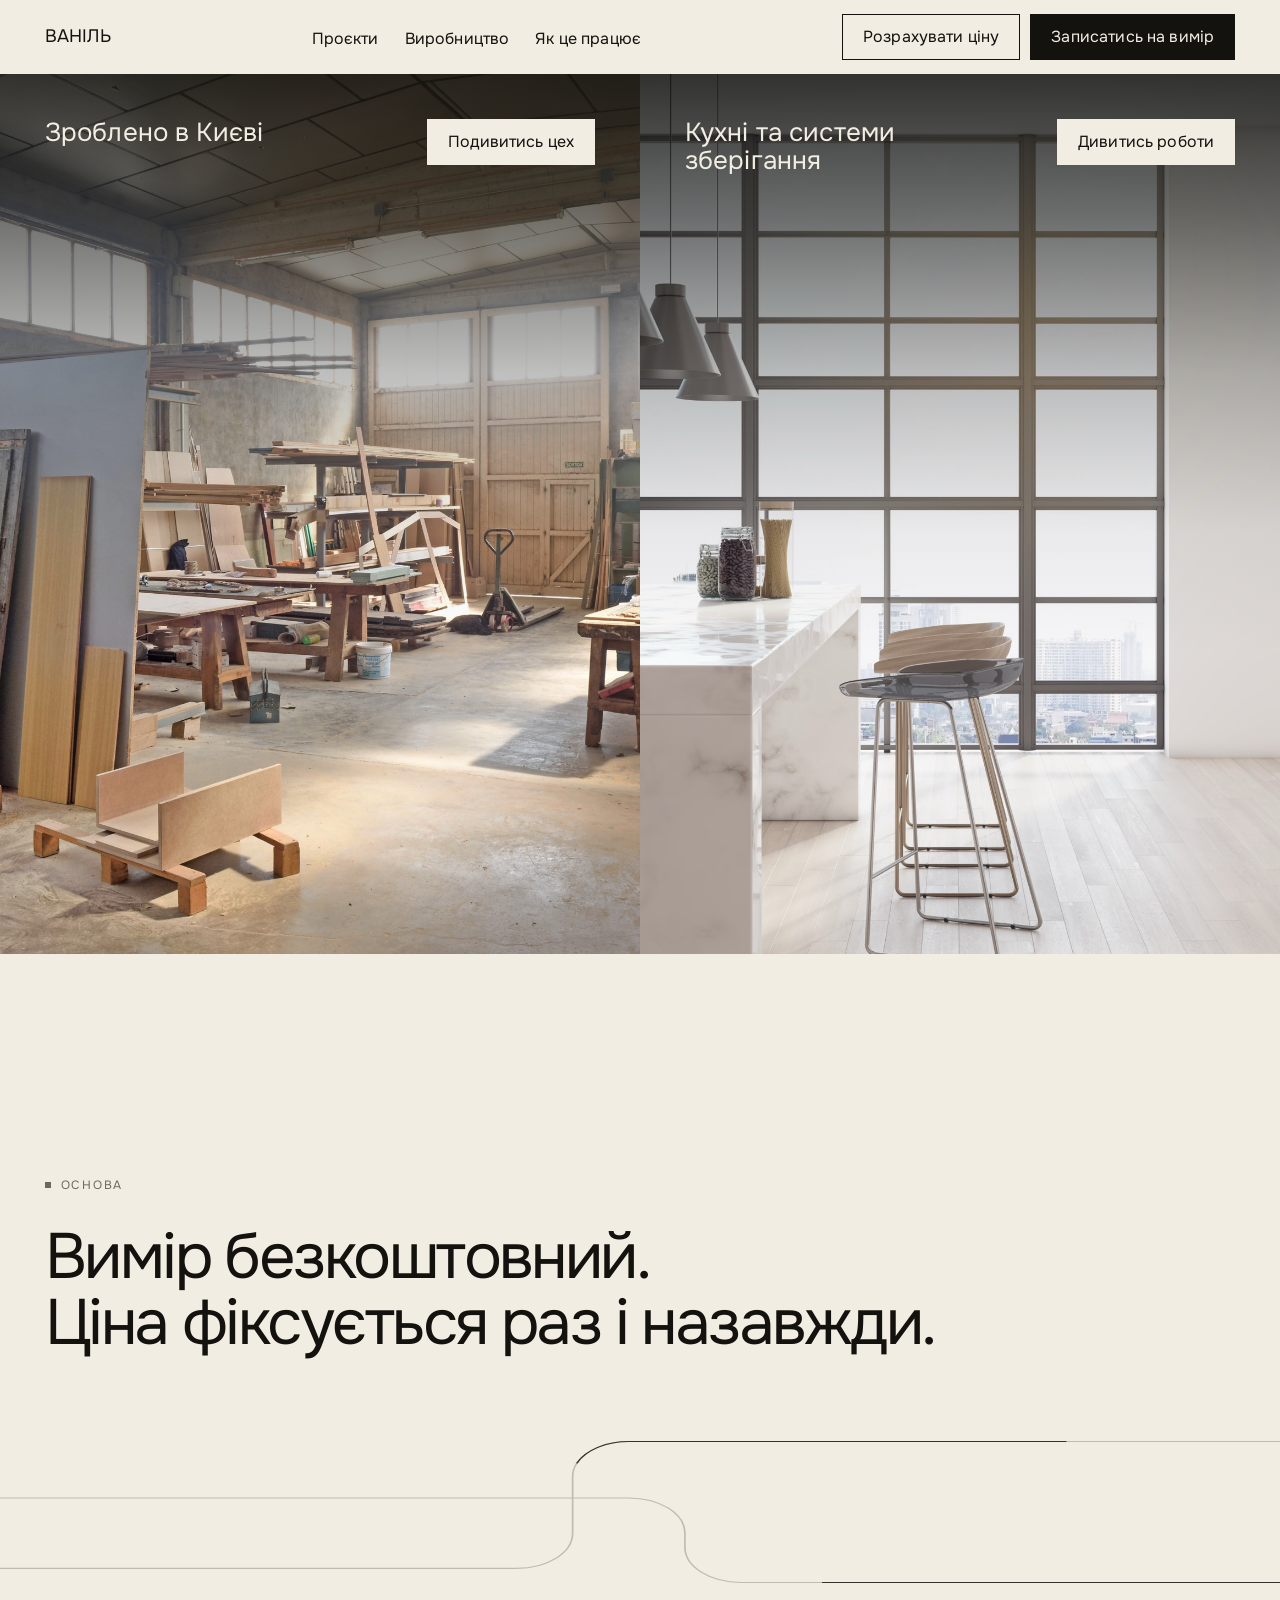
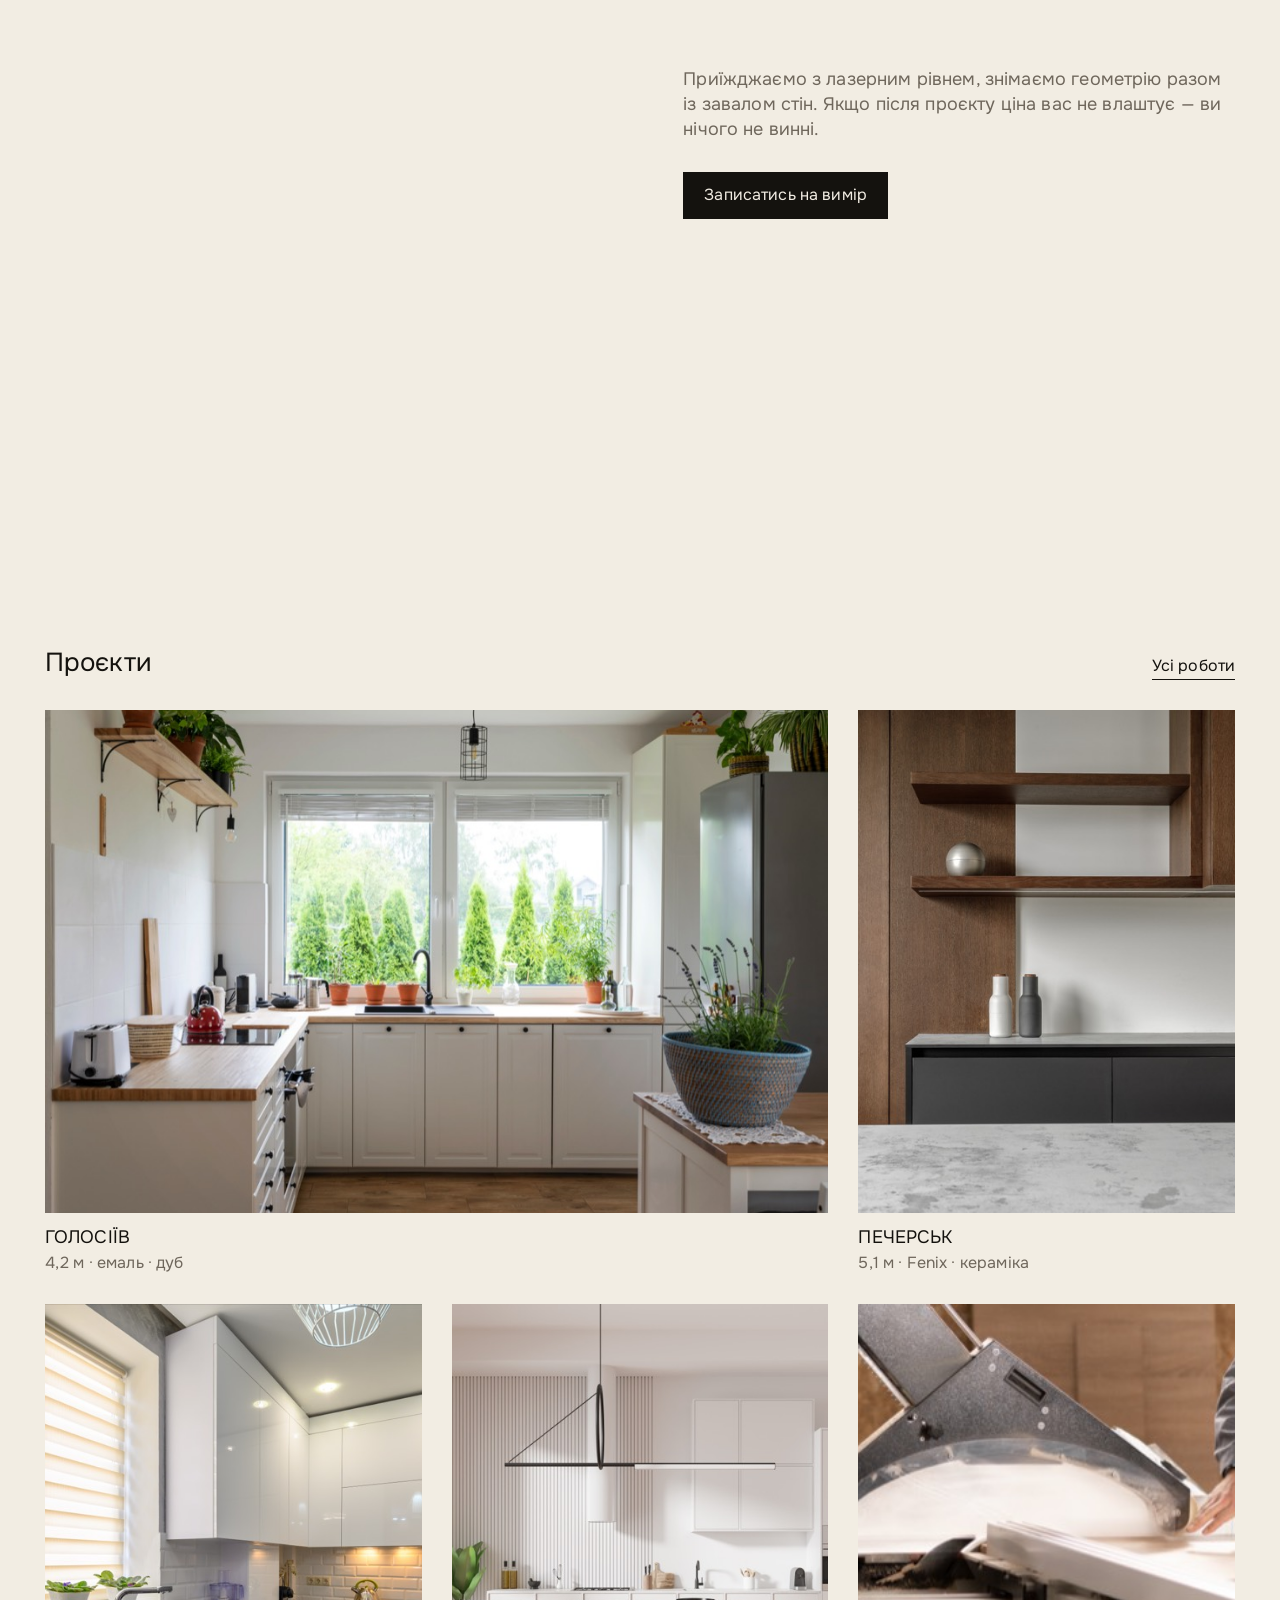
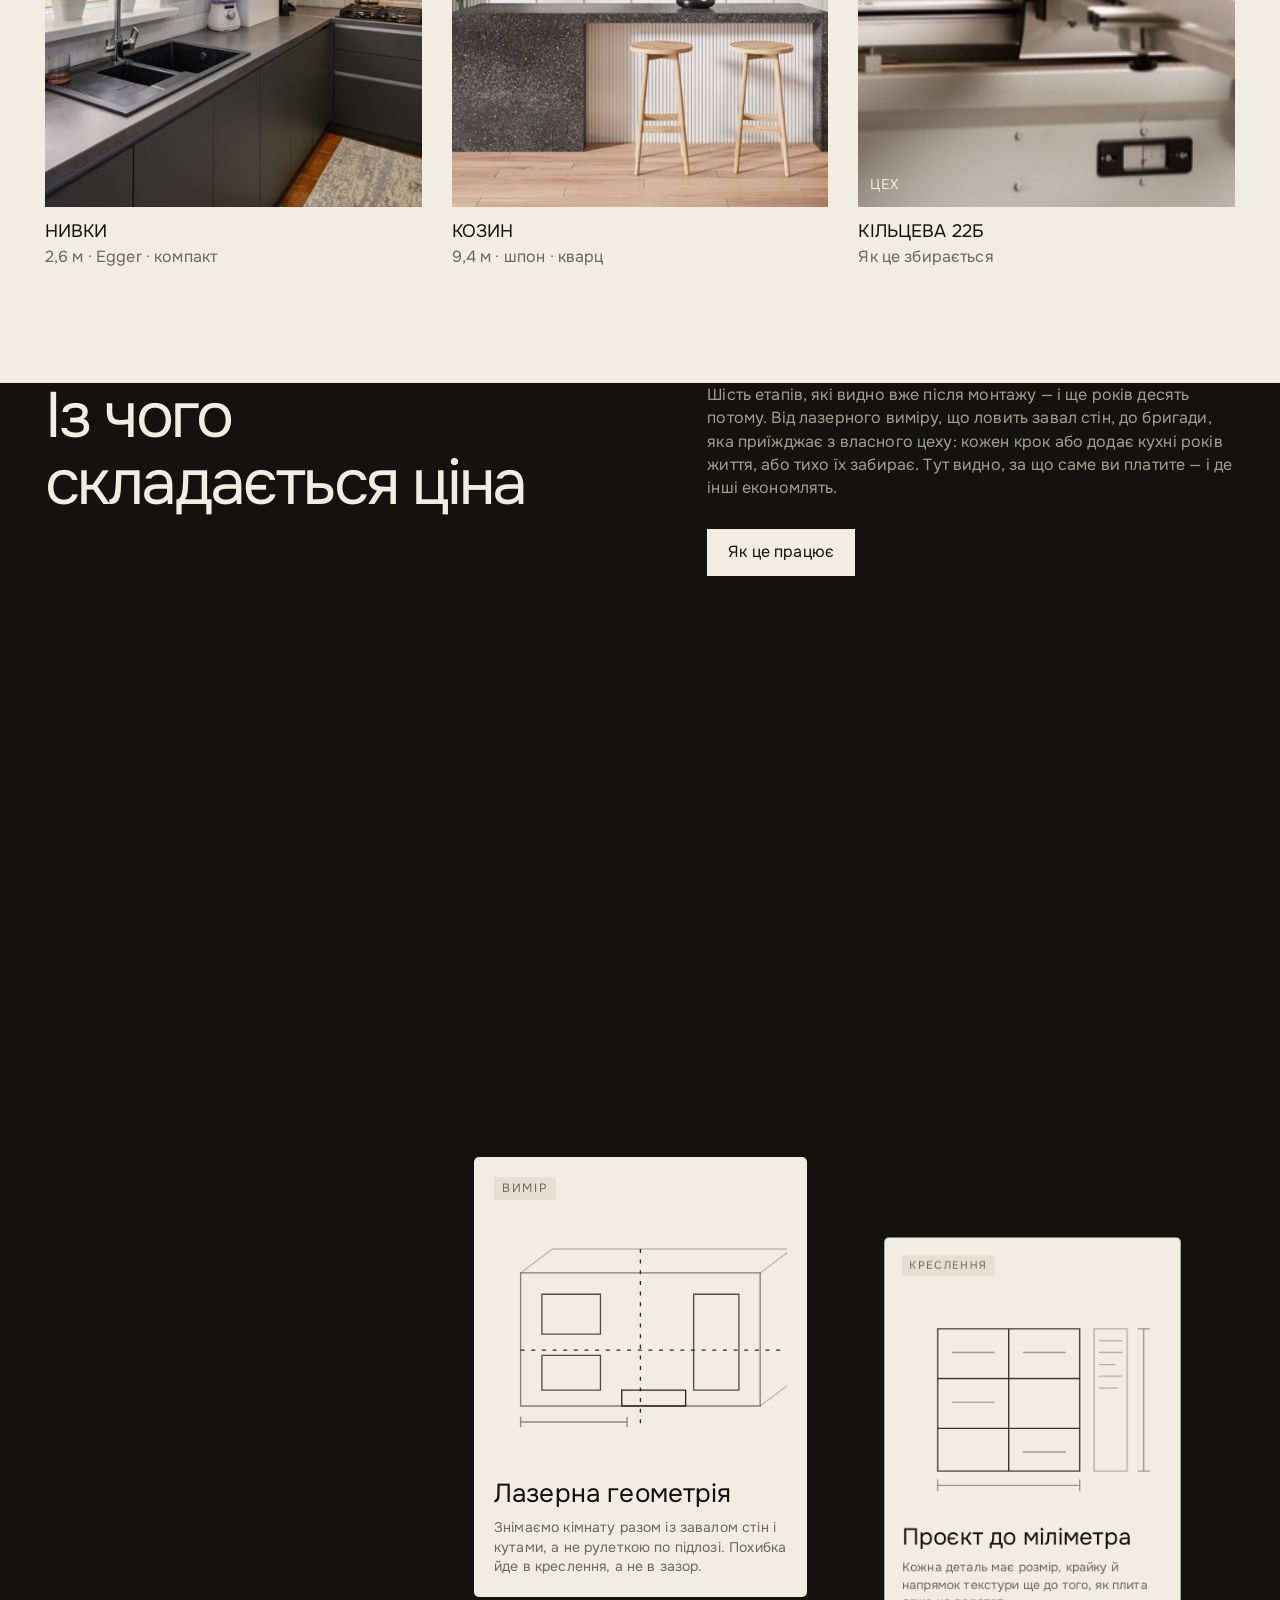
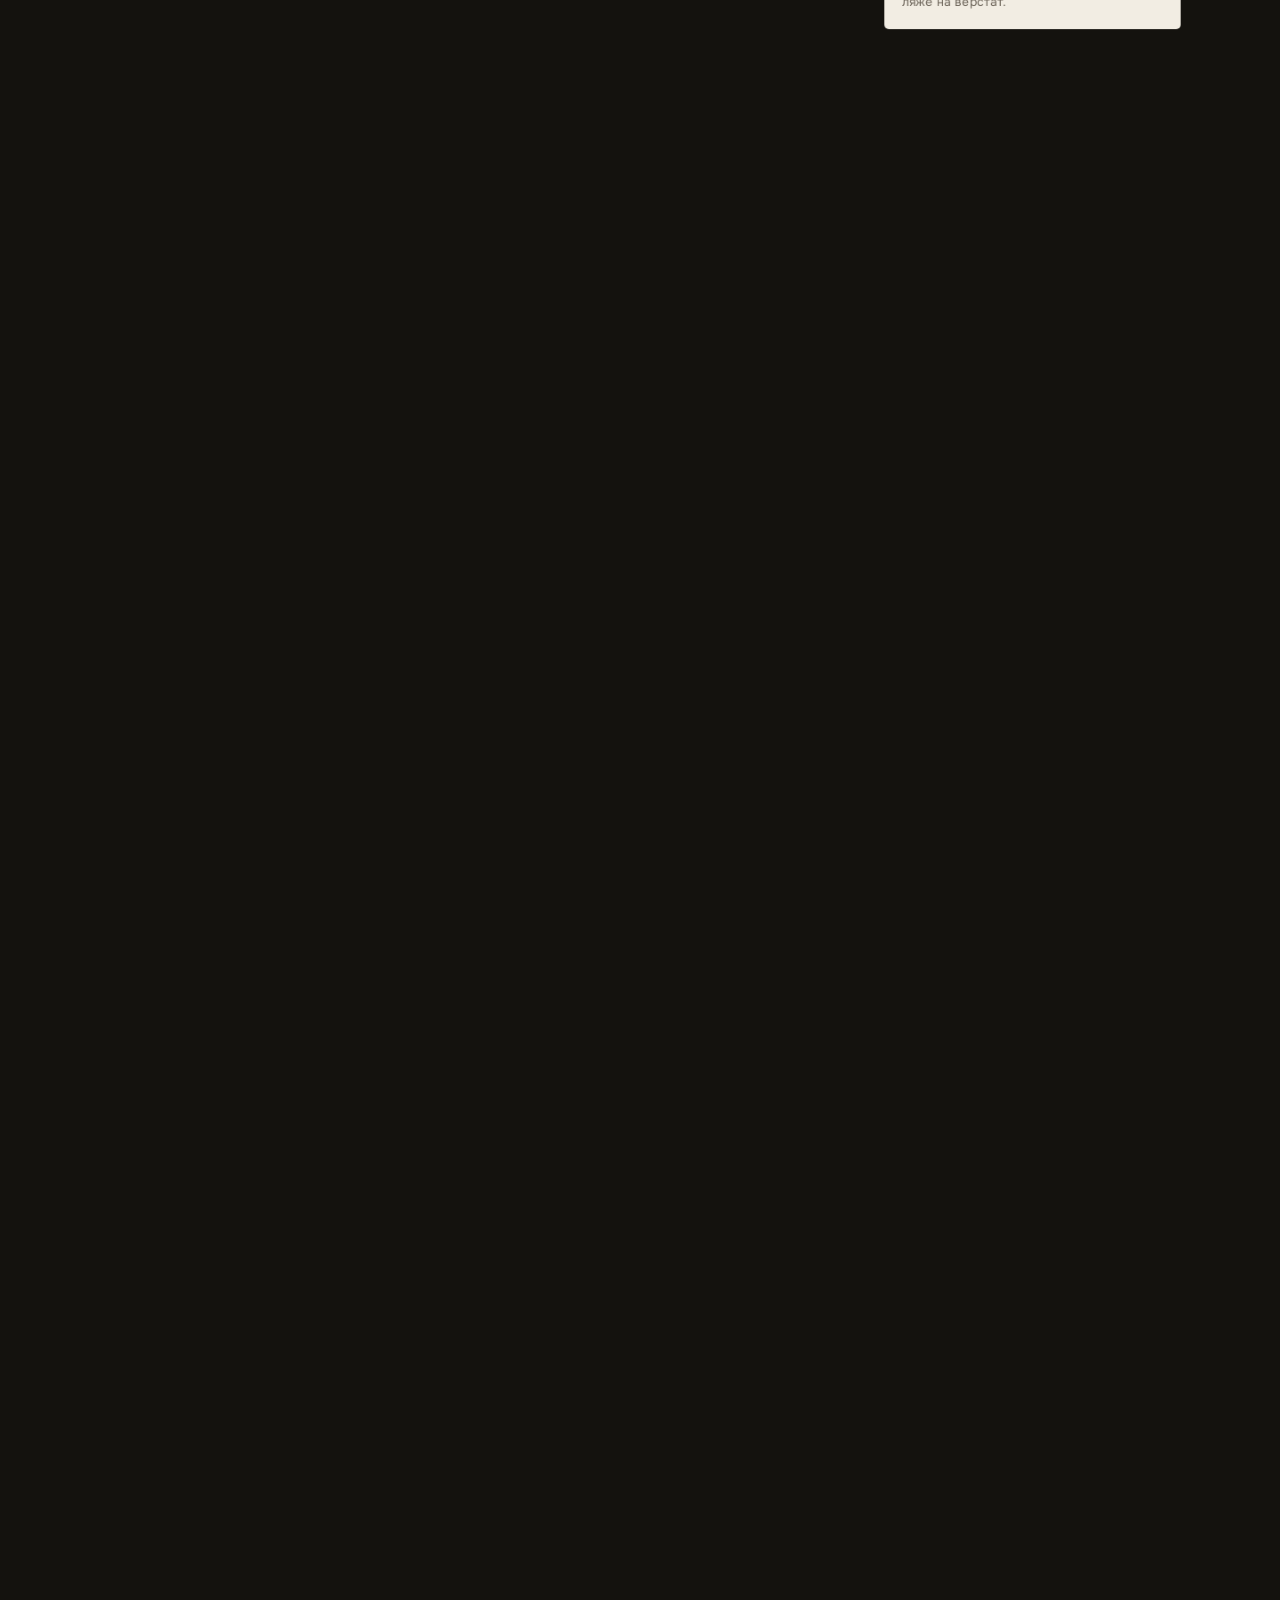
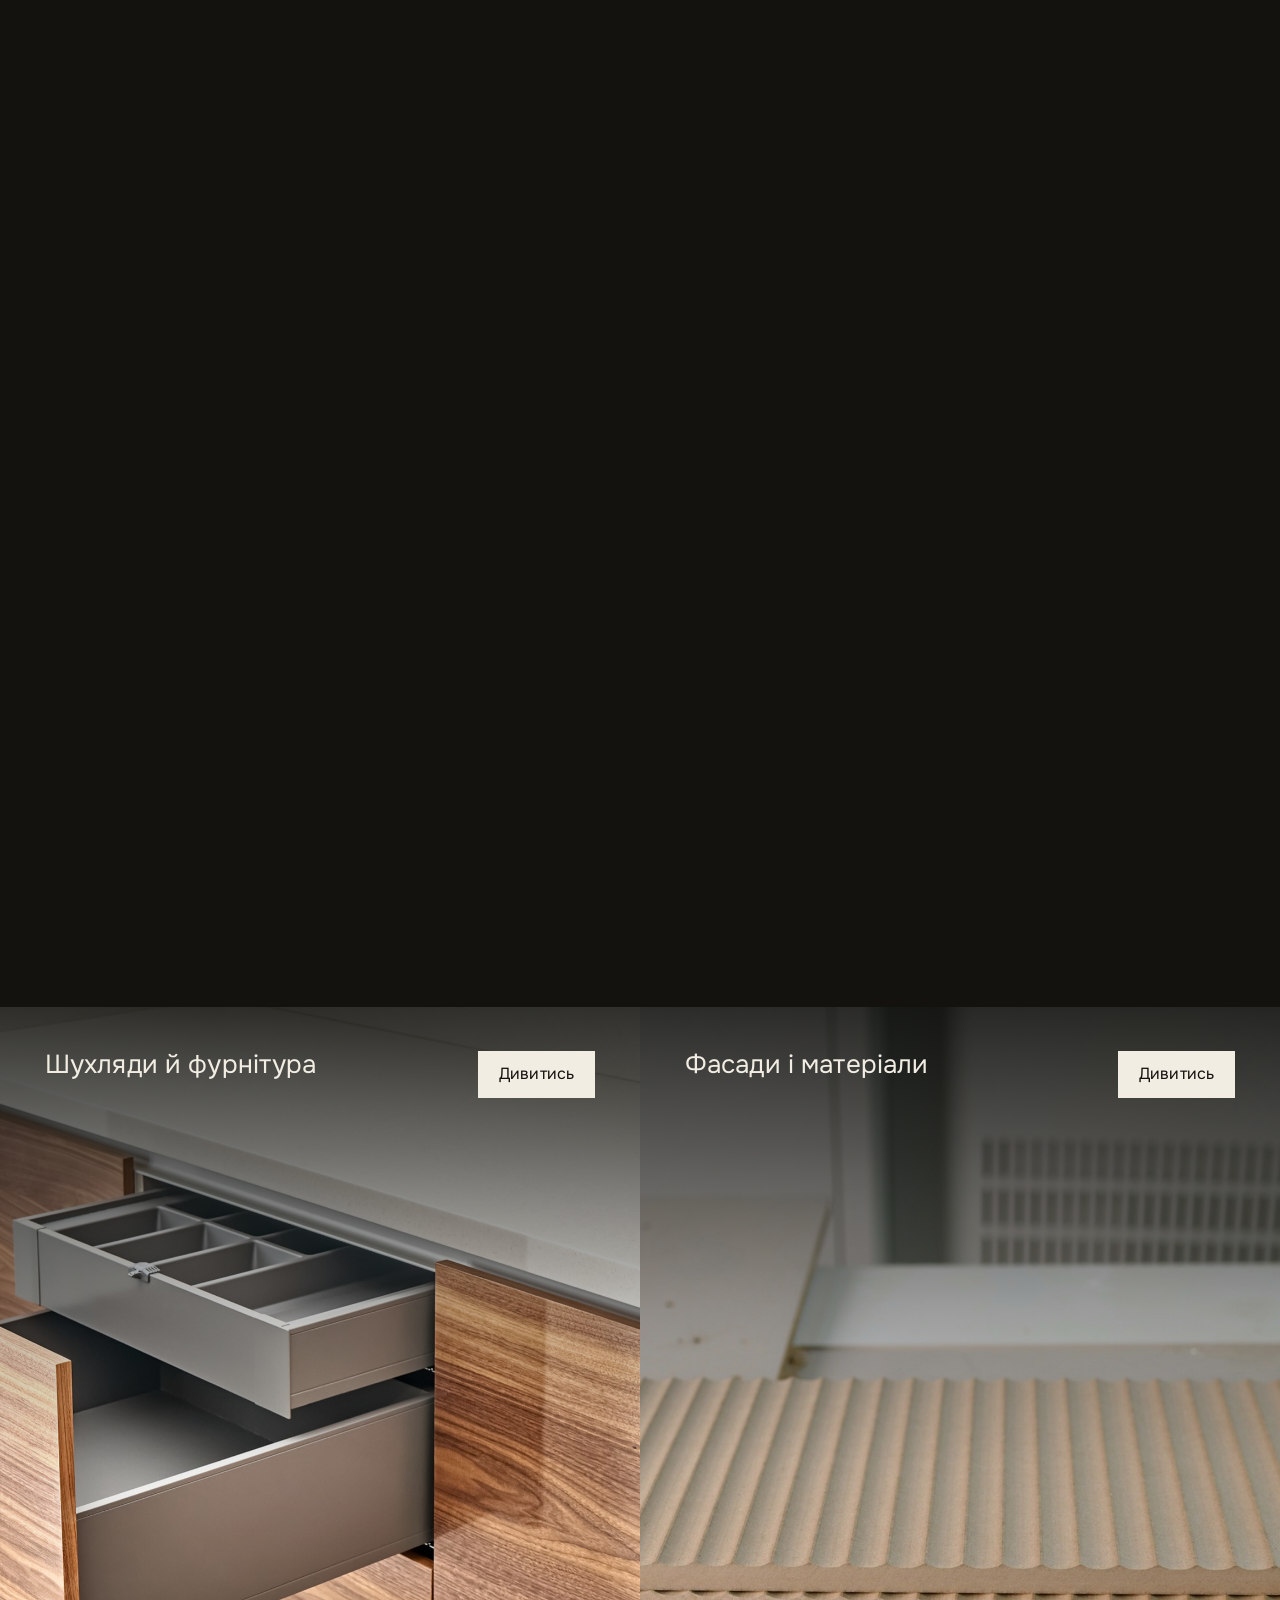
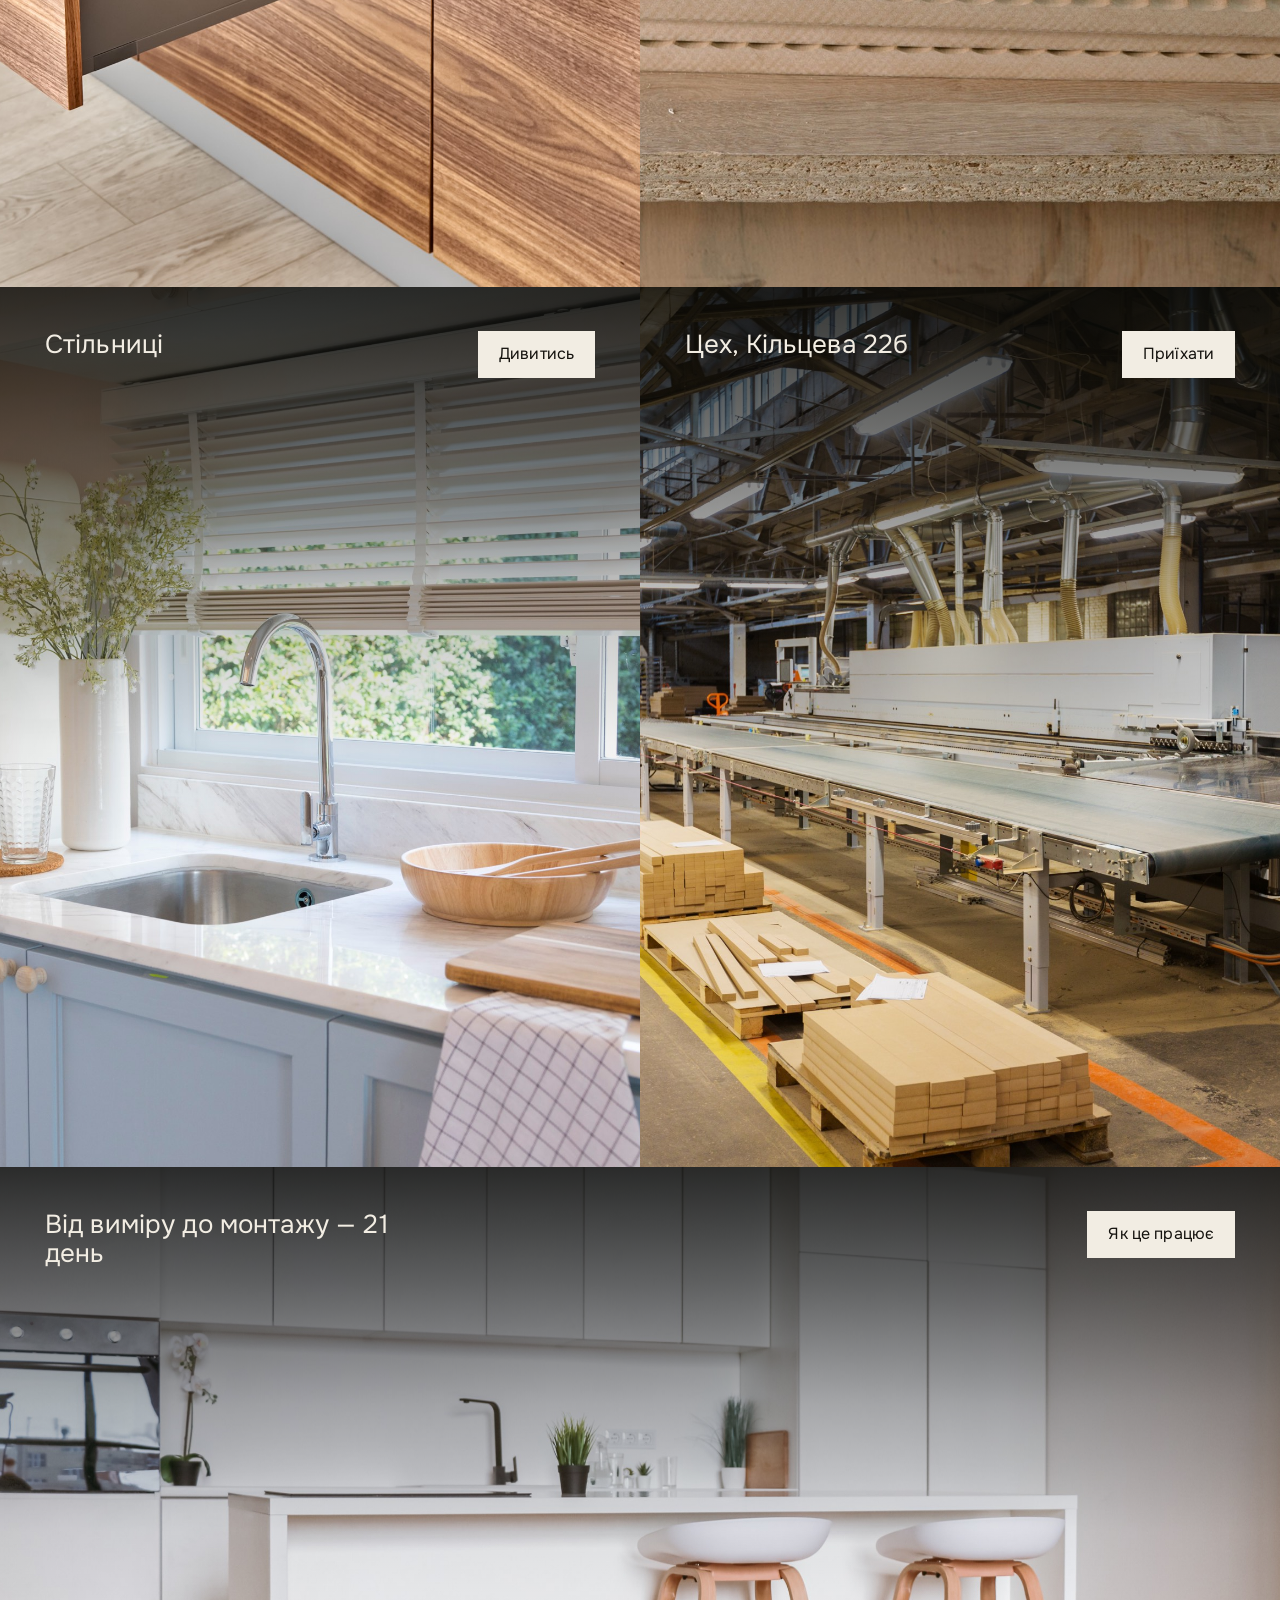
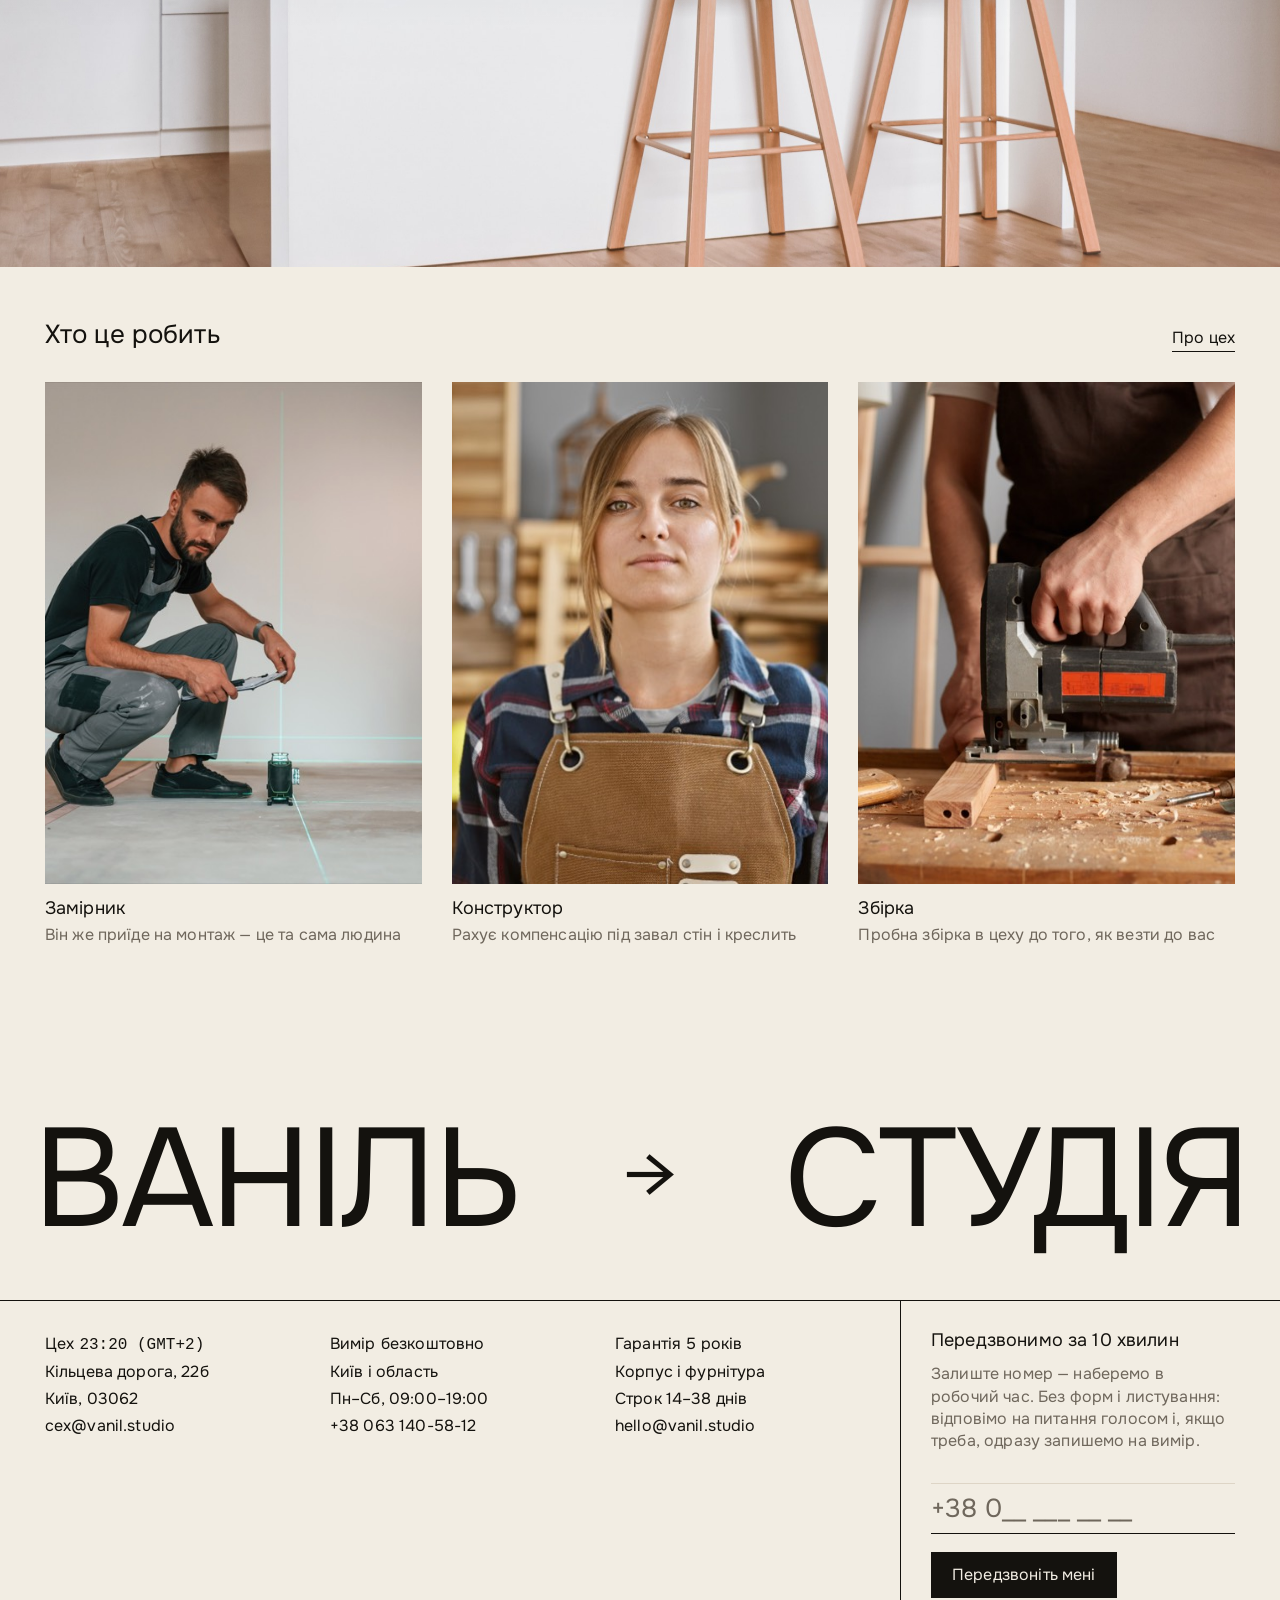
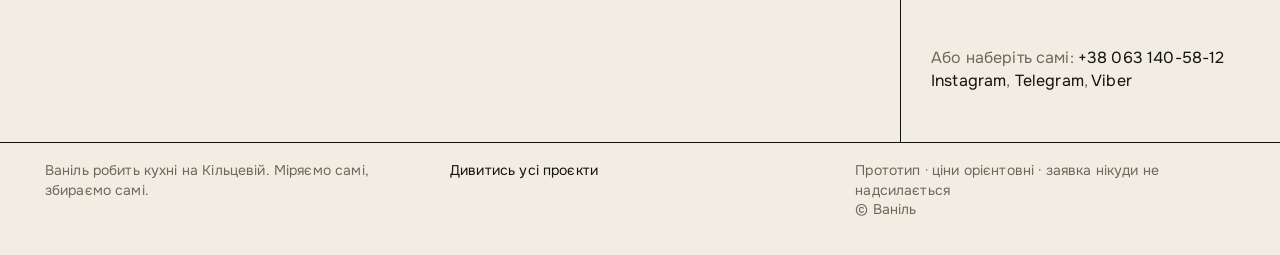
<file: index.html>
<!doctype html>
<html lang="uk">
<head>
<meta charset="utf-8">
<meta name="viewport" content="width=device-width, initial-scale=1">
<title>Ваніль — кухні на замовлення, Київ</title>
<meta name="description" content="Кухні та системи зберігання на замовлення. Власне виробництво в Києві, вимір безкоштовно, від виміру до монтажу 21 день.">
<link rel="icon" href="data:image/svg+xml,%3Csvg xmlns='http://www.w3.org/2000/svg' viewBox='0 0 32 32'%3E%3Crect width='32' height='32' fill='%23000'/%3E%3Ctext x='16' y='23' font-size='20' text-anchor='middle' fill='%23fff' font-family='Helvetica,Arial'%3E%D0%92%3C/text%3E%3C/svg%3E">
<link rel="preconnect" href="https://fonts.googleapis.com">
<link rel="preconnect" href="https://fonts.gstatic.com" crossorigin>
<link rel="stylesheet" href="https://fonts.googleapis.com/css2?family=Onest:wght@400&amp;family=Manrope:wght@400&amp;display=swap">
<link rel="stylesheet" href="assets/style.css">
</head>
<body>
<a class="skip" href="#main">До основного вмісту</a>
<header class="nav">
  <a class="nav__mark" href="index.html">ВАНІЛЬ</a>
  <nav class="nav__links" aria-label="Основна навігація"><a href="kolektsii.html">Проєкти</a><a href="vyrobnytstvo.html">Виробництво</a><a href="yak-tse-pratsyuye.html">Як це працює</a></nav>
  <div class="nav__acts">
    <a class="btn" href="rozrakhunok.html">Розрахувати ціну</a>
    <a class="btn btn--primary" href="vymir.html">Записатись на вимір</a>
  </div>
  <button class="nav__burger" id="burger" type="button" aria-label="Меню"
          aria-expanded="false" aria-controls="drawer"><i></i><i></i></button>
</header>
<div class="drawer" id="drawer" aria-hidden="true">
  <a class="l" href="kolektsii.html">Проєкти</a>
  <a class="l" href="vyrobnytstvo.html">Виробництво</a>
  <a class="l" href="yak-tse-pratsyuye.html">Як це працює</a>
  <div class="acts">
    <a class="btn" href="rozrakhunok.html">Розрахувати ціну</a>
    <a class="btn" href="vymir.html">Записатись на вимір</a>
  </div>
  <p class="tel">+38 063 140-58-12<br>Пн–Сб, 09:00–19:00</p>
</div>
<main id="main">
<div class="pair">
  <a class="panel" href="vyrobnytstvo.html">
    <img src="assets/img/176500616-2400.jpg" alt="Столярна робота в цеху">
    <div class="panel__cap"><h1>Зроблено в Києві</h1><span class="btn btn--fill">Подивитись цех</span></div>
  </a>
  <a class="panel" href="kolektsii.html">
    <img src="assets/img/440718296-2400.jpg" alt="Кухня з островом і барними стільцями">
    <div class="panel__cap"><h2>Кухні та системи зберігання</h2><span class="btn btn--fill">Дивитись роботи</span></div>
  </a>
</div>

<section class="claim rv">
  <div class="claim__lead">
    <p class="claim__eye"><i aria-hidden="true"></i>Основа</p>
    <h2 class="claim__h">Вимір безкоштовний.<br>Ціна фіксується раз і назавжди.</h2>
  </div>

  <!-- Смуги йдуть повз текст серединою кадру: заходять зліва внизу,
       сходинками піднімаються і виходять угору праворуч. Намальовані двічі —
       бліда підкладка тримає малюнок, поверх тим самим контуром біжить
       світлий відрізок, і веде його скрол, а не таймер. -->
  <div class="claim__artwrap" aria-hidden="true">
  <svg class="claim__art" viewBox="0 0 1140 440" fill="none" preserveAspectRatio="none"
       focusable="false">
    <g class="claim__base">
      <path d="M-20 200H560a50 50 0 0 1 50 50V270a50 50 0 0 0 50 50H1160"/>
      <path d="M-20 300H460a50 50 0 0 0 50-50V170a50 50 0 0 1 50-50H1160"/>
    </g>
    <g class="claim__flow">
      <path pathLength="1" style="--i:0" d="M-20 200H560a50 50 0 0 1 50 50V270a50 50 0 0 0 50 50H1160"/>
      <path pathLength="1" style="--i:1" d="M-20 300H460a50 50 0 0 0 50-50V170a50 50 0 0 1 50-50H1160"/>
    </g>
  </svg>
  </div>

  <div class="claim__foot">
    <p class="claim__body">Приїжджаємо з лазерним рівнем, знімаємо геометрію разом із завалом
       стін. Якщо після проєкту ціна вас не влаштує — ви нічого не винні.</p>
    <div class="claim__acts">
      <a class="btn btn--primary" href="vymir.html">Записатись на вимір</a>
    </div>
  </div>
</section>

<div class="shead rv"><h2>Проєкти</h2><a href="kolektsii.html">Усі роботи</a></div>
<div class="grid3 rv">
  <a class="card" href="proekt-holosiiv.html">
    <span class="ph">
      <img class="base" src="assets/img/392855306-900.jpg" alt="ГОЛОСІЇВ, кухня на замовлення" loading="lazy" decoding="async">
      <img class="alt" src="assets/img/333339402-900.jpg" alt="" aria-hidden="true" loading="lazy" decoding="async">
    </span>
    <span class="nm">ГОЛОСІЇВ</span><span class="sub">4,2 м · емаль · дуб</span>
  </a>
  <a class="card" href="proekt-pechersk.html">
    <span class="ph">
      <img class="base" src="assets/img/481835359-900.jpg" alt="ПЕЧЕРСЬК, кухня на замовлення" loading="lazy" decoding="async">
      <img class="alt" src="assets/img/206022642-900.jpg" alt="" aria-hidden="true" loading="lazy" decoding="async">
    </span>
    <span class="nm">ПЕЧЕРСЬК</span><span class="sub">5,1 м · Fenix · кераміка</span>
  </a>
  <a class="card" href="proekt-nyvky.html">
    <span class="ph">
      <img class="base" src="assets/img/423697330-900.jpg" alt="НИВКИ, кухня на замовлення" loading="lazy" decoding="async">
      <img class="alt" src="assets/img/1014741039-900.jpg" alt="" aria-hidden="true" loading="lazy" decoding="async">
    </span>
    <span class="nm">НИВКИ</span><span class="sub">2,6 м · Egger · компакт</span>
  </a>
  <a class="card" href="proekt-kozyn.html">
    <span class="ph">
      <img class="base" src="assets/img/909707882-900.jpg" alt="КОЗИН, кухня на замовлення" loading="lazy" decoding="async">
      <img class="alt" src="assets/img/410168594-900.jpg" alt="" aria-hidden="true" loading="lazy" decoding="async">
    </span>
    <span class="nm">КОЗИН</span><span class="sub">9,4 м · шпон · кварц</span>
  </a>
  <a class="card" href="vyrobnytstvo.html">
    <span class="ph">
      <img class="base" src="assets/img/569066781-900.jpg" alt="Розкрій на форматно-розкрійному верстаті" loading="lazy" decoding="async">
      <img class="alt" src="assets/img/326808056-900.jpg" alt="" aria-hidden="true" loading="lazy" decoding="async">
      <span class="tag">Цех</span>
    </span>
    <span class="nm">КІЛЬЦЕВА 22Б</span><span class="sub">Як це збирається</span>
  </a>
</div>

<section class="rail" id="rail" aria-labelledby="railh">
  <div class="rail__head">
      <h2 id="railh">Із чого<br>складається ціна</h2>
      <div class="rail__intro">
        <p>Шість етапів, які видно вже після монтажу — і ще років десять потому.
           Від лазерного виміру, що ловить завал стін, до бригади, яка приїжджає
           з власного цеху: кожен крок або додає кухні років життя, або тихо їх
           забирає. Тут видно, за що саме ви платите — і де інші економлять.</p>
        <a class="btn btn--fill" href="yak-tse-pratsyuye.html">Як це працює</a>
      </div>
    </div>

  <div class="rail__pin">
    <div class="rail__stage">
      <div class="rail__track" id="railTrack">

      <div class="rcard" style="--dy:0">
        <span class="rcard__top"><span class="rcard__tag">Вимір</span></span>
        <span class="rcard__vis" aria-hidden="true">
          <svg viewBox="0 0 220 160" fill="none" stroke="currentColor" stroke-width="1" vector-effect="non-scaling-stroke">
            <path d="M20 30h180v100H20z" opacity=".55"/>
            <path d="M20 30 44 12h180l-24 18M200 30l24-18v100l-24 18" opacity=".25"/>
            <path d="M110 12v136M20 88h204" stroke-dasharray="3 5"/>
            <path d="M36 46h44v30H36zM36 92h44v26H36zM150 46h34v72h-34z" opacity=".8"/>
            <path d="M96 118h48v12H96z"/>
            <path d="M20 142h80m-80-4v8m80-8v8" opacity=".5"/>
          </svg>
        </span>
        <span class="rcard__body">
          <b>Лазерна геометрія</b>
          <span>Знімаємо кімнату разом із завалом стін і кутами, а не рулеткою по підлозі. Похибка йде в креслення, а не в зазор.</span>
        </span>
      </div>

      <div class="rcard" style="--dy:1">
        <span class="rcard__top"><span class="rcard__tag">Креслення</span></span>
        <span class="rcard__vis" aria-hidden="true">
          <svg viewBox="0 0 220 160" fill="none" stroke="currentColor" stroke-width="1" vector-effect="non-scaling-stroke">
            <path d="M30 20h120v120H30z"/>
            <path d="M30 62h120M30 104h120M90 20v120"/>
            <path d="M42 40h36M42 82h36M102 40h36M102 124h36" opacity=".45"/>
            <path d="M162 20h28v120h-28z" opacity=".35"/>
            <path d="M166 30h20M166 40h20M166 50h14M166 60h20M166 70h16" opacity=".35"/>
            <path d="M30 152h120m-120-5v10m120-10v10" opacity=".5"/>
            <path d="M204 20v120m-5-120h10m-10 120h10" opacity=".5"/>
          </svg>
        </span>
        <span class="rcard__body">
          <b>Проєкт до міліметра</b>
          <span>Кожна деталь має розмір, крайку й напрямок текстури ще до того, як плита ляже на верстат.</span>
        </span>
      </div>

      <div class="rcard" style="--dy:2">
        <span class="rcard__top"><span class="rcard__tag">Розкрій</span></span>
        <span class="rcard__vis" aria-hidden="true">
          <svg viewBox="0 0 220 160" fill="none" stroke="currentColor" stroke-width="1" vector-effect="non-scaling-stroke">
            <path d="M16 16h188v128H16z"/>
            <path d="M16 76h188"/>
            <path d="M28 26h64v40H28zM100 26h44v40h-44zM152 26h44v40h-44z" opacity=".7"/>
            <path d="M28 86h44v48H28zM80 86h30v48H80zM118 86h78v22h-78zM118 116h78v18h-78z" opacity=".7"/>
            <path d="M110 6v148" stroke-dasharray="2 4" opacity=".9"/>
            <circle cx="110" cy="76" r="5"/>
          </svg>
        </span>
        <span class="rcard__body">
          <b>0,2 мм на деталь</b>
          <span>Форматно-розкрійний із підрізною пилкою. Тому фасади сходяться в лінію, а не «майже в лінію».</span>
        </span>
      </div>

      <div class="rcard" style="--dy:1.4">
        <span class="rcard__top"><span class="rcard__tag">Фасади</span></span>
        <span class="rcard__vis" aria-hidden="true">
          <svg viewBox="0 0 220 160" fill="none" stroke="currentColor" stroke-width="1" vector-effect="non-scaling-stroke">
            <path d="M40 40h140v80H40z" opacity=".5"/>
            <path d="M40 44h140M40 48h140M40 52h140M40 56h140M40 60h140M40 64h140" opacity=".9"/>
            <path d="M40 96h140M40 100h140M40 104h140M40 108h140M40 112h140M40 116h140" opacity=".9"/>
            <path d="M40 68h140v24H40z" opacity=".35"/>
            <path d="M24 40v80m-5-80h10m-10 80h10" opacity=".5"/>
            <path d="M196 40h12M196 120h12" opacity=".5"/>
          </svg>
        </span>
        <span class="rcard__body">
          <b>12 шарів емалі</b>
          <span>Ґрунт, шліфування, емаль, знову шліфування. Поверхня не жовтіє й не збирає кожен відбиток.</span>
        </span>
      </div>

      <div class="rcard" style="--dy:.4">
        <span class="rcard__top"><span class="rcard__tag">Фурнітура</span></span>
        <span class="rcard__vis" aria-hidden="true">
          <svg viewBox="0 0 220 160" fill="none" stroke="currentColor" stroke-width="1" vector-effect="non-scaling-stroke">
            <path d="M20 24h180v112H20z" opacity=".4"/>
            <path d="M36 44h150v30H36zM36 86h120v30H36z"/>
            <path d="M36 56h150M36 98h120" stroke-dasharray="3 4" opacity=".5"/>
            <circle cx="94" cy="59" r="4"/><circle cx="82" cy="101" r="4"/>
            <path d="M186 74v12h-30M156 116v10" opacity=".5"/>
            <path d="M200 44l14 15-14 15" opacity=".7"/>
          </svg>
        </span>
        <span class="rcard__body">
          <b>Механіка на 5 років</b>
          <span>Blum і Hettich із доводчиками. Шухляда, яку смикають сорок разів на день, має мовчати.</span>
        </span>
      </div>

      <div class="rcard" style="--dy:1.1">
        <span class="rcard__top"><span class="rcard__tag">Монтаж</span></span>
        <span class="rcard__vis" aria-hidden="true">
          <svg viewBox="0 0 220 160" fill="none" stroke="currentColor" stroke-width="1" vector-effect="non-scaling-stroke">
            <path d="M16 132h188"/>
            <path d="M28 60h48v72H28zM84 60h40v72H84zM132 60h56v72h-56z"/>
            <path d="M28 84h160" opacity=".5"/>
            <path d="M28 24h160v22H28z" opacity=".7"/>
            <path d="M48 96h8M104 96h8M156 96h8"/>
            <path d="M104 46v14" opacity=".4"/>
            <path d="M196 24v108m-5-108h10m-10 108h10" opacity=".5"/>
          </svg>
        </span>
        <span class="rcard__body">
          <b>21 день і один у вас</b>
          <span>Приїжджає бригада, яка це саме й зібрала в цеху. Не «партнери», не субпідряд, не сюрпризи.</span>
        </span>
      </div>

      </div>
    </div>
  </div>
</section>

<div class="pair">
  <a class="panel" href="proekt-holosiiv.html">
    <img src="assets/img/482768426-2400.jpg" alt="Шухляди й фурнітура" loading="lazy" decoding="async">
    <div class="panel__cap"><h2>Шухляди й фурнітура</h2><span class="btn btn--fill">Дивитись</span></div>
  </a>
  <a class="panel" href="kolektsii.html">
    <img src="assets/img/1881669632-2400.jpg" alt="Фасади зі шпону дуба" loading="lazy" decoding="async">
    <div class="panel__cap"><h2>Фасади і матеріали</h2><span class="btn btn--fill">Дивитись</span></div>
  </a>
</div>

<div class="pair">
  <a class="panel" href="proekt-obolon.html">
    <img src="assets/img/431278002-2400.jpg" alt="Кварцова стільниця з інтегрованою мийкою" loading="lazy" decoding="async">
    <div class="panel__cap"><h2>Стільниці</h2><span class="btn btn--fill">Дивитись</span></div>
  </a>
  <a class="panel" href="vyrobnytstvo.html">
    <img src="assets/img/204488526-2400.jpg" alt="Виробничий цех на Кільцевій" loading="lazy" decoding="async">
    <div class="panel__cap"><h2>Цех, Кільцева 22б</h2><span class="btn btn--fill">Приїхати</span></div>
  </a>
</div>

<a class="panel panel--full" href="yak-tse-pratsyuye.html">
  <img src="assets/img/477327388-2400.jpg" alt="Готова кухня-вітальня після монтажу" loading="lazy" decoding="async">
  <div class="panel__cap"><h2>Від виміру до монтажу — 21 день</h2><span class="btn btn--fill">Як це працює</span></div>
</a>

<div class="shead rv"><h2>Хто це робить</h2><a href="vyrobnytstvo.html">Про цех</a></div>
<div class="crew rv">
  <figure><span class="ph"><img src="assets/img/588330283-900.jpg" alt="Замірник знімає геометрію лазерним рівнем" loading="lazy" decoding="async"></span>
    <figcaption>Замірник<span>Він же приїде на монтаж — це та сама людина</span></figcaption></figure>
  <figure><span class="ph"><img src="assets/img/681018192-900.jpg" alt="Конструкторка студії" loading="lazy" decoding="async"></span>
    <figcaption>Конструктор<span>Рахує компенсацію під завал стін і креслить</span></figcaption></figure>
  <figure><span class="ph"><img src="assets/img/569441280-900.jpg" alt="Збірка в цеху" loading="lazy" decoding="async"></span>
    <figcaption>Збірка<span>Пробна збірка в цеху до того, як везти до вас</span></figcaption></figure>
</div>
</main>
<footer class="foot">
  <a class="foot__mark" href="index.html" aria-label="Ваніль Студія — на головну">
    <span>ВАНІЛЬ</span>
    <span class="foot__arw" aria-hidden="true">&#8594;</span>
    <span>СТУДІЯ</span>
  </a>

  <div class="foot__main">
    <div class="foot__info">
      <div>
        <p class="foot__line"><span class="bar">Цех</span> <span class="bar mono" id="clock">--:-- (GMT+3)</span></p>
        <p class="foot__line"><span class="bar">Кільцева дорога, 22б</span></p>
        <p class="foot__line"><span class="bar">Київ, 03062</span></p>
        <p class="foot__line"><span class="bar"><a href="mailto:cex@vanil.studio">cex@vanil.studio</a></span></p>
      </div>
      <div>
        <p class="foot__line"><span class="bar">Вимір</span> <span class="bar">безкоштовно</span></p>
        <p class="foot__line"><span class="bar">Київ і область</span></p>
        <p class="foot__line"><span class="bar">Пн–Сб, 09:00–19:00</span></p>
        <p class="foot__line"><span class="bar"><a href="tel:+380631405812">+38 063 140-58-12</a></span></p>
      </div>
      <div>
        <p class="foot__line"><span class="bar">Гарантія</span> <span class="bar">5 років</span></p>
        <p class="foot__line"><span class="bar">Корпус і фурнітура</span></p>
        <p class="foot__line"><span class="bar">Строк 14–38 днів</span></p>
        <p class="foot__line"><span class="bar"><a href="mailto:hello@vanil.studio">hello@vanil.studio</a></span></p>
      </div>
    </div>

    <div class="foot__mail">
      <h2>Передзвонимо за 10 хвилин</h2>
      <p class="foot__hint">Залиште номер — наберемо в робочий час. Без форм і листування:
         відповімо на питання голосом і, якщо треба, одразу запишемо на вимір.</p>
      <form id="cb">
        <input type="tel" id="cbtel" inputmode="tel" autocomplete="tel"
               placeholder="+38 0__ ___ __ __" aria-label="Ваш телефон">
        <button class="btn btn--primary" type="submit">Передзвоніть мені</button>
        <p class="fnote" id="cbnote" role="status" aria-live="polite"></p>
      </form>
      <div class="foot__soc">
        <p>Або наберіть самі: <a href="tel:+380631405812">+38 063 140-58-12</a></p>
        <p><a href="vymir.html">Instagram</a>, <a href="vymir.html">Telegram</a>, <a href="vymir.html">Viber</a></p>
      </div>
    </div>
  </div>

  <div class="foot__bot">
    <p>Ваніль робить кухні на Кільцевій. Міряємо самі, збираємо самі.</p>
    <p><a href="kolektsii.html">Дивитись усі проєкти</a></p>
    <p>Прототип · ціни орієнтовні · заявка нікуди не надсилається<br>© Ваніль</p>
  </div>
</footer>
<script src="assets/app.js" defer></script>
</body>
</html>
</file>
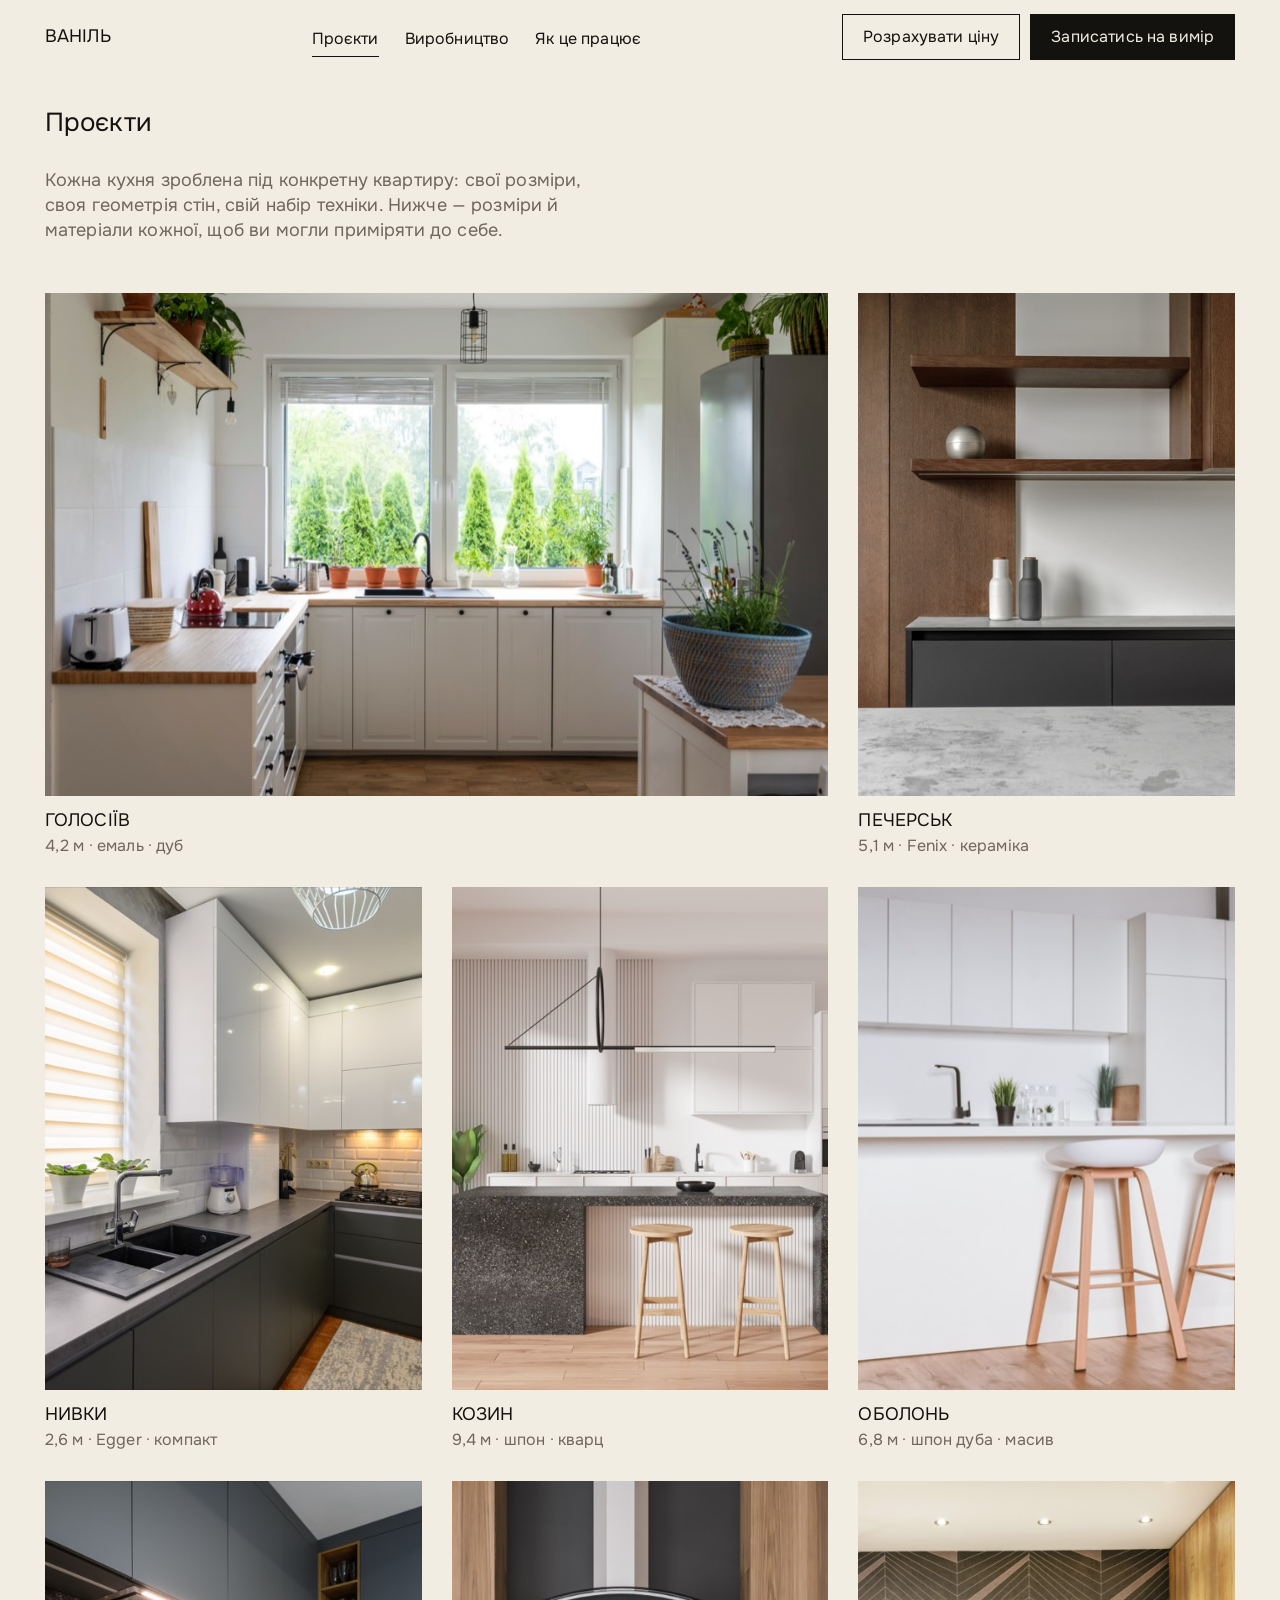
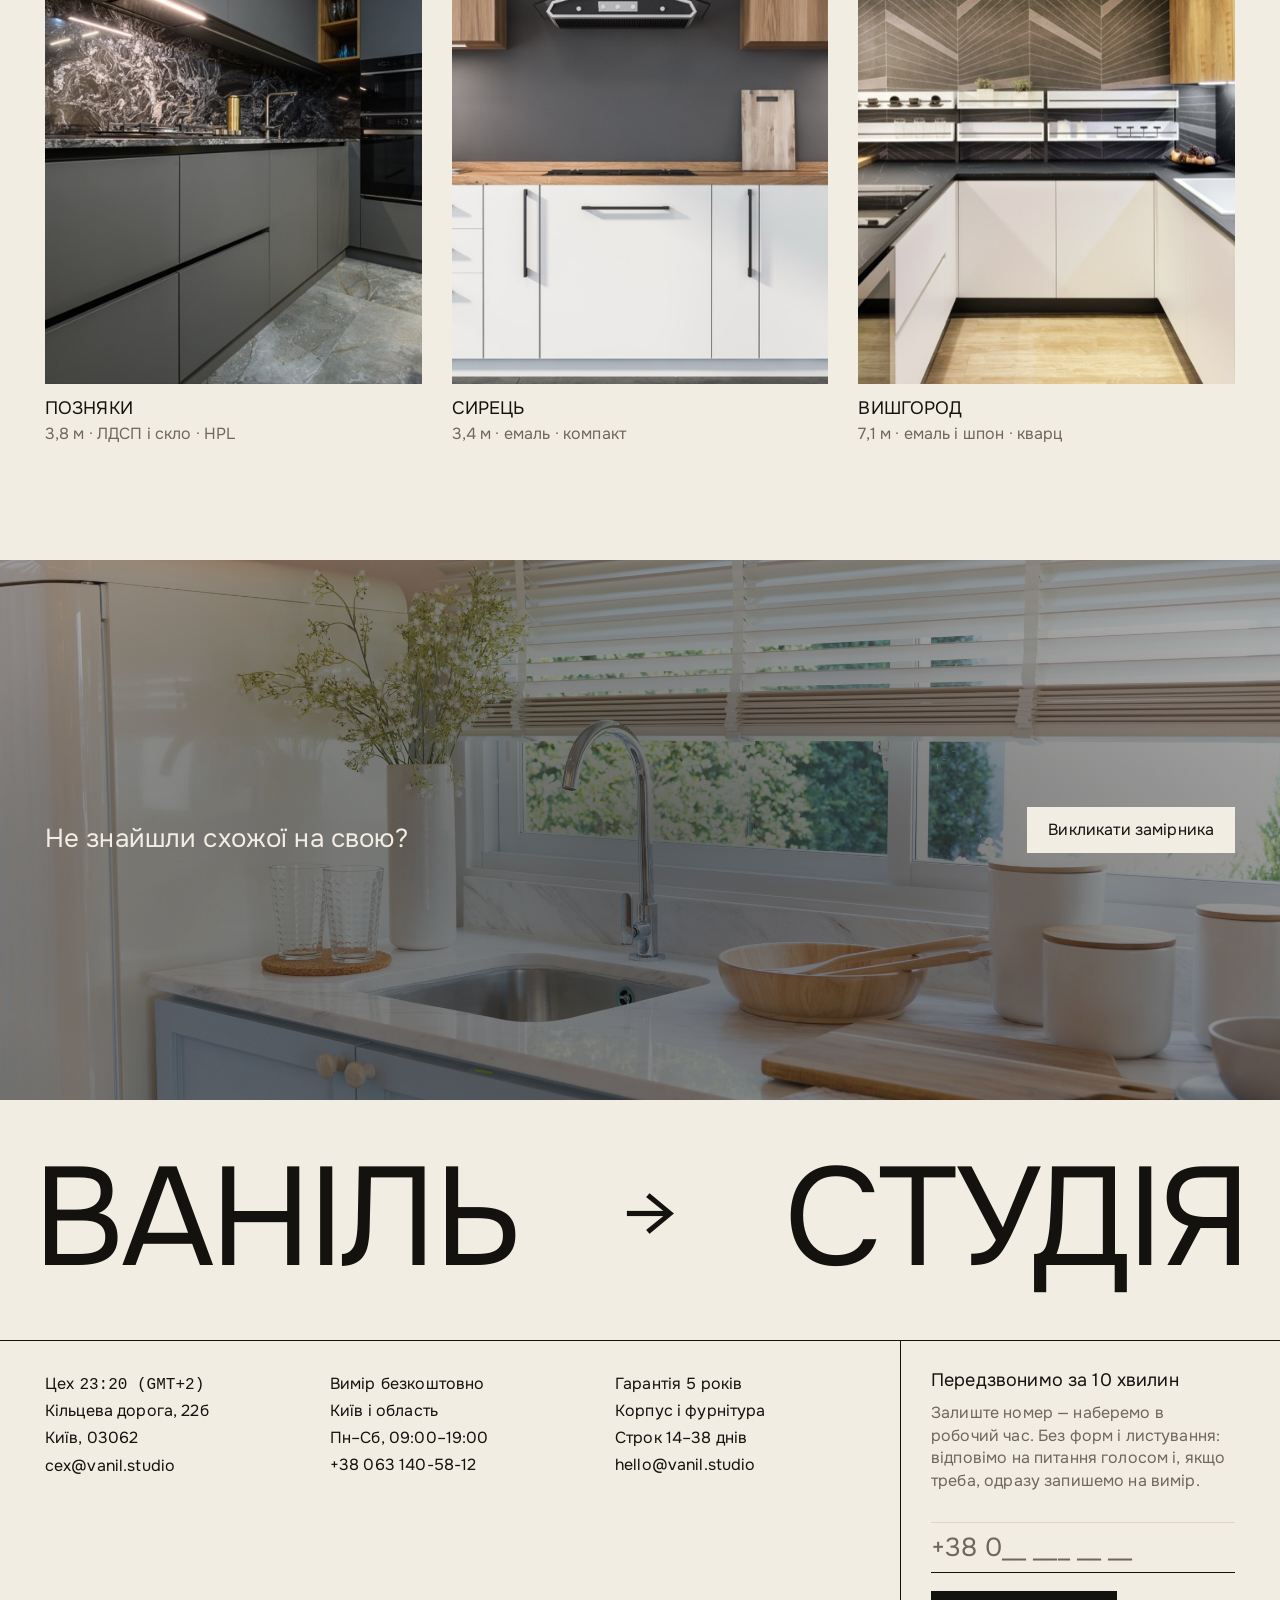
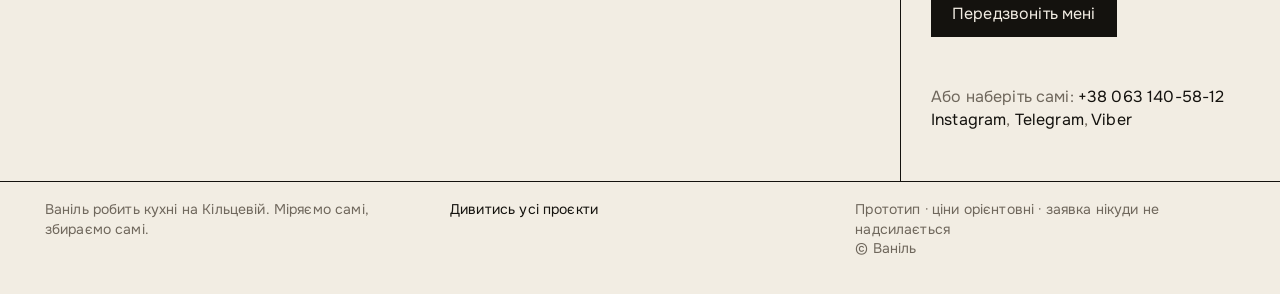
<file: kolektsii.html>
<!doctype html>
<html lang="uk">
<head>
<meta charset="utf-8">
<meta name="viewport" content="width=device-width, initial-scale=1">
<title>Проєкти — Ваніль</title>
<meta name="description" content="Вісім кухонь на замовлення з розмірами, матеріалами і строками — щоб приміряти до своєї квартири.">
<link rel="icon" href="data:image/svg+xml,%3Csvg xmlns='http://www.w3.org/2000/svg' viewBox='0 0 32 32'%3E%3Crect width='32' height='32' fill='%23000'/%3E%3Ctext x='16' y='23' font-size='20' text-anchor='middle' fill='%23fff' font-family='Helvetica,Arial'%3E%D0%92%3C/text%3E%3C/svg%3E">
<link rel="preconnect" href="https://fonts.googleapis.com">
<link rel="preconnect" href="https://fonts.gstatic.com" crossorigin>
<link rel="stylesheet" href="https://fonts.googleapis.com/css2?family=Onest:wght@400&amp;family=Manrope:wght@400&amp;display=swap">
<link rel="stylesheet" href="assets/style.css">
</head>
<body>
<a class="skip" href="#main">До основного вмісту</a>
<header class="nav">
  <a class="nav__mark" href="index.html">ВАНІЛЬ</a>
  <nav class="nav__links" aria-label="Основна навігація"><a href="kolektsii.html" aria-current="page">Проєкти</a><a href="vyrobnytstvo.html">Виробництво</a><a href="yak-tse-pratsyuye.html">Як це працює</a></nav>
  <div class="nav__acts">
    <a class="btn" href="rozrakhunok.html">Розрахувати ціну</a>
    <a class="btn btn--primary" href="vymir.html">Записатись на вимір</a>
  </div>
  <button class="nav__burger" id="burger" type="button" aria-label="Меню"
          aria-expanded="false" aria-controls="drawer"><i></i><i></i></button>
</header>
<div class="drawer" id="drawer" aria-hidden="true">
  <a class="l" href="kolektsii.html" aria-current="page">Проєкти</a>
  <a class="l" href="vyrobnytstvo.html">Виробництво</a>
  <a class="l" href="yak-tse-pratsyuye.html">Як це працює</a>
  <div class="acts">
    <a class="btn" href="rozrakhunok.html">Розрахувати ціну</a>
    <a class="btn" href="vymir.html">Записатись на вимір</a>
  </div>
  <p class="tel">+38 063 140-58-12<br>Пн–Сб, 09:00–19:00</p>
</div>
<main id="main">
<section class="page">
  <h1>Проєкти</h1>
  <p class="intro">Кожна кухня зроблена під конкретну квартиру: свої розміри, своя геометрія стін, свій набір техніки. Нижче — розміри й матеріали кожної, щоб ви могли приміряти до себе.</p>
</section>

<div class="grid3 rv">
  <a class="card" href="proekt-holosiiv.html">
    <span class="ph">
      <img class="base" src="assets/img/392855306-900.jpg" alt="ГОЛОСІЇВ, кухня на замовлення" loading="lazy" decoding="async">
      <img class="alt" src="assets/img/333339402-900.jpg" alt="" aria-hidden="true" loading="lazy" decoding="async">
    </span>
    <span class="nm">ГОЛОСІЇВ</span><span class="sub">4,2 м · емаль · дуб</span>
  </a>
  <a class="card" href="proekt-pechersk.html">
    <span class="ph">
      <img class="base" src="assets/img/481835359-900.jpg" alt="ПЕЧЕРСЬК, кухня на замовлення" loading="lazy" decoding="async">
      <img class="alt" src="assets/img/206022642-900.jpg" alt="" aria-hidden="true" loading="lazy" decoding="async">
    </span>
    <span class="nm">ПЕЧЕРСЬК</span><span class="sub">5,1 м · Fenix · кераміка</span>
  </a>
  <a class="card" href="proekt-nyvky.html">
    <span class="ph">
      <img class="base" src="assets/img/423697330-900.jpg" alt="НИВКИ, кухня на замовлення" loading="lazy" decoding="async">
      <img class="alt" src="assets/img/1014741039-900.jpg" alt="" aria-hidden="true" loading="lazy" decoding="async">
    </span>
    <span class="nm">НИВКИ</span><span class="sub">2,6 м · Egger · компакт</span>
  </a>
  <a class="card" href="proekt-kozyn.html">
    <span class="ph">
      <img class="base" src="assets/img/909707882-900.jpg" alt="КОЗИН, кухня на замовлення" loading="lazy" decoding="async">
      <img class="alt" src="assets/img/410168594-900.jpg" alt="" aria-hidden="true" loading="lazy" decoding="async">
    </span>
    <span class="nm">КОЗИН</span><span class="sub">9,4 м · шпон · кварц</span>
  </a>
  <a class="card" href="proekt-obolon.html">
    <span class="ph">
      <img class="base" src="assets/img/477327388-900.jpg" alt="ОБОЛОНЬ, кухня на замовлення" loading="lazy" decoding="async">
      <img class="alt" src="assets/img/516881156-900.jpg" alt="" aria-hidden="true" loading="lazy" decoding="async">
    </span>
    <span class="nm">ОБОЛОНЬ</span><span class="sub">6,8 м · шпон дуба · масив</span>
  </a>
  <a class="card" href="proekt-poznyaky.html">
    <span class="ph">
      <img class="base" src="assets/img/511069774-900.jpg" alt="ПОЗНЯКИ, кухня на замовлення" loading="lazy" decoding="async">
      <img class="alt" src="assets/img/492445295-900.jpg" alt="" aria-hidden="true" loading="lazy" decoding="async">
    </span>
    <span class="nm">ПОЗНЯКИ</span><span class="sub">3,8 м · ЛДСП і скло · HPL</span>
  </a>
  <a class="card" href="proekt-syrets.html">
    <span class="ph">
      <img class="base" src="assets/img/443197502-900.jpg" alt="СИРЕЦЬ, кухня на замовлення" loading="lazy" decoding="async">
      <img class="alt" src="assets/img/419334060-900.jpg" alt="" aria-hidden="true" loading="lazy" decoding="async">
    </span>
    <span class="nm">СИРЕЦЬ</span><span class="sub">3,4 м · емаль · компакт</span>
  </a>
  <a class="card" href="proekt-vyshhorod.html">
    <span class="ph">
      <img class="base" src="assets/img/401950101-900.jpg" alt="ВИШГОРОД, кухня на замовлення" loading="lazy" decoding="async">
      <img class="alt" src="assets/img/330641655-900.jpg" alt="" aria-hidden="true" loading="lazy" decoding="async">
    </span>
    <span class="nm">ВИШГОРОД</span><span class="sub">7,1 м · емаль і шпон · кварц</span>
  </a>
</div>

<section class="band">
  <img src="assets/img/431278002-2400.jpg" alt="Кухня зі стільницею з кварцу" loading="lazy" decoding="async">
  <div class="band__in">
    <h2>Не знайшли схожої на свою?</h2>
    <a class="btn btn--fill" href="vymir.html">Викликати замірника</a>
  </div>
</section>
</main>
<footer class="foot">
  <a class="foot__mark" href="index.html" aria-label="Ваніль Студія — на головну">
    <span>ВАНІЛЬ</span>
    <span class="foot__arw" aria-hidden="true">&#8594;</span>
    <span>СТУДІЯ</span>
  </a>

  <div class="foot__main">
    <div class="foot__info">
      <div>
        <p class="foot__line"><span class="bar">Цех</span> <span class="bar mono" id="clock">--:-- (GMT+3)</span></p>
        <p class="foot__line"><span class="bar">Кільцева дорога, 22б</span></p>
        <p class="foot__line"><span class="bar">Київ, 03062</span></p>
        <p class="foot__line"><span class="bar"><a href="mailto:cex@vanil.studio">cex@vanil.studio</a></span></p>
      </div>
      <div>
        <p class="foot__line"><span class="bar">Вимір</span> <span class="bar">безкоштовно</span></p>
        <p class="foot__line"><span class="bar">Київ і область</span></p>
        <p class="foot__line"><span class="bar">Пн–Сб, 09:00–19:00</span></p>
        <p class="foot__line"><span class="bar"><a href="tel:+380631405812">+38 063 140-58-12</a></span></p>
      </div>
      <div>
        <p class="foot__line"><span class="bar">Гарантія</span> <span class="bar">5 років</span></p>
        <p class="foot__line"><span class="bar">Корпус і фурнітура</span></p>
        <p class="foot__line"><span class="bar">Строк 14–38 днів</span></p>
        <p class="foot__line"><span class="bar"><a href="mailto:hello@vanil.studio">hello@vanil.studio</a></span></p>
      </div>
    </div>

    <div class="foot__mail">
      <h2>Передзвонимо за 10 хвилин</h2>
      <p class="foot__hint">Залиште номер — наберемо в робочий час. Без форм і листування:
         відповімо на питання голосом і, якщо треба, одразу запишемо на вимір.</p>
      <form id="cb">
        <input type="tel" id="cbtel" inputmode="tel" autocomplete="tel"
               placeholder="+38 0__ ___ __ __" aria-label="Ваш телефон">
        <button class="btn btn--primary" type="submit">Передзвоніть мені</button>
        <p class="fnote" id="cbnote" role="status" aria-live="polite"></p>
      </form>
      <div class="foot__soc">
        <p>Або наберіть самі: <a href="tel:+380631405812">+38 063 140-58-12</a></p>
        <p><a href="vymir.html">Instagram</a>, <a href="vymir.html">Telegram</a>, <a href="vymir.html">Viber</a></p>
      </div>
    </div>
  </div>

  <div class="foot__bot">
    <p>Ваніль робить кухні на Кільцевій. Міряємо самі, збираємо самі.</p>
    <p><a href="kolektsii.html">Дивитись усі проєкти</a></p>
    <p>Прототип · ціни орієнтовні · заявка нікуди не надсилається<br>© Ваніль</p>
  </div>
</footer>
<script src="assets/app.js" defer></script>
</body>
</html>
</file>
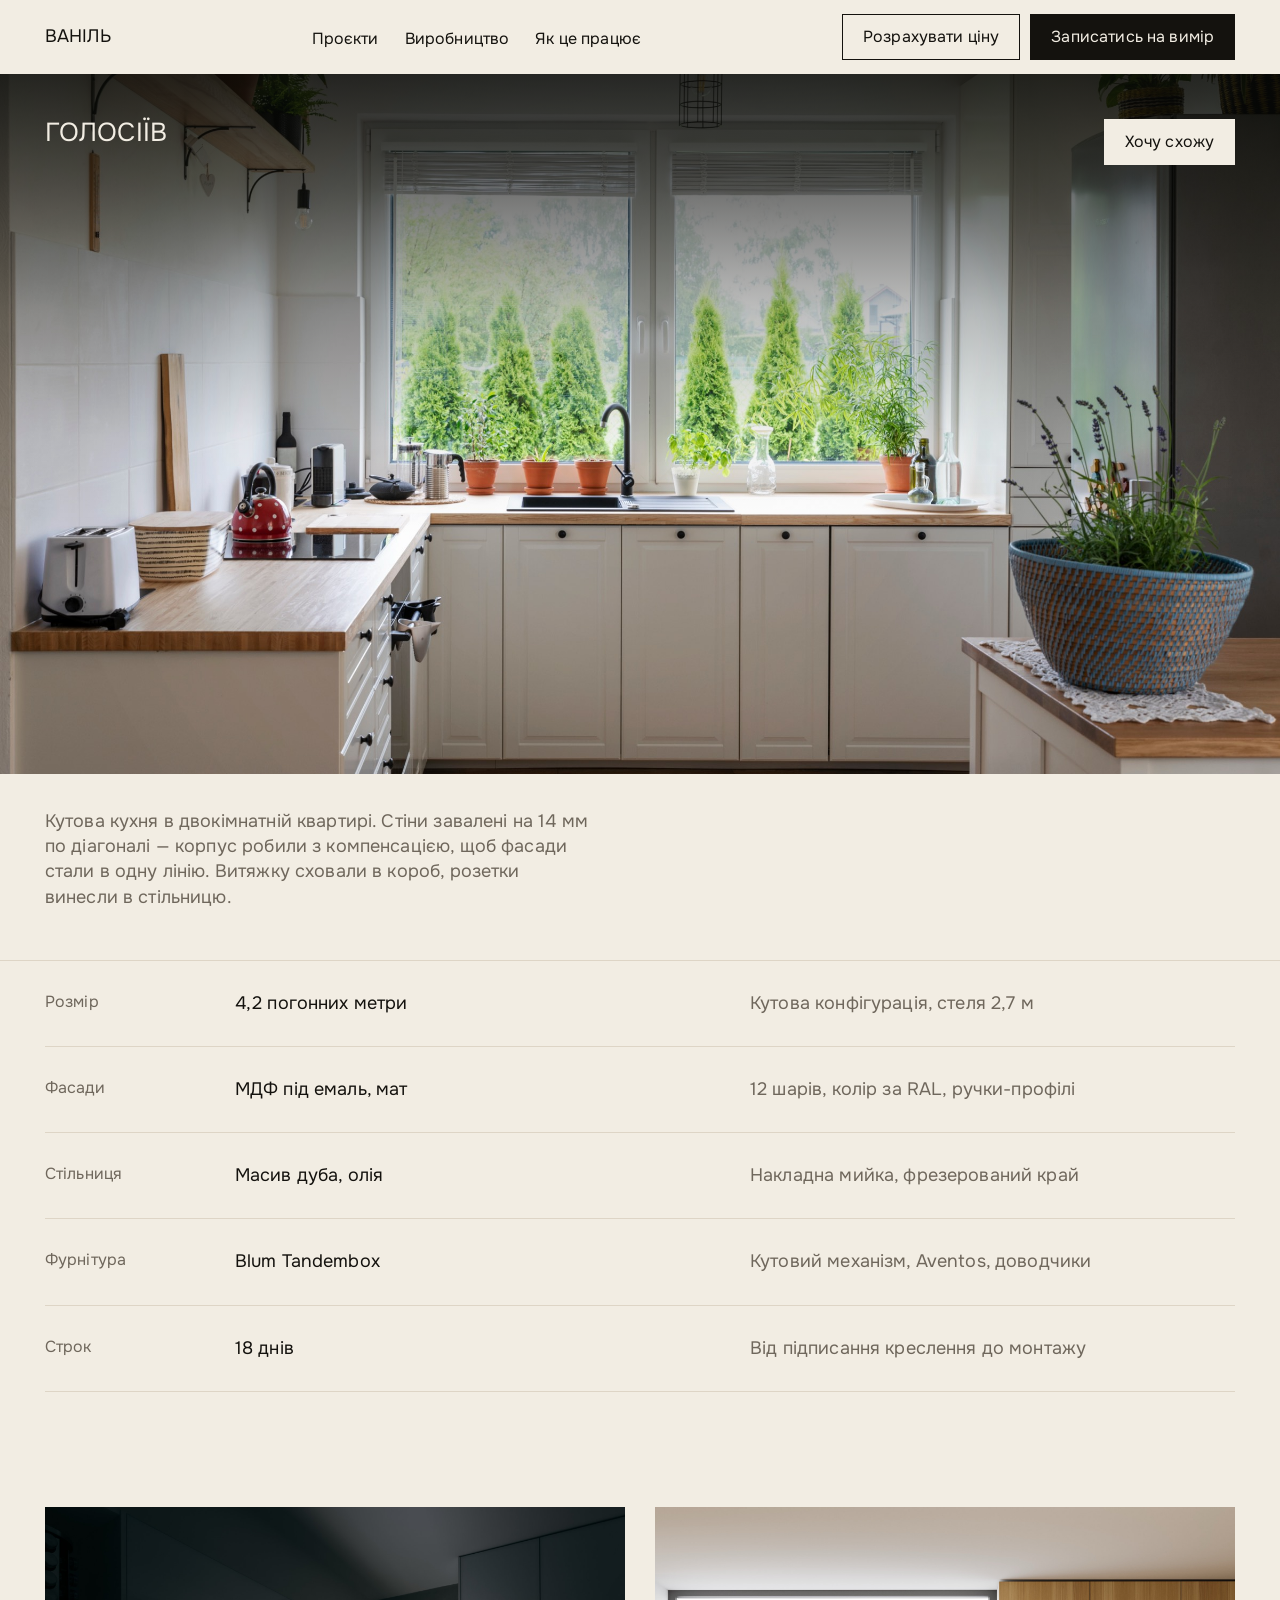
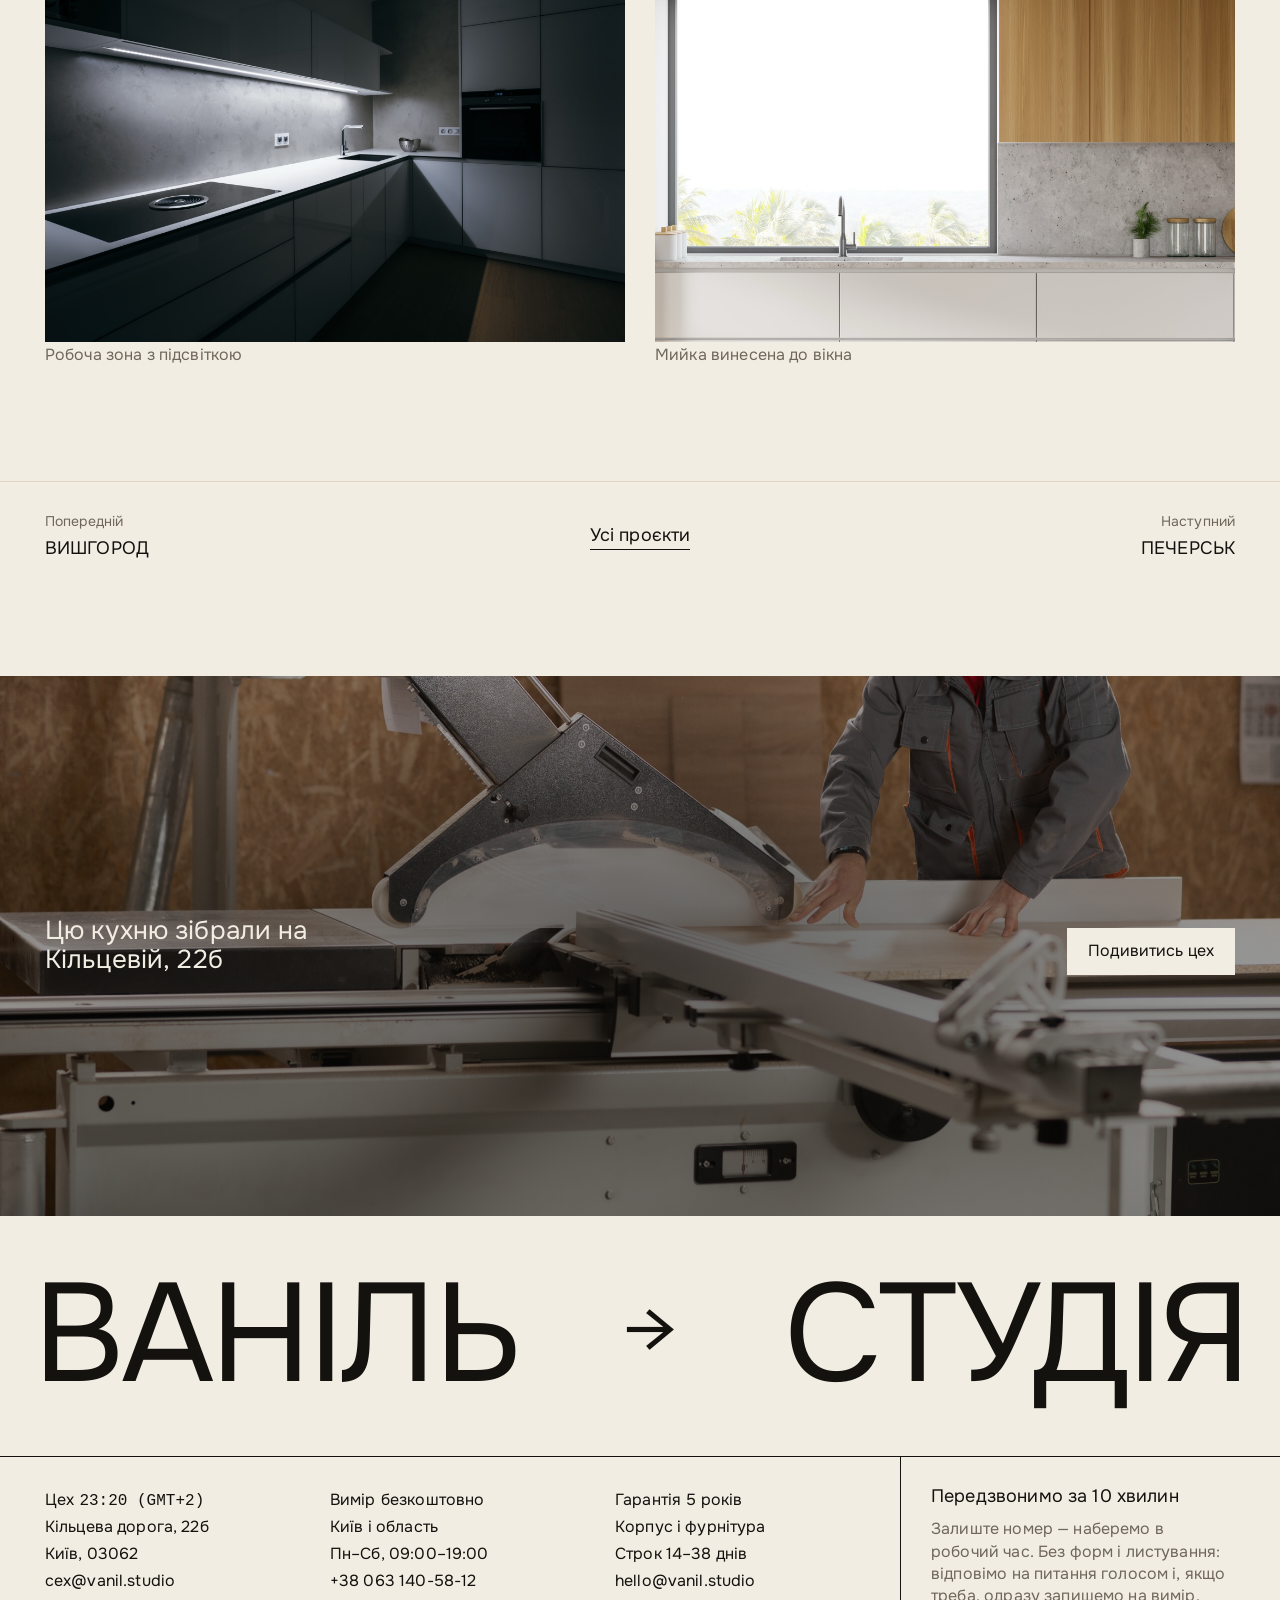
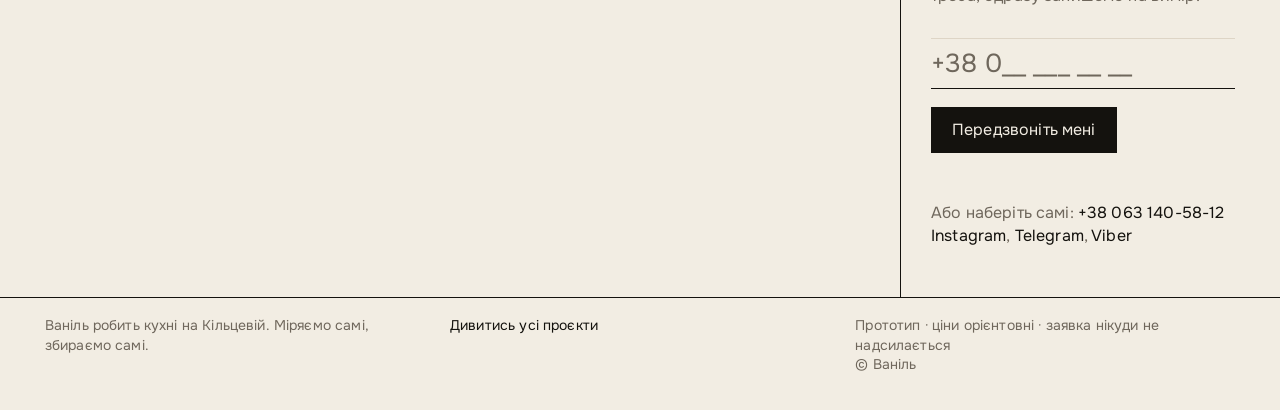
<file: proekt-holosiiv.html>
<!doctype html>
<html lang="uk">
<head>
<meta charset="utf-8">
<meta name="viewport" content="width=device-width, initial-scale=1">
<title>ГОЛОСІЇВ — Ваніль</title>
<meta name="description" content="ГОЛОСІЇВ: 4,2 м · емаль · дуб. Кутова кухня в двокімнатній квартирі. Стіни завалені на 14 мм по діагоналі — корпус робили з компенсацією, щоб…">
<link rel="icon" href="data:image/svg+xml,%3Csvg xmlns='http://www.w3.org/2000/svg' viewBox='0 0 32 32'%3E%3Crect width='32' height='32' fill='%23000'/%3E%3Ctext x='16' y='23' font-size='20' text-anchor='middle' fill='%23fff' font-family='Helvetica,Arial'%3E%D0%92%3C/text%3E%3C/svg%3E">
<link rel="preconnect" href="https://fonts.googleapis.com">
<link rel="preconnect" href="https://fonts.gstatic.com" crossorigin>
<link rel="stylesheet" href="https://fonts.googleapis.com/css2?family=Onest:wght@400&amp;family=Manrope:wght@400&amp;display=swap">
<link rel="stylesheet" href="assets/style.css">
</head>
<body>
<a class="skip" href="#main">До основного вмісту</a>
<header class="nav">
  <a class="nav__mark" href="index.html">ВАНІЛЬ</a>
  <nav class="nav__links" aria-label="Основна навігація"><a href="kolektsii.html">Проєкти</a><a href="vyrobnytstvo.html">Виробництво</a><a href="yak-tse-pratsyuye.html">Як це працює</a></nav>
  <div class="nav__acts">
    <a class="btn" href="rozrakhunok.html">Розрахувати ціну</a>
    <a class="btn btn--primary" href="vymir.html">Записатись на вимір</a>
  </div>
  <button class="nav__burger" id="burger" type="button" aria-label="Меню"
          aria-expanded="false" aria-controls="drawer"><i></i><i></i></button>
</header>
<div class="drawer" id="drawer" aria-hidden="true">
  <a class="l" href="kolektsii.html">Проєкти</a>
  <a class="l" href="vyrobnytstvo.html">Виробництво</a>
  <a class="l" href="yak-tse-pratsyuye.html">Як це працює</a>
  <div class="acts">
    <a class="btn" href="rozrakhunok.html">Розрахувати ціну</a>
    <a class="btn" href="vymir.html">Записатись на вимір</a>
  </div>
  <p class="tel">+38 063 140-58-12<br>Пн–Сб, 09:00–19:00</p>
</div>
<main id="main">
<div class="panel panel--full">
  <img src="assets/img/392855306-2400.jpg" alt="ГОЛОСІЇВ — кухня на замовлення">
  <div class="panel__cap"><h1>ГОЛОСІЇВ</h1><a class="btn btn--fill" href="vymir.html">Хочу схожу</a></div>
</div>

<section class="page">
  <p class="intro">Кутова кухня в двокімнатній квартирі. Стіни завалені на 14 мм по діагоналі — корпус робили з компенсацією, щоб фасади стали в одну лінію. Витяжку сховали в короб, розетки винесли в стільницю.</p>
</section>

<div class="steps steps--wide">
  <div class="row"><span class="no">Розмір</span><span>4,2 погонних метри</span><p>Кутова конфігурація, стеля 2,7 м</p></div>
  <div class="row"><span class="no">Фасади</span><span>МДФ під емаль, мат</span><p>12 шарів, колір за RAL, ручки-профілі</p></div>
  <div class="row"><span class="no">Стільниця</span><span>Масив дуба, олія</span><p>Накладна мийка, фрезерований край</p></div>
  <div class="row"><span class="no">Фурнітура</span><span>Blum Tandembox</span><p>Кутовий механізм, Aventos, доводчики</p></div>
  <div class="row"><span class="no">Строк</span><span>18 днів</span><p>Від підписання креслення до монтажу</p></div>
</div>

<div class="grid2">
  <figure class="card" style="margin:0"><span class="ph ph--43"><img src="assets/img/333339402-2400.jpg" alt="Робоча зона з підсвіткою" loading="lazy" decoding="async"></span><figcaption class="sub">Робоча зона з підсвіткою</figcaption></figure>
  <figure class="card" style="margin:0"><span class="ph ph--43"><img src="assets/img/340538712-2400.jpg" alt="Мийка винесена до вікна" loading="lazy" decoding="async"></span><figcaption class="sub">Мийка винесена до вікна</figcaption></figure>
</div>

<nav class="pnav" aria-label="Інші проєкти">
  <a href="proekt-vyshhorod.html"><span>Попередній</span>ВИШГОРОД</a>
  <a href="kolektsii.html" class="pnav__all">Усі проєкти</a>
  <a href="proekt-pechersk.html" class="pnav__next"><span>Наступний</span>ПЕЧЕРСЬК</a>
</nav>

<section class="band">
  <img src="assets/img/569066781-2400.jpg" alt="Робота в цеху на Кільцевій" loading="lazy" decoding="async">
  <div class="band__in">
    <h2>Цю кухню зібрали на Кільцевій,&nbsp;22б</h2>
    <a class="btn btn--fill" href="vyrobnytstvo.html">Подивитись цех</a>
  </div>
</section>
</main>
<footer class="foot">
  <a class="foot__mark" href="index.html" aria-label="Ваніль Студія — на головну">
    <span>ВАНІЛЬ</span>
    <span class="foot__arw" aria-hidden="true">&#8594;</span>
    <span>СТУДІЯ</span>
  </a>

  <div class="foot__main">
    <div class="foot__info">
      <div>
        <p class="foot__line"><span class="bar">Цех</span> <span class="bar mono" id="clock">--:-- (GMT+3)</span></p>
        <p class="foot__line"><span class="bar">Кільцева дорога, 22б</span></p>
        <p class="foot__line"><span class="bar">Київ, 03062</span></p>
        <p class="foot__line"><span class="bar"><a href="mailto:cex@vanil.studio">cex@vanil.studio</a></span></p>
      </div>
      <div>
        <p class="foot__line"><span class="bar">Вимір</span> <span class="bar">безкоштовно</span></p>
        <p class="foot__line"><span class="bar">Київ і область</span></p>
        <p class="foot__line"><span class="bar">Пн–Сб, 09:00–19:00</span></p>
        <p class="foot__line"><span class="bar"><a href="tel:+380631405812">+38 063 140-58-12</a></span></p>
      </div>
      <div>
        <p class="foot__line"><span class="bar">Гарантія</span> <span class="bar">5 років</span></p>
        <p class="foot__line"><span class="bar">Корпус і фурнітура</span></p>
        <p class="foot__line"><span class="bar">Строк 14–38 днів</span></p>
        <p class="foot__line"><span class="bar"><a href="mailto:hello@vanil.studio">hello@vanil.studio</a></span></p>
      </div>
    </div>

    <div class="foot__mail">
      <h2>Передзвонимо за 10 хвилин</h2>
      <p class="foot__hint">Залиште номер — наберемо в робочий час. Без форм і листування:
         відповімо на питання голосом і, якщо треба, одразу запишемо на вимір.</p>
      <form id="cb">
        <input type="tel" id="cbtel" inputmode="tel" autocomplete="tel"
               placeholder="+38 0__ ___ __ __" aria-label="Ваш телефон">
        <button class="btn btn--primary" type="submit">Передзвоніть мені</button>
        <p class="fnote" id="cbnote" role="status" aria-live="polite"></p>
      </form>
      <div class="foot__soc">
        <p>Або наберіть самі: <a href="tel:+380631405812">+38 063 140-58-12</a></p>
        <p><a href="vymir.html">Instagram</a>, <a href="vymir.html">Telegram</a>, <a href="vymir.html">Viber</a></p>
      </div>
    </div>
  </div>

  <div class="foot__bot">
    <p>Ваніль робить кухні на Кільцевій. Міряємо самі, збираємо самі.</p>
    <p><a href="kolektsii.html">Дивитись усі проєкти</a></p>
    <p>Прототип · ціни орієнтовні · заявка нікуди не надсилається<br>© Ваніль</p>
  </div>
</footer>
<script src="assets/app.js" defer></script>
</body>
</html>
</file>
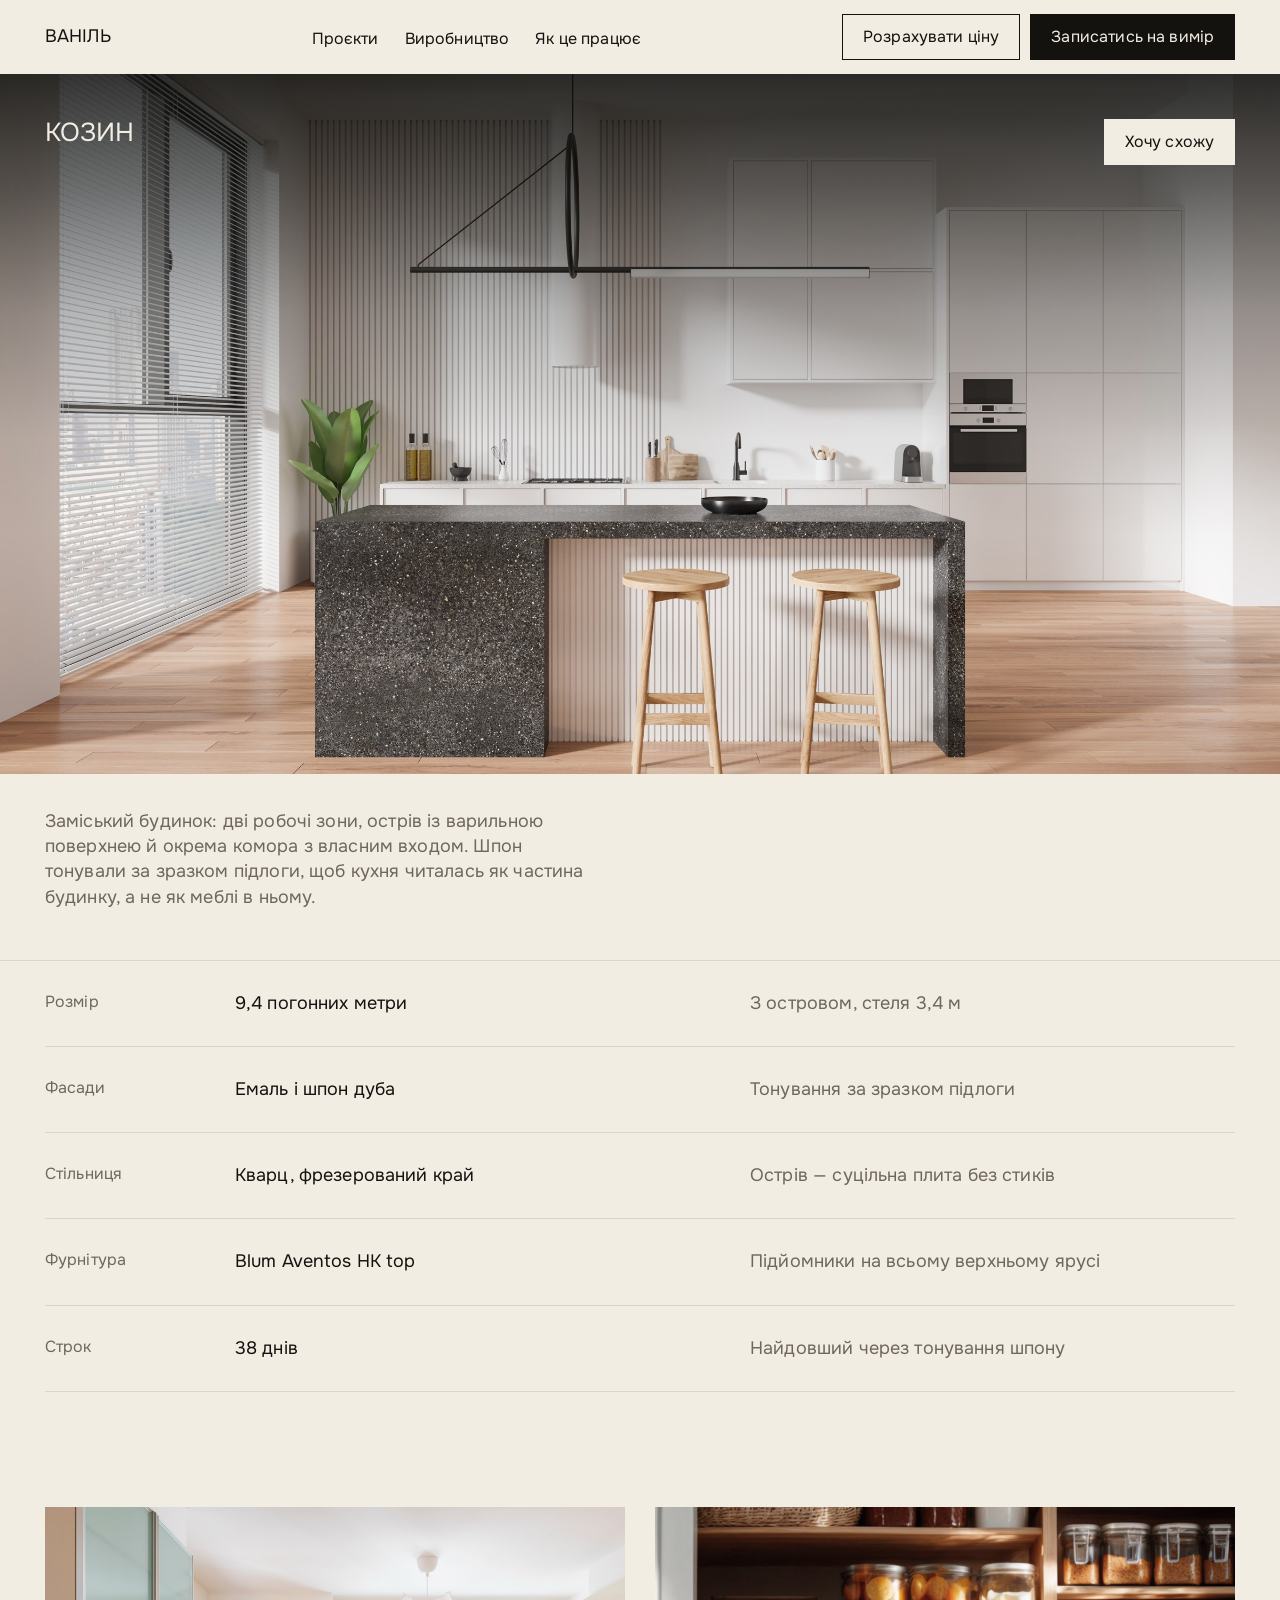
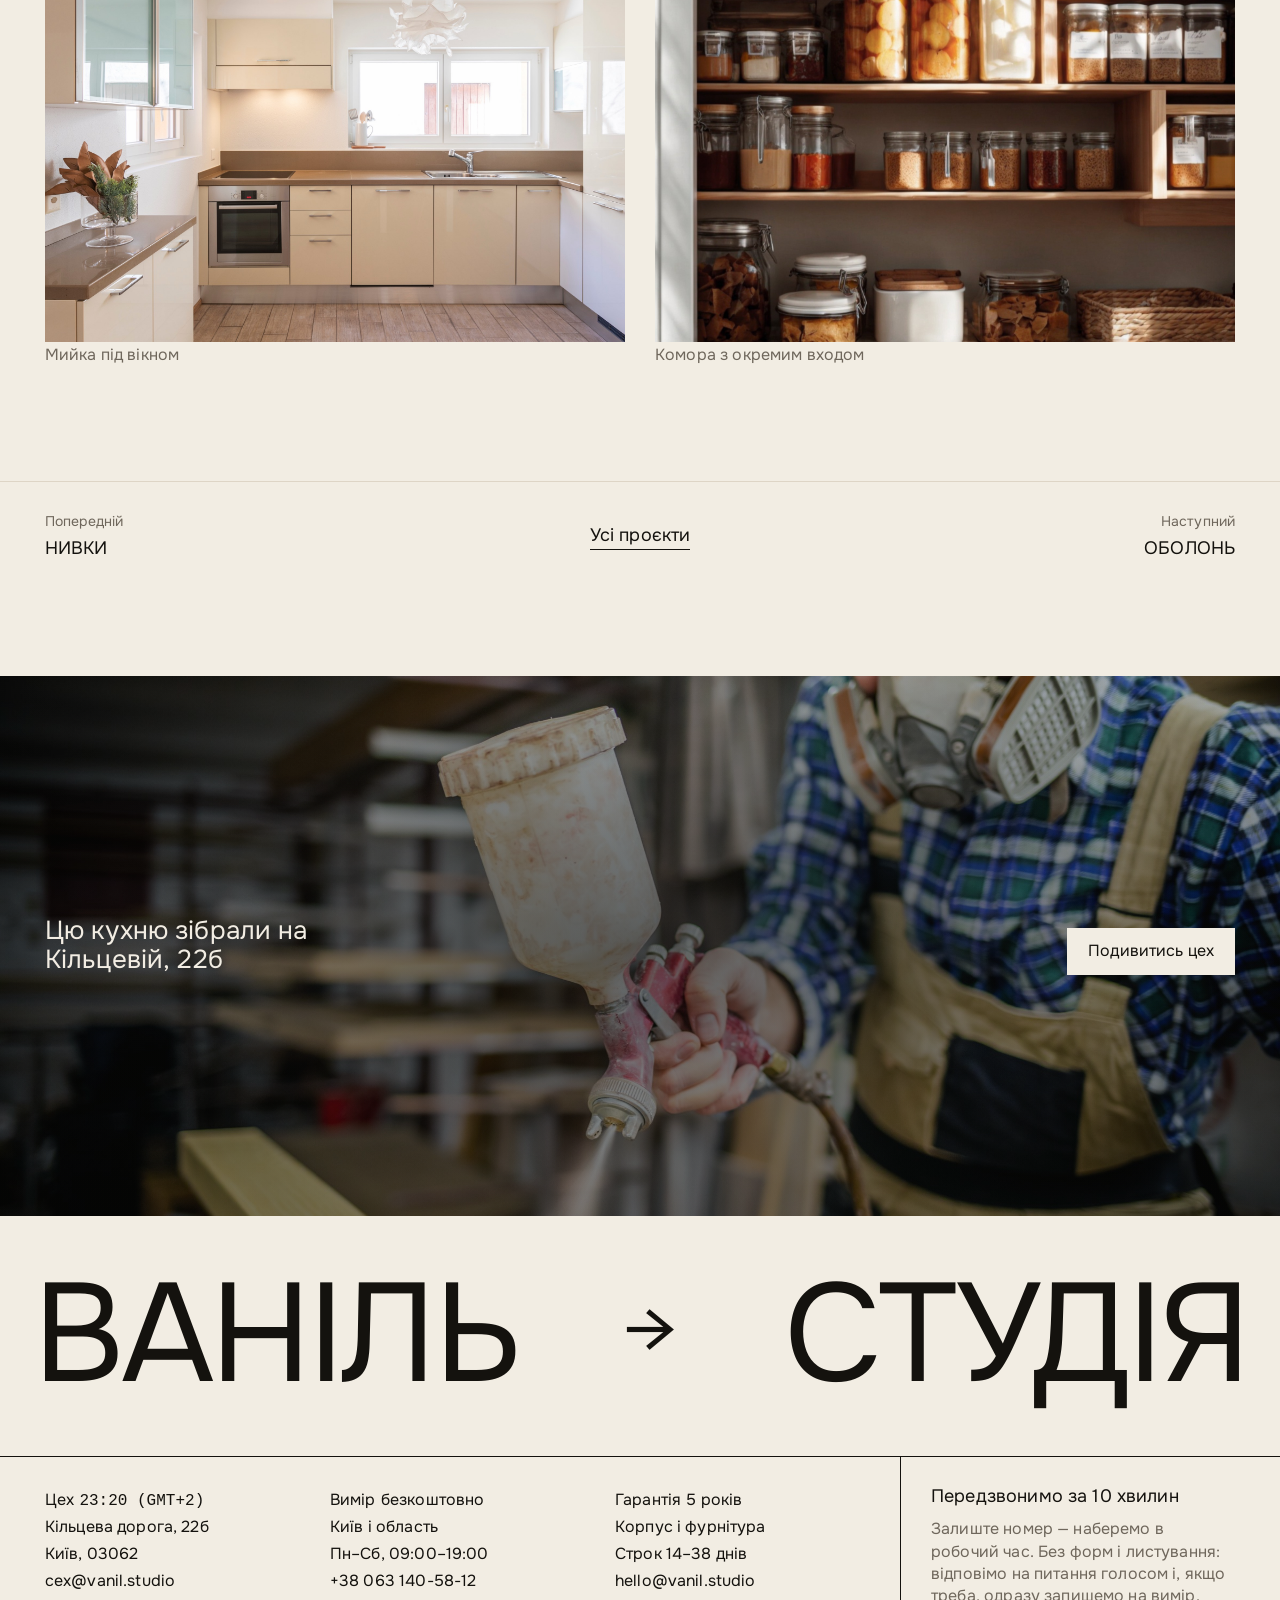
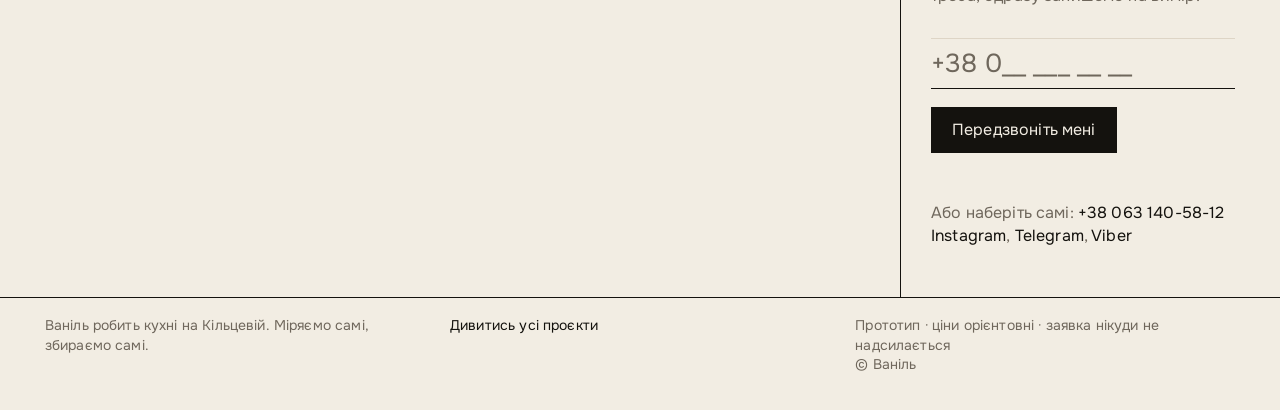
<file: proekt-kozyn.html>
<!doctype html>
<html lang="uk">
<head>
<meta charset="utf-8">
<meta name="viewport" content="width=device-width, initial-scale=1">
<title>КОЗИН — Ваніль</title>
<meta name="description" content="КОЗИН: 9,4 м · шпон · кварц. Заміський будинок: дві робочі зони, острів із варильною поверхнею й окрема комора з власним входом. Шпон тонув…">
<link rel="icon" href="data:image/svg+xml,%3Csvg xmlns='http://www.w3.org/2000/svg' viewBox='0 0 32 32'%3E%3Crect width='32' height='32' fill='%23000'/%3E%3Ctext x='16' y='23' font-size='20' text-anchor='middle' fill='%23fff' font-family='Helvetica,Arial'%3E%D0%92%3C/text%3E%3C/svg%3E">
<link rel="preconnect" href="https://fonts.googleapis.com">
<link rel="preconnect" href="https://fonts.gstatic.com" crossorigin>
<link rel="stylesheet" href="https://fonts.googleapis.com/css2?family=Onest:wght@400&amp;family=Manrope:wght@400&amp;display=swap">
<link rel="stylesheet" href="assets/style.css">
</head>
<body>
<a class="skip" href="#main">До основного вмісту</a>
<header class="nav">
  <a class="nav__mark" href="index.html">ВАНІЛЬ</a>
  <nav class="nav__links" aria-label="Основна навігація"><a href="kolektsii.html">Проєкти</a><a href="vyrobnytstvo.html">Виробництво</a><a href="yak-tse-pratsyuye.html">Як це працює</a></nav>
  <div class="nav__acts">
    <a class="btn" href="rozrakhunok.html">Розрахувати ціну</a>
    <a class="btn btn--primary" href="vymir.html">Записатись на вимір</a>
  </div>
  <button class="nav__burger" id="burger" type="button" aria-label="Меню"
          aria-expanded="false" aria-controls="drawer"><i></i><i></i></button>
</header>
<div class="drawer" id="drawer" aria-hidden="true">
  <a class="l" href="kolektsii.html">Проєкти</a>
  <a class="l" href="vyrobnytstvo.html">Виробництво</a>
  <a class="l" href="yak-tse-pratsyuye.html">Як це працює</a>
  <div class="acts">
    <a class="btn" href="rozrakhunok.html">Розрахувати ціну</a>
    <a class="btn" href="vymir.html">Записатись на вимір</a>
  </div>
  <p class="tel">+38 063 140-58-12<br>Пн–Сб, 09:00–19:00</p>
</div>
<main id="main">
<div class="panel panel--full">
  <img src="assets/img/909707882-2400.jpg" alt="КОЗИН — кухня на замовлення">
  <div class="panel__cap"><h1>КОЗИН</h1><a class="btn btn--fill" href="vymir.html">Хочу схожу</a></div>
</div>

<section class="page">
  <p class="intro">Заміський будинок: дві робочі зони, острів із варильною поверхнею й окрема комора з власним входом. Шпон тонували за зразком підлоги, щоб кухня читалась як частина будинку, а не як меблі в ньому.</p>
</section>

<div class="steps steps--wide">
  <div class="row"><span class="no">Розмір</span><span>9,4 погонних метри</span><p>З островом, стеля 3,4 м</p></div>
  <div class="row"><span class="no">Фасади</span><span>Емаль і шпон дуба</span><p>Тонування за зразком підлоги</p></div>
  <div class="row"><span class="no">Стільниця</span><span>Кварц, фрезерований край</span><p>Острів — суцільна плита без стиків</p></div>
  <div class="row"><span class="no">Фурнітура</span><span>Blum Aventos HK top</span><p>Підйомники на всьому верхньому ярусі</p></div>
  <div class="row"><span class="no">Строк</span><span>38 днів</span><p>Найдовший через тонування шпону</p></div>
</div>

<div class="grid2">
  <figure class="card" style="margin:0"><span class="ph ph--43"><img src="assets/img/410168594-2400.jpg" alt="Мийка під вікном" loading="lazy" decoding="async"></span><figcaption class="sub">Мийка під вікном</figcaption></figure>
  <figure class="card" style="margin:0"><span class="ph ph--43"><img src="assets/img/731238513-2400.jpg" alt="Комора з окремим входом" loading="lazy" decoding="async"></span><figcaption class="sub">Комора з окремим входом</figcaption></figure>
</div>

<nav class="pnav" aria-label="Інші проєкти">
  <a href="proekt-nyvky.html"><span>Попередній</span>НИВКИ</a>
  <a href="kolektsii.html" class="pnav__all">Усі проєкти</a>
  <a href="proekt-obolon.html" class="pnav__next"><span>Наступний</span>ОБОЛОНЬ</a>
</nav>

<section class="band">
  <img src="assets/img/329588819-2400.jpg" alt="Робота в цеху на Кільцевій" loading="lazy" decoding="async">
  <div class="band__in">
    <h2>Цю кухню зібрали на Кільцевій,&nbsp;22б</h2>
    <a class="btn btn--fill" href="vyrobnytstvo.html">Подивитись цех</a>
  </div>
</section>
</main>
<footer class="foot">
  <a class="foot__mark" href="index.html" aria-label="Ваніль Студія — на головну">
    <span>ВАНІЛЬ</span>
    <span class="foot__arw" aria-hidden="true">&#8594;</span>
    <span>СТУДІЯ</span>
  </a>

  <div class="foot__main">
    <div class="foot__info">
      <div>
        <p class="foot__line"><span class="bar">Цех</span> <span class="bar mono" id="clock">--:-- (GMT+3)</span></p>
        <p class="foot__line"><span class="bar">Кільцева дорога, 22б</span></p>
        <p class="foot__line"><span class="bar">Київ, 03062</span></p>
        <p class="foot__line"><span class="bar"><a href="mailto:cex@vanil.studio">cex@vanil.studio</a></span></p>
      </div>
      <div>
        <p class="foot__line"><span class="bar">Вимір</span> <span class="bar">безкоштовно</span></p>
        <p class="foot__line"><span class="bar">Київ і область</span></p>
        <p class="foot__line"><span class="bar">Пн–Сб, 09:00–19:00</span></p>
        <p class="foot__line"><span class="bar"><a href="tel:+380631405812">+38 063 140-58-12</a></span></p>
      </div>
      <div>
        <p class="foot__line"><span class="bar">Гарантія</span> <span class="bar">5 років</span></p>
        <p class="foot__line"><span class="bar">Корпус і фурнітура</span></p>
        <p class="foot__line"><span class="bar">Строк 14–38 днів</span></p>
        <p class="foot__line"><span class="bar"><a href="mailto:hello@vanil.studio">hello@vanil.studio</a></span></p>
      </div>
    </div>

    <div class="foot__mail">
      <h2>Передзвонимо за 10 хвилин</h2>
      <p class="foot__hint">Залиште номер — наберемо в робочий час. Без форм і листування:
         відповімо на питання голосом і, якщо треба, одразу запишемо на вимір.</p>
      <form id="cb">
        <input type="tel" id="cbtel" inputmode="tel" autocomplete="tel"
               placeholder="+38 0__ ___ __ __" aria-label="Ваш телефон">
        <button class="btn btn--primary" type="submit">Передзвоніть мені</button>
        <p class="fnote" id="cbnote" role="status" aria-live="polite"></p>
      </form>
      <div class="foot__soc">
        <p>Або наберіть самі: <a href="tel:+380631405812">+38 063 140-58-12</a></p>
        <p><a href="vymir.html">Instagram</a>, <a href="vymir.html">Telegram</a>, <a href="vymir.html">Viber</a></p>
      </div>
    </div>
  </div>

  <div class="foot__bot">
    <p>Ваніль робить кухні на Кільцевій. Міряємо самі, збираємо самі.</p>
    <p><a href="kolektsii.html">Дивитись усі проєкти</a></p>
    <p>Прототип · ціни орієнтовні · заявка нікуди не надсилається<br>© Ваніль</p>
  </div>
</footer>
<script src="assets/app.js" defer></script>
</body>
</html>
</file>
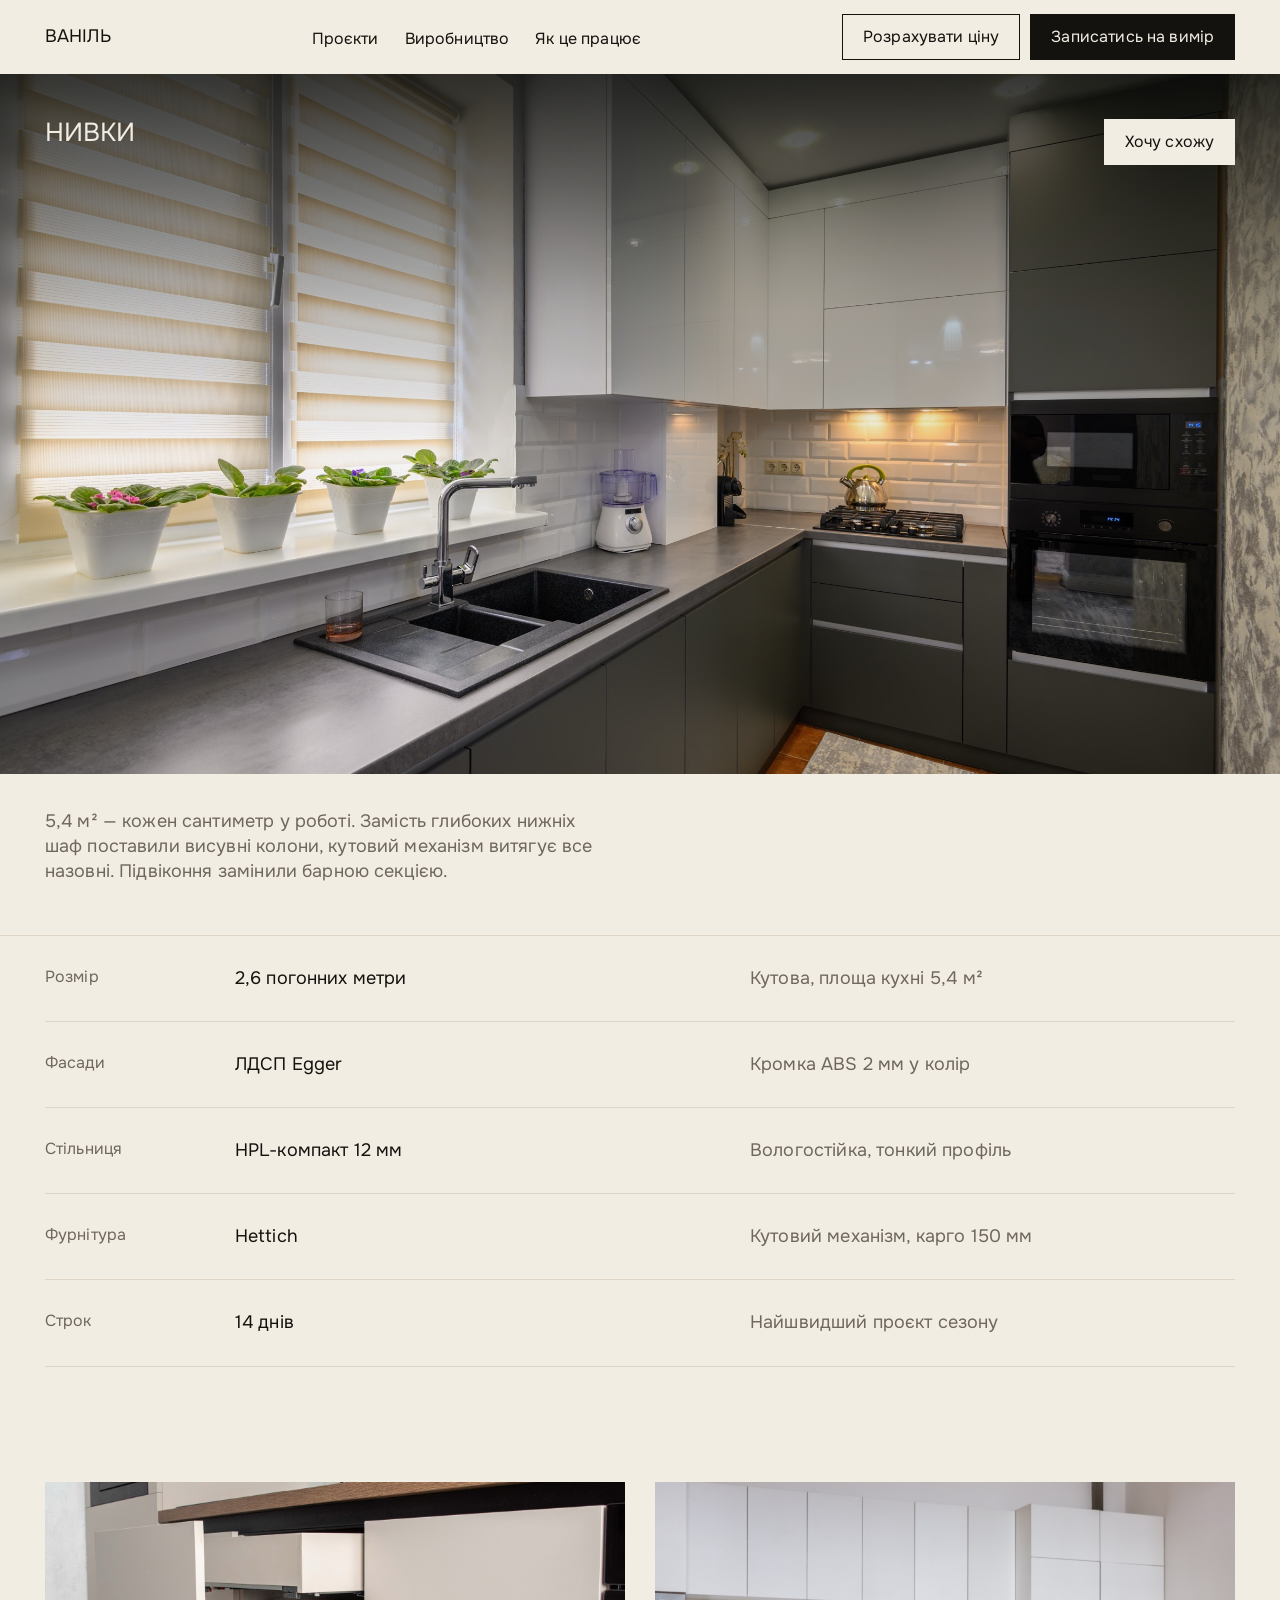
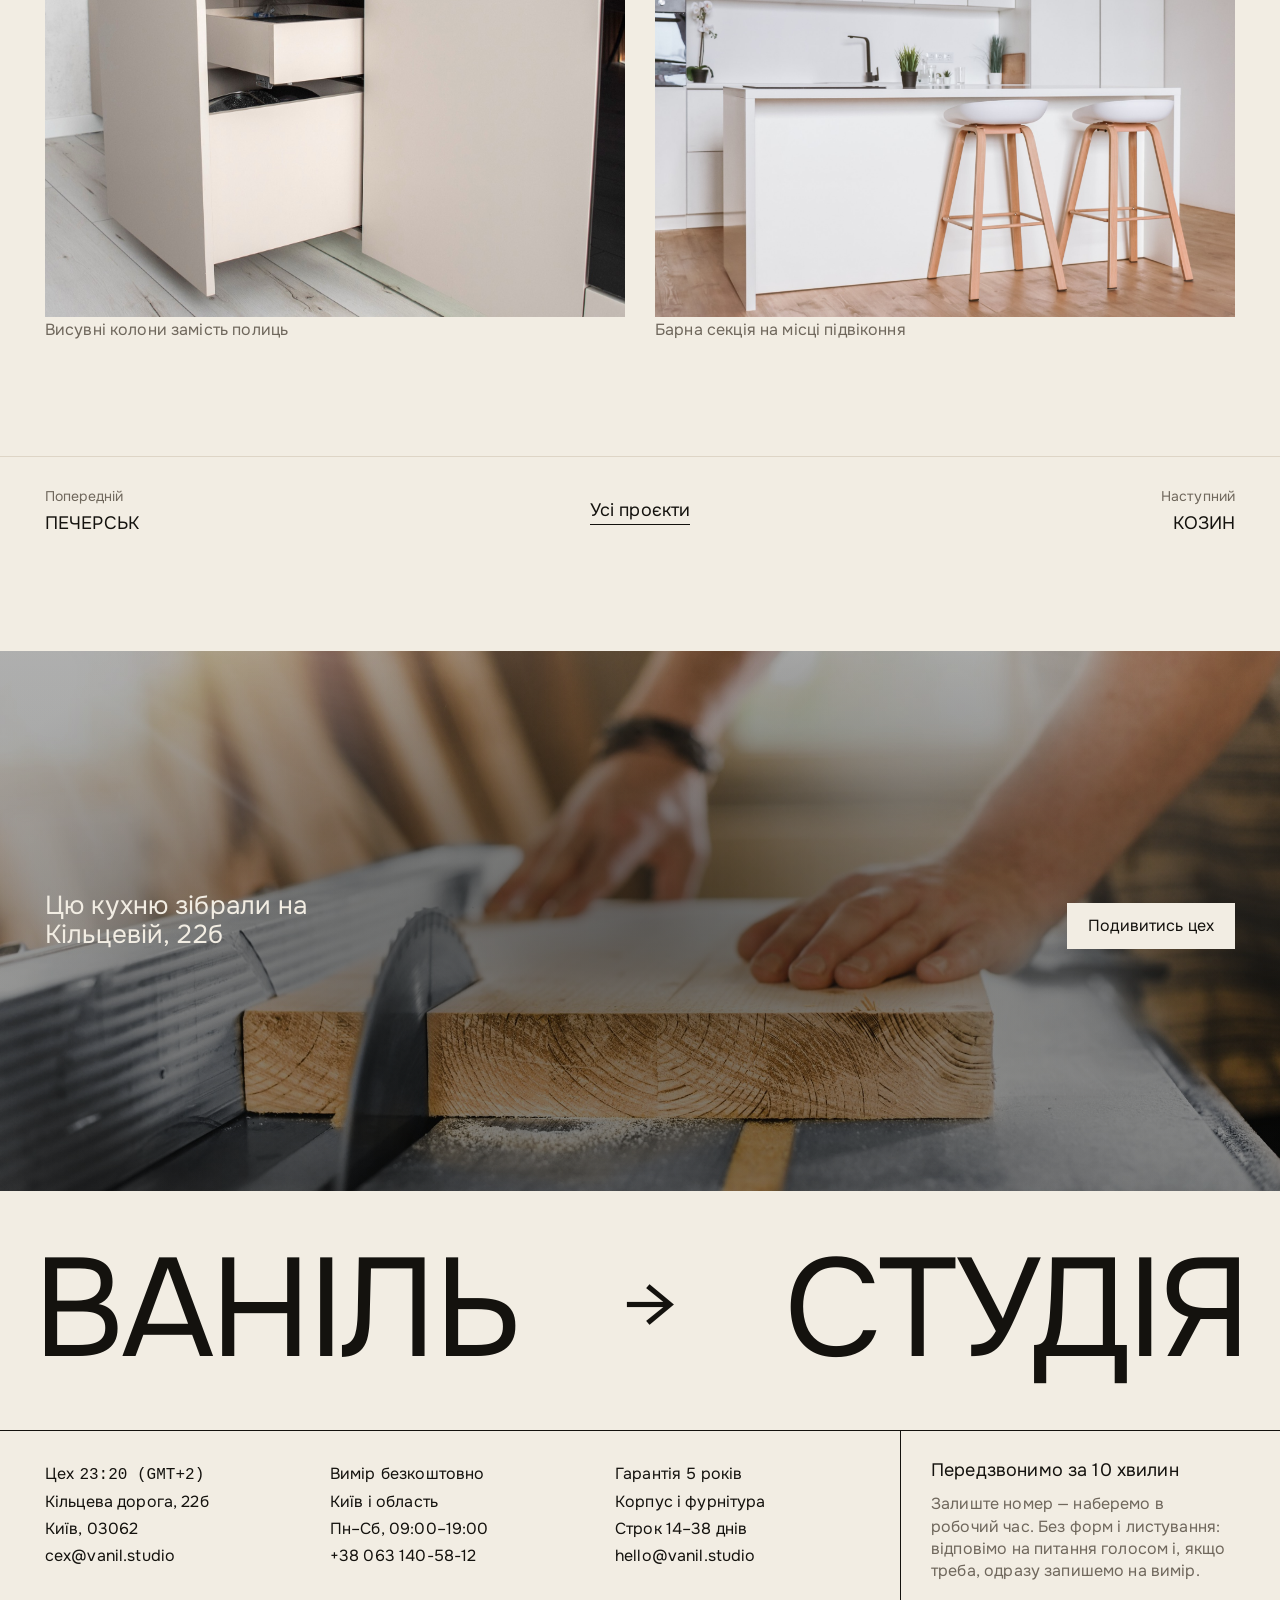
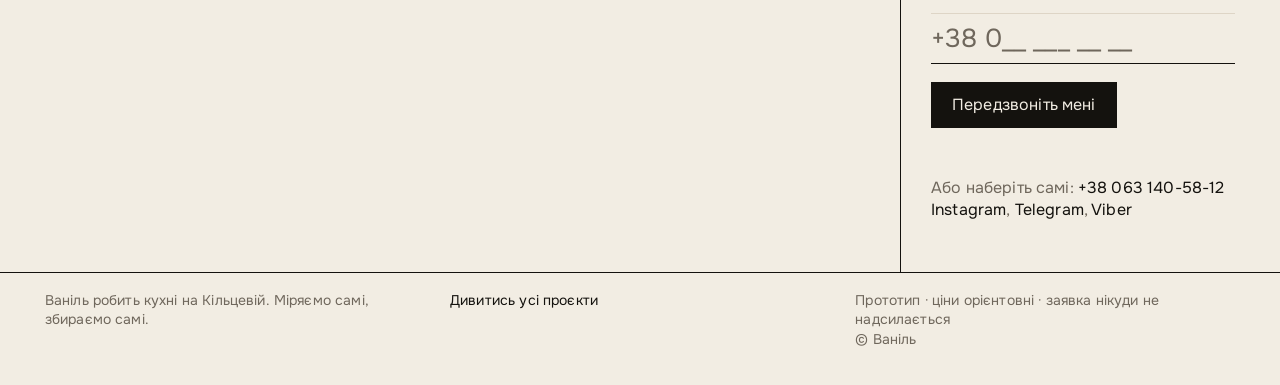
<file: proekt-nyvky.html>
<!doctype html>
<html lang="uk">
<head>
<meta charset="utf-8">
<meta name="viewport" content="width=device-width, initial-scale=1">
<title>НИВКИ — Ваніль</title>
<meta name="description" content="НИВКИ: 2,6 м · Egger · компакт. 5,4 м² — кожен сантиметр у роботі. Замість глибоких нижніх шаф поставили висувні колони, кутовий механізм витя…">
<link rel="icon" href="data:image/svg+xml,%3Csvg xmlns='http://www.w3.org/2000/svg' viewBox='0 0 32 32'%3E%3Crect width='32' height='32' fill='%23000'/%3E%3Ctext x='16' y='23' font-size='20' text-anchor='middle' fill='%23fff' font-family='Helvetica,Arial'%3E%D0%92%3C/text%3E%3C/svg%3E">
<link rel="preconnect" href="https://fonts.googleapis.com">
<link rel="preconnect" href="https://fonts.gstatic.com" crossorigin>
<link rel="stylesheet" href="https://fonts.googleapis.com/css2?family=Onest:wght@400&amp;family=Manrope:wght@400&amp;display=swap">
<link rel="stylesheet" href="assets/style.css">
</head>
<body>
<a class="skip" href="#main">До основного вмісту</a>
<header class="nav">
  <a class="nav__mark" href="index.html">ВАНІЛЬ</a>
  <nav class="nav__links" aria-label="Основна навігація"><a href="kolektsii.html">Проєкти</a><a href="vyrobnytstvo.html">Виробництво</a><a href="yak-tse-pratsyuye.html">Як це працює</a></nav>
  <div class="nav__acts">
    <a class="btn" href="rozrakhunok.html">Розрахувати ціну</a>
    <a class="btn btn--primary" href="vymir.html">Записатись на вимір</a>
  </div>
  <button class="nav__burger" id="burger" type="button" aria-label="Меню"
          aria-expanded="false" aria-controls="drawer"><i></i><i></i></button>
</header>
<div class="drawer" id="drawer" aria-hidden="true">
  <a class="l" href="kolektsii.html">Проєкти</a>
  <a class="l" href="vyrobnytstvo.html">Виробництво</a>
  <a class="l" href="yak-tse-pratsyuye.html">Як це працює</a>
  <div class="acts">
    <a class="btn" href="rozrakhunok.html">Розрахувати ціну</a>
    <a class="btn" href="vymir.html">Записатись на вимір</a>
  </div>
  <p class="tel">+38 063 140-58-12<br>Пн–Сб, 09:00–19:00</p>
</div>
<main id="main">
<div class="panel panel--full">
  <img src="assets/img/423697330-2400.jpg" alt="НИВКИ — кухня на замовлення">
  <div class="panel__cap"><h1>НИВКИ</h1><a class="btn btn--fill" href="vymir.html">Хочу схожу</a></div>
</div>

<section class="page">
  <p class="intro">5,4 м² — кожен сантиметр у роботі. Замість глибоких нижніх шаф поставили висувні колони, кутовий механізм витягує все назовні. Підвіконня замінили барною секцією.</p>
</section>

<div class="steps steps--wide">
  <div class="row"><span class="no">Розмір</span><span>2,6 погонних метри</span><p>Кутова, площа кухні 5,4 м²</p></div>
  <div class="row"><span class="no">Фасади</span><span>ЛДСП Egger</span><p>Кромка ABS 2 мм у колір</p></div>
  <div class="row"><span class="no">Стільниця</span><span>HPL-компакт 12 мм</span><p>Вологостійка, тонкий профіль</p></div>
  <div class="row"><span class="no">Фурнітура</span><span>Hettich</span><p>Кутовий механізм, карго 150 мм</p></div>
  <div class="row"><span class="no">Строк</span><span>14 днів</span><p>Найшвидший проєкт сезону</p></div>
</div>

<div class="grid2">
  <figure class="card" style="margin:0"><span class="ph ph--43"><img src="assets/img/1014741039-2400.jpg" alt="Висувні колони замість полиць" loading="lazy" decoding="async"></span><figcaption class="sub">Висувні колони замість полиць</figcaption></figure>
  <figure class="card" style="margin:0"><span class="ph ph--43"><img src="assets/img/477327388-2400.jpg" alt="Барна секція на місці підвіконня" loading="lazy" decoding="async"></span><figcaption class="sub">Барна секція на місці підвіконня</figcaption></figure>
</div>

<nav class="pnav" aria-label="Інші проєкти">
  <a href="proekt-pechersk.html"><span>Попередній</span>ПЕЧЕРСЬК</a>
  <a href="kolektsii.html" class="pnav__all">Усі проєкти</a>
  <a href="proekt-kozyn.html" class="pnav__next"><span>Наступний</span>КОЗИН</a>
</nav>

<section class="band">
  <img src="assets/img/326808056-2400.jpg" alt="Робота в цеху на Кільцевій" loading="lazy" decoding="async">
  <div class="band__in">
    <h2>Цю кухню зібрали на Кільцевій,&nbsp;22б</h2>
    <a class="btn btn--fill" href="vyrobnytstvo.html">Подивитись цех</a>
  </div>
</section>
</main>
<footer class="foot">
  <a class="foot__mark" href="index.html" aria-label="Ваніль Студія — на головну">
    <span>ВАНІЛЬ</span>
    <span class="foot__arw" aria-hidden="true">&#8594;</span>
    <span>СТУДІЯ</span>
  </a>

  <div class="foot__main">
    <div class="foot__info">
      <div>
        <p class="foot__line"><span class="bar">Цех</span> <span class="bar mono" id="clock">--:-- (GMT+3)</span></p>
        <p class="foot__line"><span class="bar">Кільцева дорога, 22б</span></p>
        <p class="foot__line"><span class="bar">Київ, 03062</span></p>
        <p class="foot__line"><span class="bar"><a href="mailto:cex@vanil.studio">cex@vanil.studio</a></span></p>
      </div>
      <div>
        <p class="foot__line"><span class="bar">Вимір</span> <span class="bar">безкоштовно</span></p>
        <p class="foot__line"><span class="bar">Київ і область</span></p>
        <p class="foot__line"><span class="bar">Пн–Сб, 09:00–19:00</span></p>
        <p class="foot__line"><span class="bar"><a href="tel:+380631405812">+38 063 140-58-12</a></span></p>
      </div>
      <div>
        <p class="foot__line"><span class="bar">Гарантія</span> <span class="bar">5 років</span></p>
        <p class="foot__line"><span class="bar">Корпус і фурнітура</span></p>
        <p class="foot__line"><span class="bar">Строк 14–38 днів</span></p>
        <p class="foot__line"><span class="bar"><a href="mailto:hello@vanil.studio">hello@vanil.studio</a></span></p>
      </div>
    </div>

    <div class="foot__mail">
      <h2>Передзвонимо за 10 хвилин</h2>
      <p class="foot__hint">Залиште номер — наберемо в робочий час. Без форм і листування:
         відповімо на питання голосом і, якщо треба, одразу запишемо на вимір.</p>
      <form id="cb">
        <input type="tel" id="cbtel" inputmode="tel" autocomplete="tel"
               placeholder="+38 0__ ___ __ __" aria-label="Ваш телефон">
        <button class="btn btn--primary" type="submit">Передзвоніть мені</button>
        <p class="fnote" id="cbnote" role="status" aria-live="polite"></p>
      </form>
      <div class="foot__soc">
        <p>Або наберіть самі: <a href="tel:+380631405812">+38 063 140-58-12</a></p>
        <p><a href="vymir.html">Instagram</a>, <a href="vymir.html">Telegram</a>, <a href="vymir.html">Viber</a></p>
      </div>
    </div>
  </div>

  <div class="foot__bot">
    <p>Ваніль робить кухні на Кільцевій. Міряємо самі, збираємо самі.</p>
    <p><a href="kolektsii.html">Дивитись усі проєкти</a></p>
    <p>Прототип · ціни орієнтовні · заявка нікуди не надсилається<br>© Ваніль</p>
  </div>
</footer>
<script src="assets/app.js" defer></script>
</body>
</html>
</file>
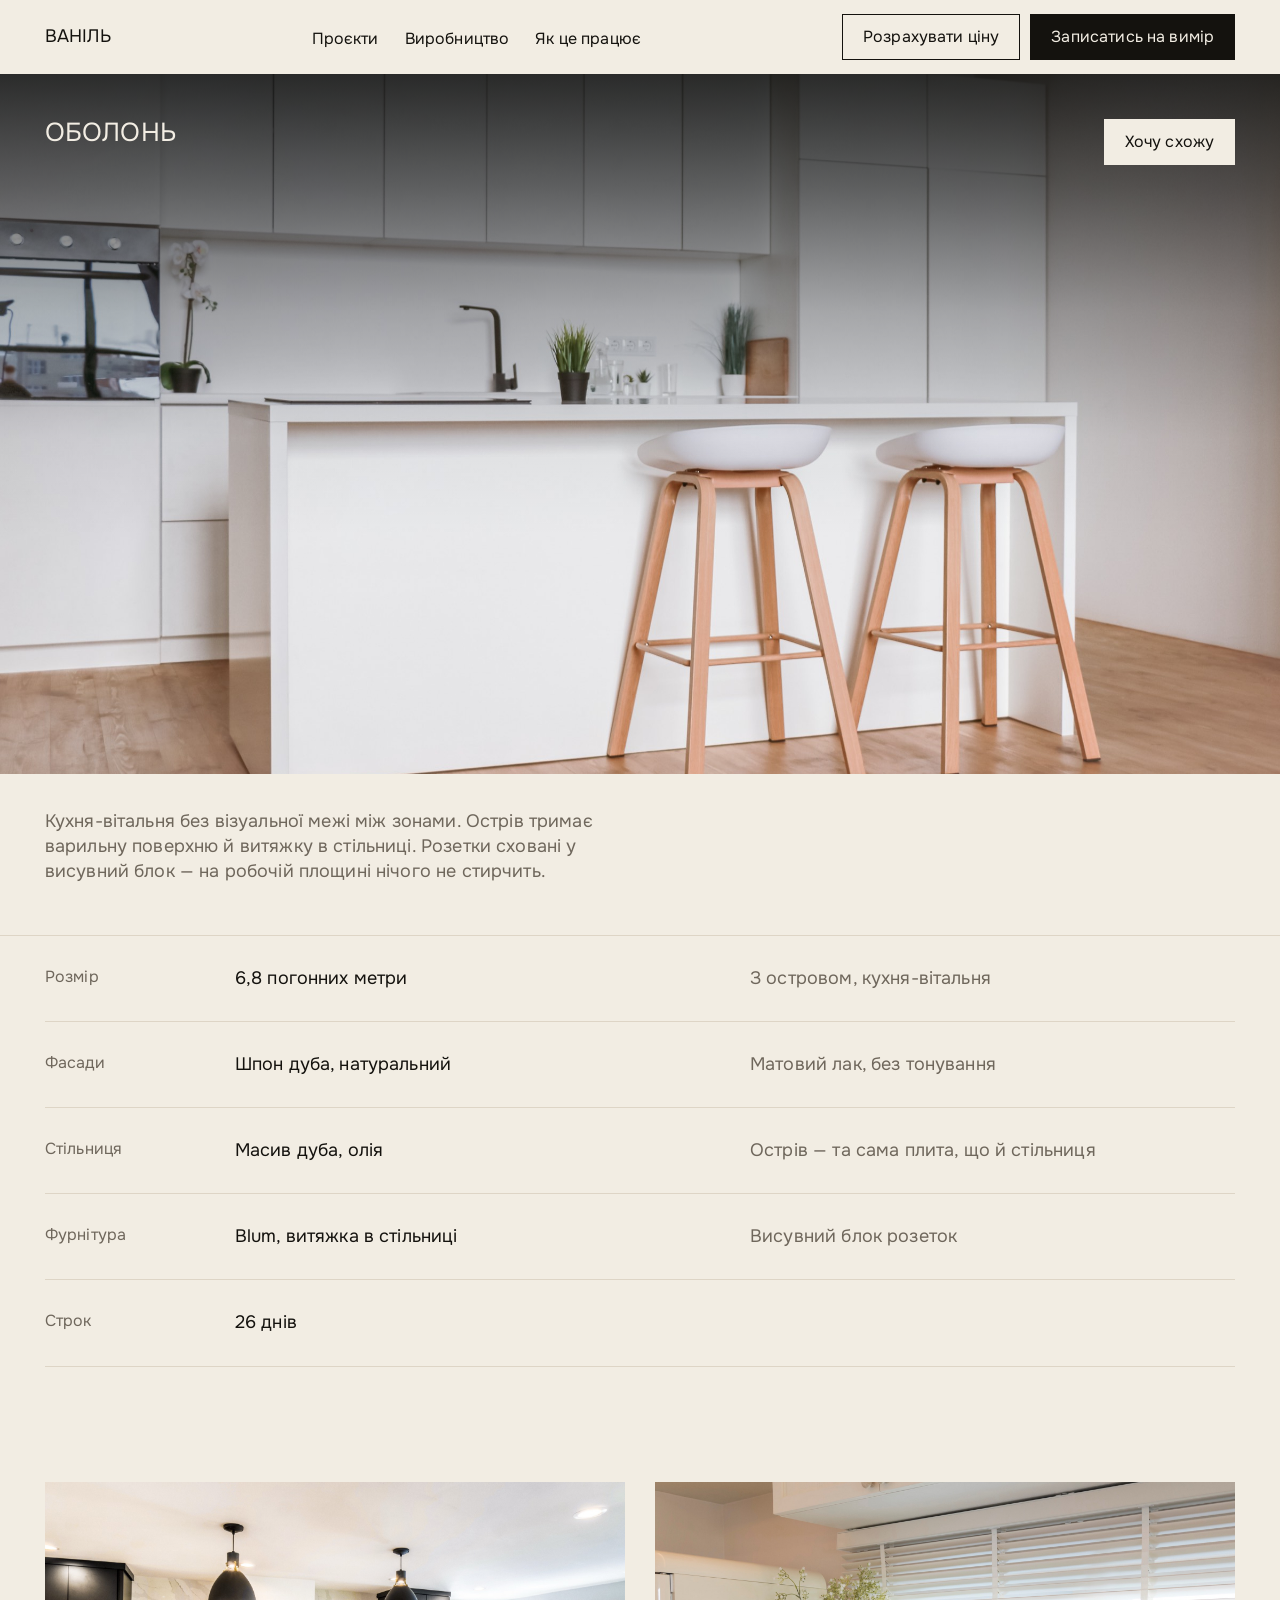
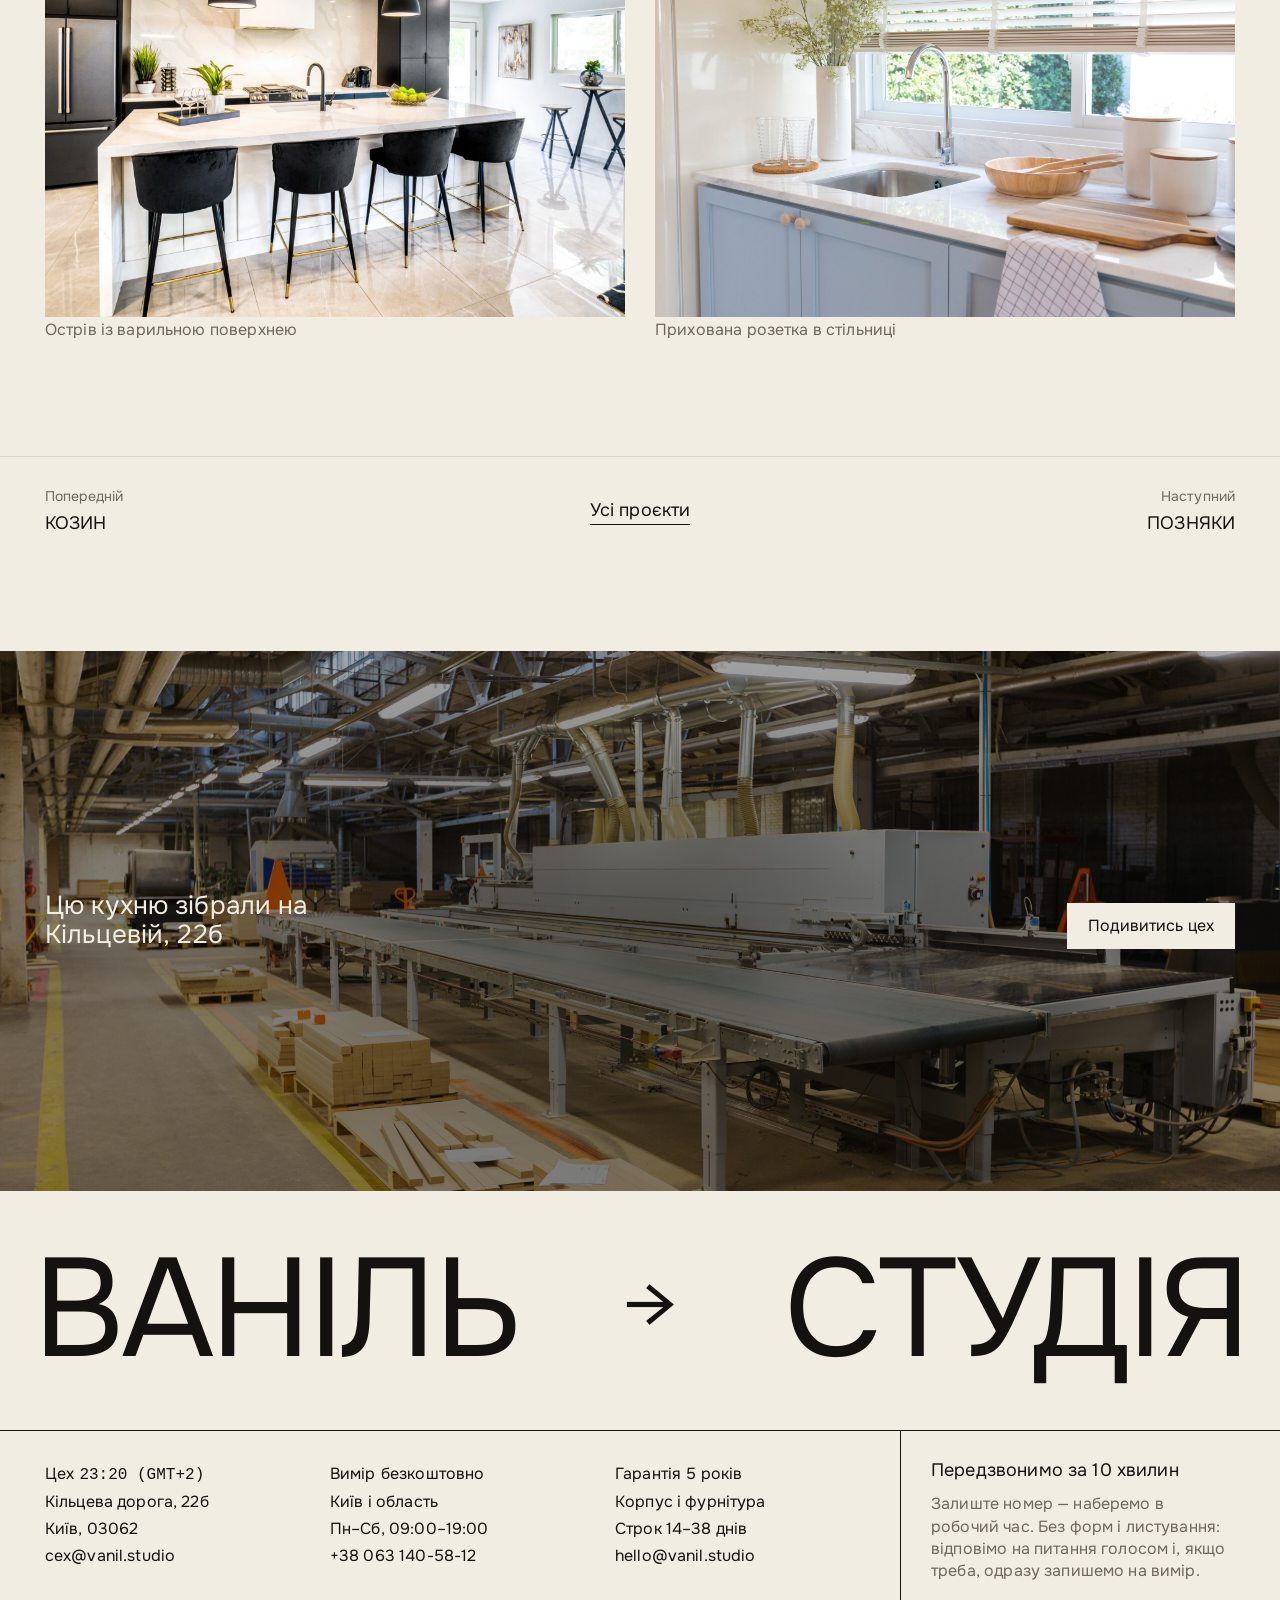
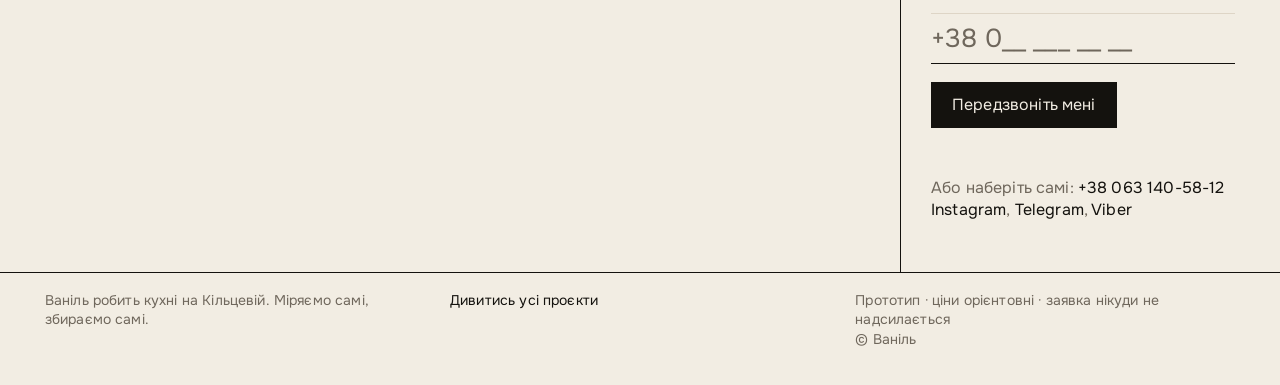
<file: proekt-obolon.html>
<!doctype html>
<html lang="uk">
<head>
<meta charset="utf-8">
<meta name="viewport" content="width=device-width, initial-scale=1">
<title>ОБОЛОНЬ — Ваніль</title>
<meta name="description" content="ОБОЛОНЬ: 6,8 м · шпон дуба · масив. Кухня-вітальня без візуальної межі між зонами. Острів тримає варильну поверхню й витяжку в стільниці. Розетки …">
<link rel="icon" href="data:image/svg+xml,%3Csvg xmlns='http://www.w3.org/2000/svg' viewBox='0 0 32 32'%3E%3Crect width='32' height='32' fill='%23000'/%3E%3Ctext x='16' y='23' font-size='20' text-anchor='middle' fill='%23fff' font-family='Helvetica,Arial'%3E%D0%92%3C/text%3E%3C/svg%3E">
<link rel="preconnect" href="https://fonts.googleapis.com">
<link rel="preconnect" href="https://fonts.gstatic.com" crossorigin>
<link rel="stylesheet" href="https://fonts.googleapis.com/css2?family=Onest:wght@400&amp;family=Manrope:wght@400&amp;display=swap">
<link rel="stylesheet" href="assets/style.css">
</head>
<body>
<a class="skip" href="#main">До основного вмісту</a>
<header class="nav">
  <a class="nav__mark" href="index.html">ВАНІЛЬ</a>
  <nav class="nav__links" aria-label="Основна навігація"><a href="kolektsii.html">Проєкти</a><a href="vyrobnytstvo.html">Виробництво</a><a href="yak-tse-pratsyuye.html">Як це працює</a></nav>
  <div class="nav__acts">
    <a class="btn" href="rozrakhunok.html">Розрахувати ціну</a>
    <a class="btn btn--primary" href="vymir.html">Записатись на вимір</a>
  </div>
  <button class="nav__burger" id="burger" type="button" aria-label="Меню"
          aria-expanded="false" aria-controls="drawer"><i></i><i></i></button>
</header>
<div class="drawer" id="drawer" aria-hidden="true">
  <a class="l" href="kolektsii.html">Проєкти</a>
  <a class="l" href="vyrobnytstvo.html">Виробництво</a>
  <a class="l" href="yak-tse-pratsyuye.html">Як це працює</a>
  <div class="acts">
    <a class="btn" href="rozrakhunok.html">Розрахувати ціну</a>
    <a class="btn" href="vymir.html">Записатись на вимір</a>
  </div>
  <p class="tel">+38 063 140-58-12<br>Пн–Сб, 09:00–19:00</p>
</div>
<main id="main">
<div class="panel panel--full">
  <img src="assets/img/477327388-2400.jpg" alt="ОБОЛОНЬ — кухня на замовлення">
  <div class="panel__cap"><h1>ОБОЛОНЬ</h1><a class="btn btn--fill" href="vymir.html">Хочу схожу</a></div>
</div>

<section class="page">
  <p class="intro">Кухня-вітальня без візуальної межі між зонами. Острів тримає варильну поверхню й витяжку в стільниці. Розетки сховані у висувний блок — на робочій площині нічого не стирчить.</p>
</section>

<div class="steps steps--wide">
  <div class="row"><span class="no">Розмір</span><span>6,8 погонних метри</span><p>З островом, кухня-вітальня</p></div>
  <div class="row"><span class="no">Фасади</span><span>Шпон дуба, натуральний</span><p>Матовий лак, без тонування</p></div>
  <div class="row"><span class="no">Стільниця</span><span>Масив дуба, олія</span><p>Острів — та сама плита, що й стільниця</p></div>
  <div class="row"><span class="no">Фурнітура</span><span>Blum, витяжка в стільниці</span><p>Висувний блок розеток</p></div>
  <div class="row"><span class="no">Строк</span><span>26 днів</span><p></p></div>
</div>

<div class="grid2">
  <figure class="card" style="margin:0"><span class="ph ph--43"><img src="assets/img/516881156-2400.jpg" alt="Острів із варильною поверхнею" loading="lazy" decoding="async"></span><figcaption class="sub">Острів із варильною поверхнею</figcaption></figure>
  <figure class="card" style="margin:0"><span class="ph ph--43"><img src="assets/img/431278002-2400.jpg" alt="Прихована розетка в стільниці" loading="lazy" decoding="async"></span><figcaption class="sub">Прихована розетка в стільниці</figcaption></figure>
</div>

<nav class="pnav" aria-label="Інші проєкти">
  <a href="proekt-kozyn.html"><span>Попередній</span>КОЗИН</a>
  <a href="kolektsii.html" class="pnav__all">Усі проєкти</a>
  <a href="proekt-poznyaky.html" class="pnav__next"><span>Наступний</span>ПОЗНЯКИ</a>
</nav>

<section class="band">
  <img src="assets/img/204488526-2400.jpg" alt="Робота в цеху на Кільцевій" loading="lazy" decoding="async">
  <div class="band__in">
    <h2>Цю кухню зібрали на Кільцевій,&nbsp;22б</h2>
    <a class="btn btn--fill" href="vyrobnytstvo.html">Подивитись цех</a>
  </div>
</section>
</main>
<footer class="foot">
  <a class="foot__mark" href="index.html" aria-label="Ваніль Студія — на головну">
    <span>ВАНІЛЬ</span>
    <span class="foot__arw" aria-hidden="true">&#8594;</span>
    <span>СТУДІЯ</span>
  </a>

  <div class="foot__main">
    <div class="foot__info">
      <div>
        <p class="foot__line"><span class="bar">Цех</span> <span class="bar mono" id="clock">--:-- (GMT+3)</span></p>
        <p class="foot__line"><span class="bar">Кільцева дорога, 22б</span></p>
        <p class="foot__line"><span class="bar">Київ, 03062</span></p>
        <p class="foot__line"><span class="bar"><a href="mailto:cex@vanil.studio">cex@vanil.studio</a></span></p>
      </div>
      <div>
        <p class="foot__line"><span class="bar">Вимір</span> <span class="bar">безкоштовно</span></p>
        <p class="foot__line"><span class="bar">Київ і область</span></p>
        <p class="foot__line"><span class="bar">Пн–Сб, 09:00–19:00</span></p>
        <p class="foot__line"><span class="bar"><a href="tel:+380631405812">+38 063 140-58-12</a></span></p>
      </div>
      <div>
        <p class="foot__line"><span class="bar">Гарантія</span> <span class="bar">5 років</span></p>
        <p class="foot__line"><span class="bar">Корпус і фурнітура</span></p>
        <p class="foot__line"><span class="bar">Строк 14–38 днів</span></p>
        <p class="foot__line"><span class="bar"><a href="mailto:hello@vanil.studio">hello@vanil.studio</a></span></p>
      </div>
    </div>

    <div class="foot__mail">
      <h2>Передзвонимо за 10 хвилин</h2>
      <p class="foot__hint">Залиште номер — наберемо в робочий час. Без форм і листування:
         відповімо на питання голосом і, якщо треба, одразу запишемо на вимір.</p>
      <form id="cb">
        <input type="tel" id="cbtel" inputmode="tel" autocomplete="tel"
               placeholder="+38 0__ ___ __ __" aria-label="Ваш телефон">
        <button class="btn btn--primary" type="submit">Передзвоніть мені</button>
        <p class="fnote" id="cbnote" role="status" aria-live="polite"></p>
      </form>
      <div class="foot__soc">
        <p>Або наберіть самі: <a href="tel:+380631405812">+38 063 140-58-12</a></p>
        <p><a href="vymir.html">Instagram</a>, <a href="vymir.html">Telegram</a>, <a href="vymir.html">Viber</a></p>
      </div>
    </div>
  </div>

  <div class="foot__bot">
    <p>Ваніль робить кухні на Кільцевій. Міряємо самі, збираємо самі.</p>
    <p><a href="kolektsii.html">Дивитись усі проєкти</a></p>
    <p>Прототип · ціни орієнтовні · заявка нікуди не надсилається<br>© Ваніль</p>
  </div>
</footer>
<script src="assets/app.js" defer></script>
</body>
</html>
</file>
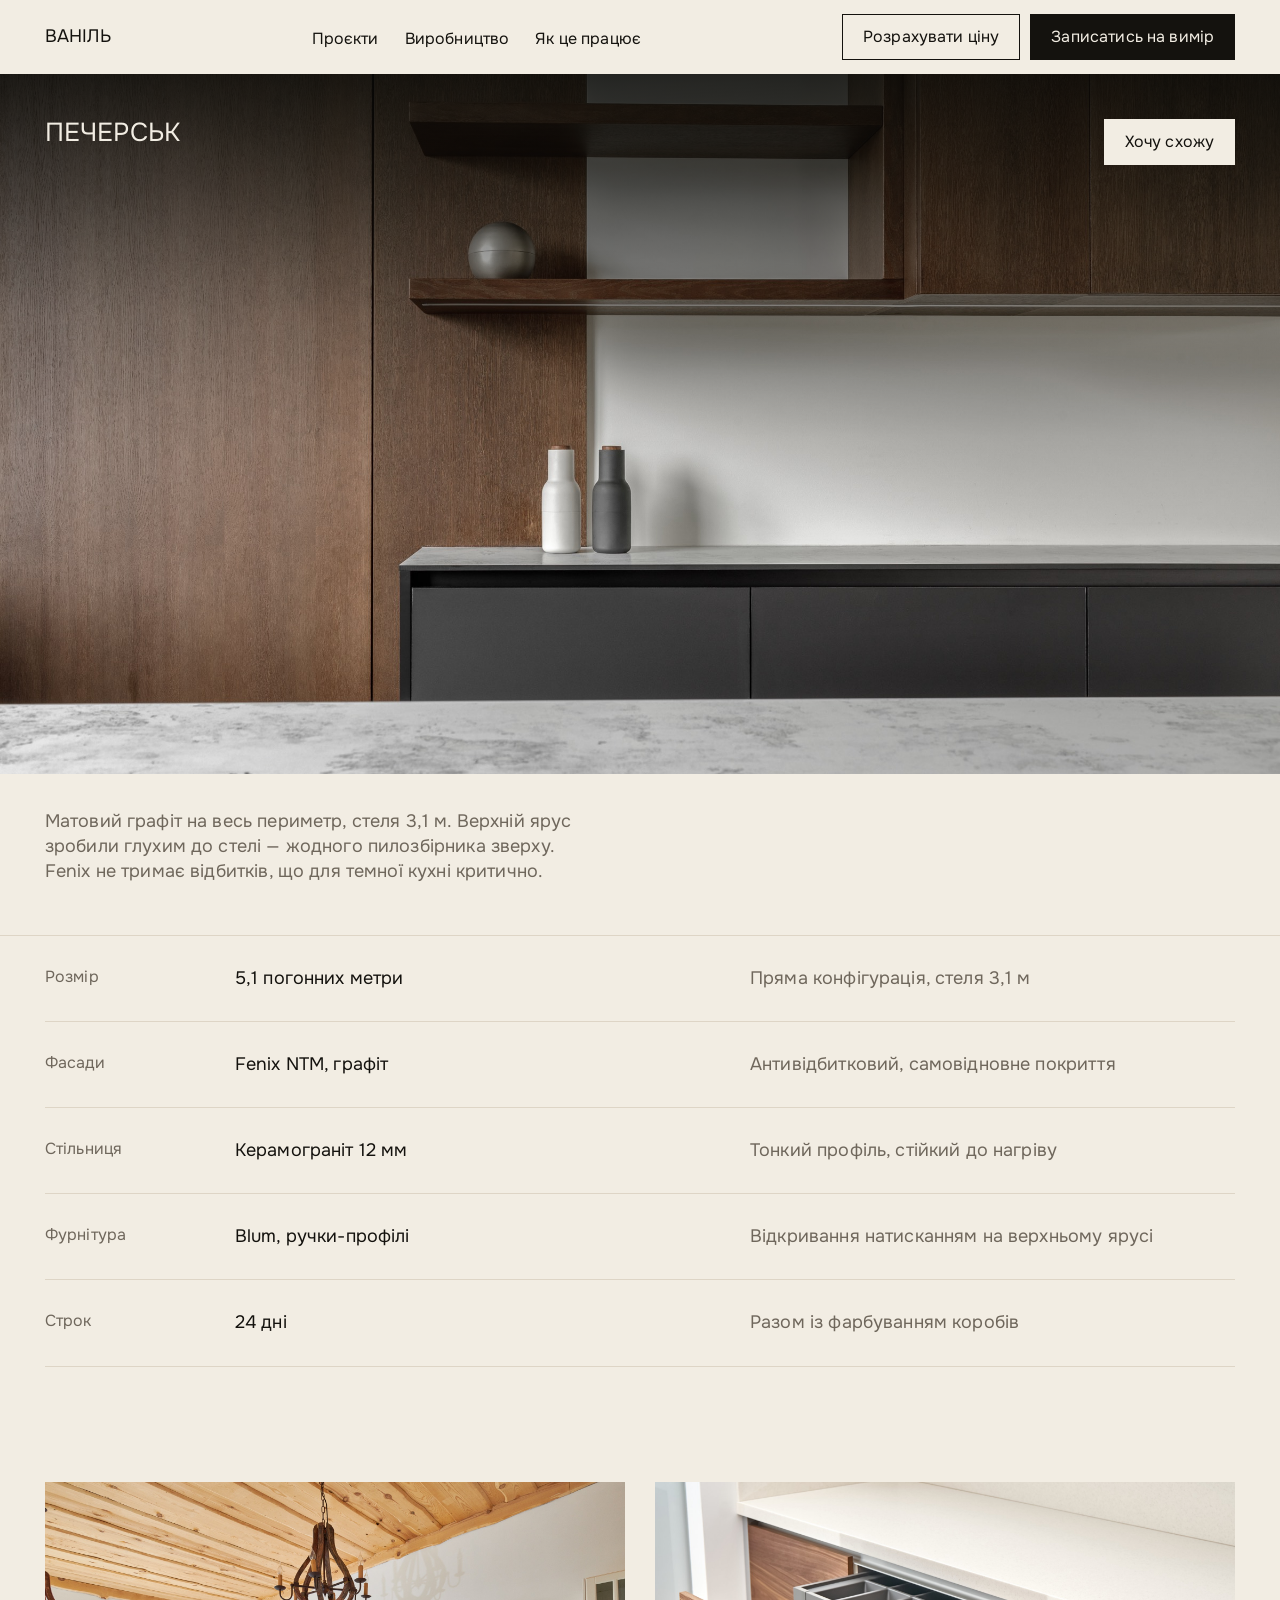
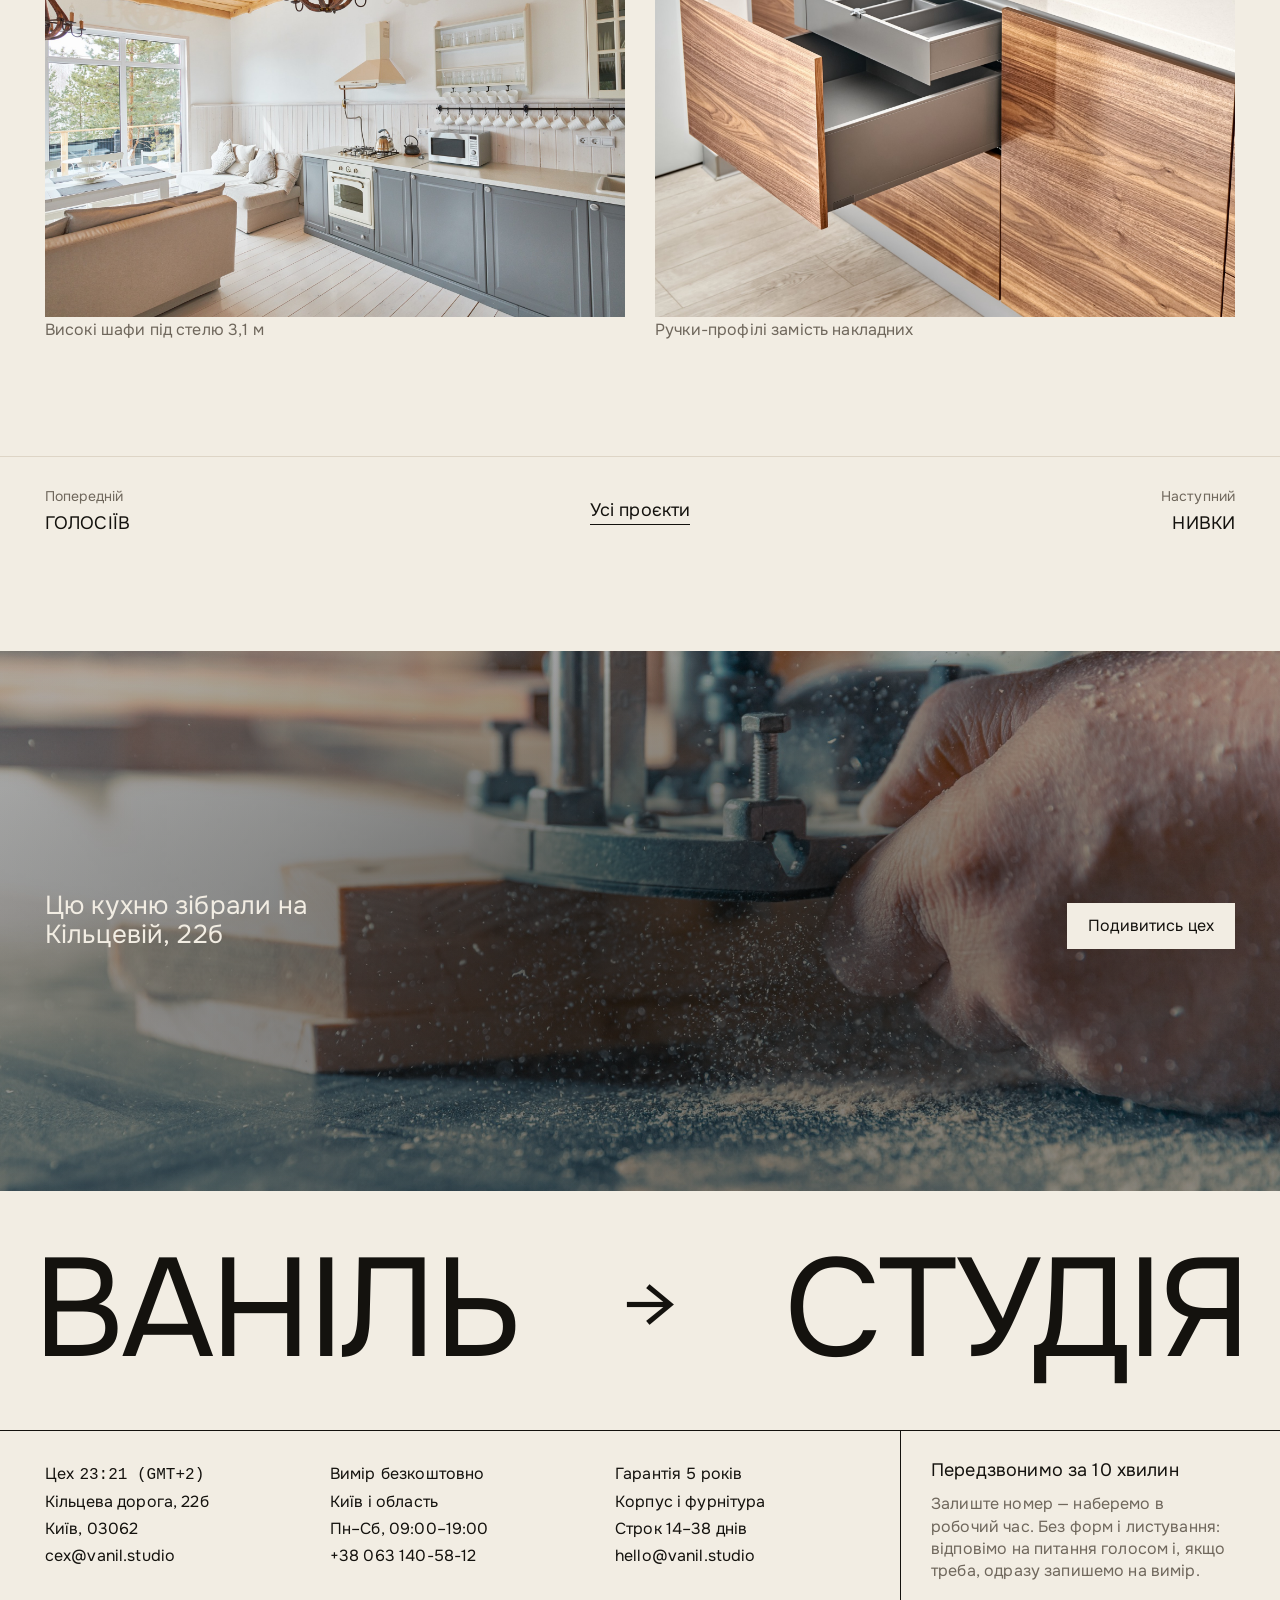
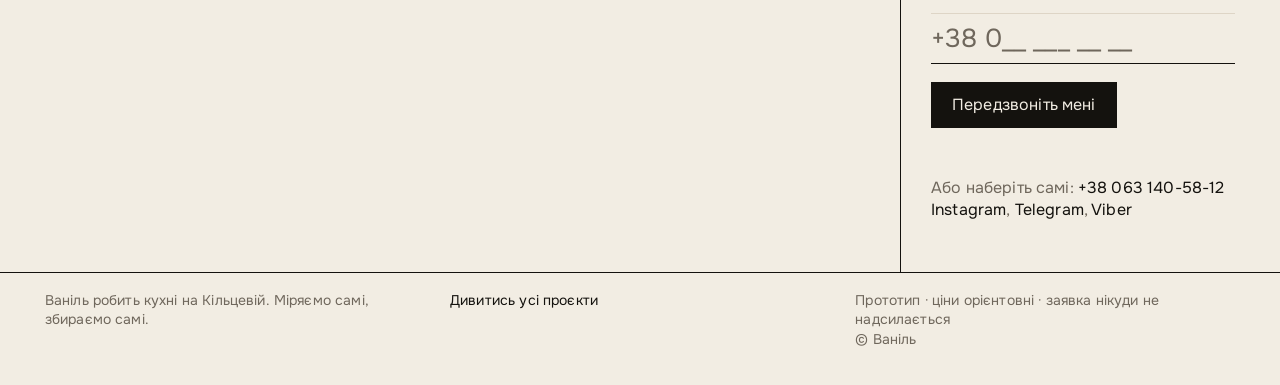
<file: proekt-pechersk.html>
<!doctype html>
<html lang="uk">
<head>
<meta charset="utf-8">
<meta name="viewport" content="width=device-width, initial-scale=1">
<title>ПЕЧЕРСЬК — Ваніль</title>
<meta name="description" content="ПЕЧЕРСЬК: 5,1 м · Fenix · кераміка. Матовий графіт на весь периметр, стеля 3,1 м. Верхній ярус зробили глухим до стелі — жодного пилозбірника звер…">
<link rel="icon" href="data:image/svg+xml,%3Csvg xmlns='http://www.w3.org/2000/svg' viewBox='0 0 32 32'%3E%3Crect width='32' height='32' fill='%23000'/%3E%3Ctext x='16' y='23' font-size='20' text-anchor='middle' fill='%23fff' font-family='Helvetica,Arial'%3E%D0%92%3C/text%3E%3C/svg%3E">
<link rel="preconnect" href="https://fonts.googleapis.com">
<link rel="preconnect" href="https://fonts.gstatic.com" crossorigin>
<link rel="stylesheet" href="https://fonts.googleapis.com/css2?family=Onest:wght@400&amp;family=Manrope:wght@400&amp;display=swap">
<link rel="stylesheet" href="assets/style.css">
</head>
<body>
<a class="skip" href="#main">До основного вмісту</a>
<header class="nav">
  <a class="nav__mark" href="index.html">ВАНІЛЬ</a>
  <nav class="nav__links" aria-label="Основна навігація"><a href="kolektsii.html">Проєкти</a><a href="vyrobnytstvo.html">Виробництво</a><a href="yak-tse-pratsyuye.html">Як це працює</a></nav>
  <div class="nav__acts">
    <a class="btn" href="rozrakhunok.html">Розрахувати ціну</a>
    <a class="btn btn--primary" href="vymir.html">Записатись на вимір</a>
  </div>
  <button class="nav__burger" id="burger" type="button" aria-label="Меню"
          aria-expanded="false" aria-controls="drawer"><i></i><i></i></button>
</header>
<div class="drawer" id="drawer" aria-hidden="true">
  <a class="l" href="kolektsii.html">Проєкти</a>
  <a class="l" href="vyrobnytstvo.html">Виробництво</a>
  <a class="l" href="yak-tse-pratsyuye.html">Як це працює</a>
  <div class="acts">
    <a class="btn" href="rozrakhunok.html">Розрахувати ціну</a>
    <a class="btn" href="vymir.html">Записатись на вимір</a>
  </div>
  <p class="tel">+38 063 140-58-12<br>Пн–Сб, 09:00–19:00</p>
</div>
<main id="main">
<div class="panel panel--full">
  <img src="assets/img/481835359-2400.jpg" alt="ПЕЧЕРСЬК — кухня на замовлення">
  <div class="panel__cap"><h1>ПЕЧЕРСЬК</h1><a class="btn btn--fill" href="vymir.html">Хочу схожу</a></div>
</div>

<section class="page">
  <p class="intro">Матовий графіт на весь периметр, стеля 3,1 м. Верхній ярус зробили глухим до стелі — жодного пилозбірника зверху. Fenix не тримає відбитків, що для темної кухні критично.</p>
</section>

<div class="steps steps--wide">
  <div class="row"><span class="no">Розмір</span><span>5,1 погонних метри</span><p>Пряма конфігурація, стеля 3,1 м</p></div>
  <div class="row"><span class="no">Фасади</span><span>Fenix NTM, графіт</span><p>Антивідбитковий, самовідновне покриття</p></div>
  <div class="row"><span class="no">Стільниця</span><span>Керамограніт 12 мм</span><p>Тонкий профіль, стійкий до нагріву</p></div>
  <div class="row"><span class="no">Фурнітура</span><span>Blum, ручки-профілі</span><p>Відкривання натисканням на верхньому ярусі</p></div>
  <div class="row"><span class="no">Строк</span><span>24 дні</span><p>Разом із фарбуванням коробів</p></div>
</div>

<div class="grid2">
  <figure class="card" style="margin:0"><span class="ph ph--43"><img src="assets/img/206022642-2400.jpg" alt="Високі шафи під стелю 3,1 м" loading="lazy" decoding="async"></span><figcaption class="sub">Високі шафи під стелю 3,1 м</figcaption></figure>
  <figure class="card" style="margin:0"><span class="ph ph--43"><img src="assets/img/482768426-2400.jpg" alt="Ручки-профілі замість накладних" loading="lazy" decoding="async"></span><figcaption class="sub">Ручки-профілі замість накладних</figcaption></figure>
</div>

<nav class="pnav" aria-label="Інші проєкти">
  <a href="proekt-holosiiv.html"><span>Попередній</span>ГОЛОСІЇВ</a>
  <a href="kolektsii.html" class="pnav__all">Усі проєкти</a>
  <a href="proekt-nyvky.html" class="pnav__next"><span>Наступний</span>НИВКИ</a>
</nav>

<section class="band">
  <img src="assets/img/338111186-2400.jpg" alt="Робота в цеху на Кільцевій" loading="lazy" decoding="async">
  <div class="band__in">
    <h2>Цю кухню зібрали на Кільцевій,&nbsp;22б</h2>
    <a class="btn btn--fill" href="vyrobnytstvo.html">Подивитись цех</a>
  </div>
</section>
</main>
<footer class="foot">
  <a class="foot__mark" href="index.html" aria-label="Ваніль Студія — на головну">
    <span>ВАНІЛЬ</span>
    <span class="foot__arw" aria-hidden="true">&#8594;</span>
    <span>СТУДІЯ</span>
  </a>

  <div class="foot__main">
    <div class="foot__info">
      <div>
        <p class="foot__line"><span class="bar">Цех</span> <span class="bar mono" id="clock">--:-- (GMT+3)</span></p>
        <p class="foot__line"><span class="bar">Кільцева дорога, 22б</span></p>
        <p class="foot__line"><span class="bar">Київ, 03062</span></p>
        <p class="foot__line"><span class="bar"><a href="mailto:cex@vanil.studio">cex@vanil.studio</a></span></p>
      </div>
      <div>
        <p class="foot__line"><span class="bar">Вимір</span> <span class="bar">безкоштовно</span></p>
        <p class="foot__line"><span class="bar">Київ і область</span></p>
        <p class="foot__line"><span class="bar">Пн–Сб, 09:00–19:00</span></p>
        <p class="foot__line"><span class="bar"><a href="tel:+380631405812">+38 063 140-58-12</a></span></p>
      </div>
      <div>
        <p class="foot__line"><span class="bar">Гарантія</span> <span class="bar">5 років</span></p>
        <p class="foot__line"><span class="bar">Корпус і фурнітура</span></p>
        <p class="foot__line"><span class="bar">Строк 14–38 днів</span></p>
        <p class="foot__line"><span class="bar"><a href="mailto:hello@vanil.studio">hello@vanil.studio</a></span></p>
      </div>
    </div>

    <div class="foot__mail">
      <h2>Передзвонимо за 10 хвилин</h2>
      <p class="foot__hint">Залиште номер — наберемо в робочий час. Без форм і листування:
         відповімо на питання голосом і, якщо треба, одразу запишемо на вимір.</p>
      <form id="cb">
        <input type="tel" id="cbtel" inputmode="tel" autocomplete="tel"
               placeholder="+38 0__ ___ __ __" aria-label="Ваш телефон">
        <button class="btn btn--primary" type="submit">Передзвоніть мені</button>
        <p class="fnote" id="cbnote" role="status" aria-live="polite"></p>
      </form>
      <div class="foot__soc">
        <p>Або наберіть самі: <a href="tel:+380631405812">+38 063 140-58-12</a></p>
        <p><a href="vymir.html">Instagram</a>, <a href="vymir.html">Telegram</a>, <a href="vymir.html">Viber</a></p>
      </div>
    </div>
  </div>

  <div class="foot__bot">
    <p>Ваніль робить кухні на Кільцевій. Міряємо самі, збираємо самі.</p>
    <p><a href="kolektsii.html">Дивитись усі проєкти</a></p>
    <p>Прототип · ціни орієнтовні · заявка нікуди не надсилається<br>© Ваніль</p>
  </div>
</footer>
<script src="assets/app.js" defer></script>
</body>
</html>
</file>
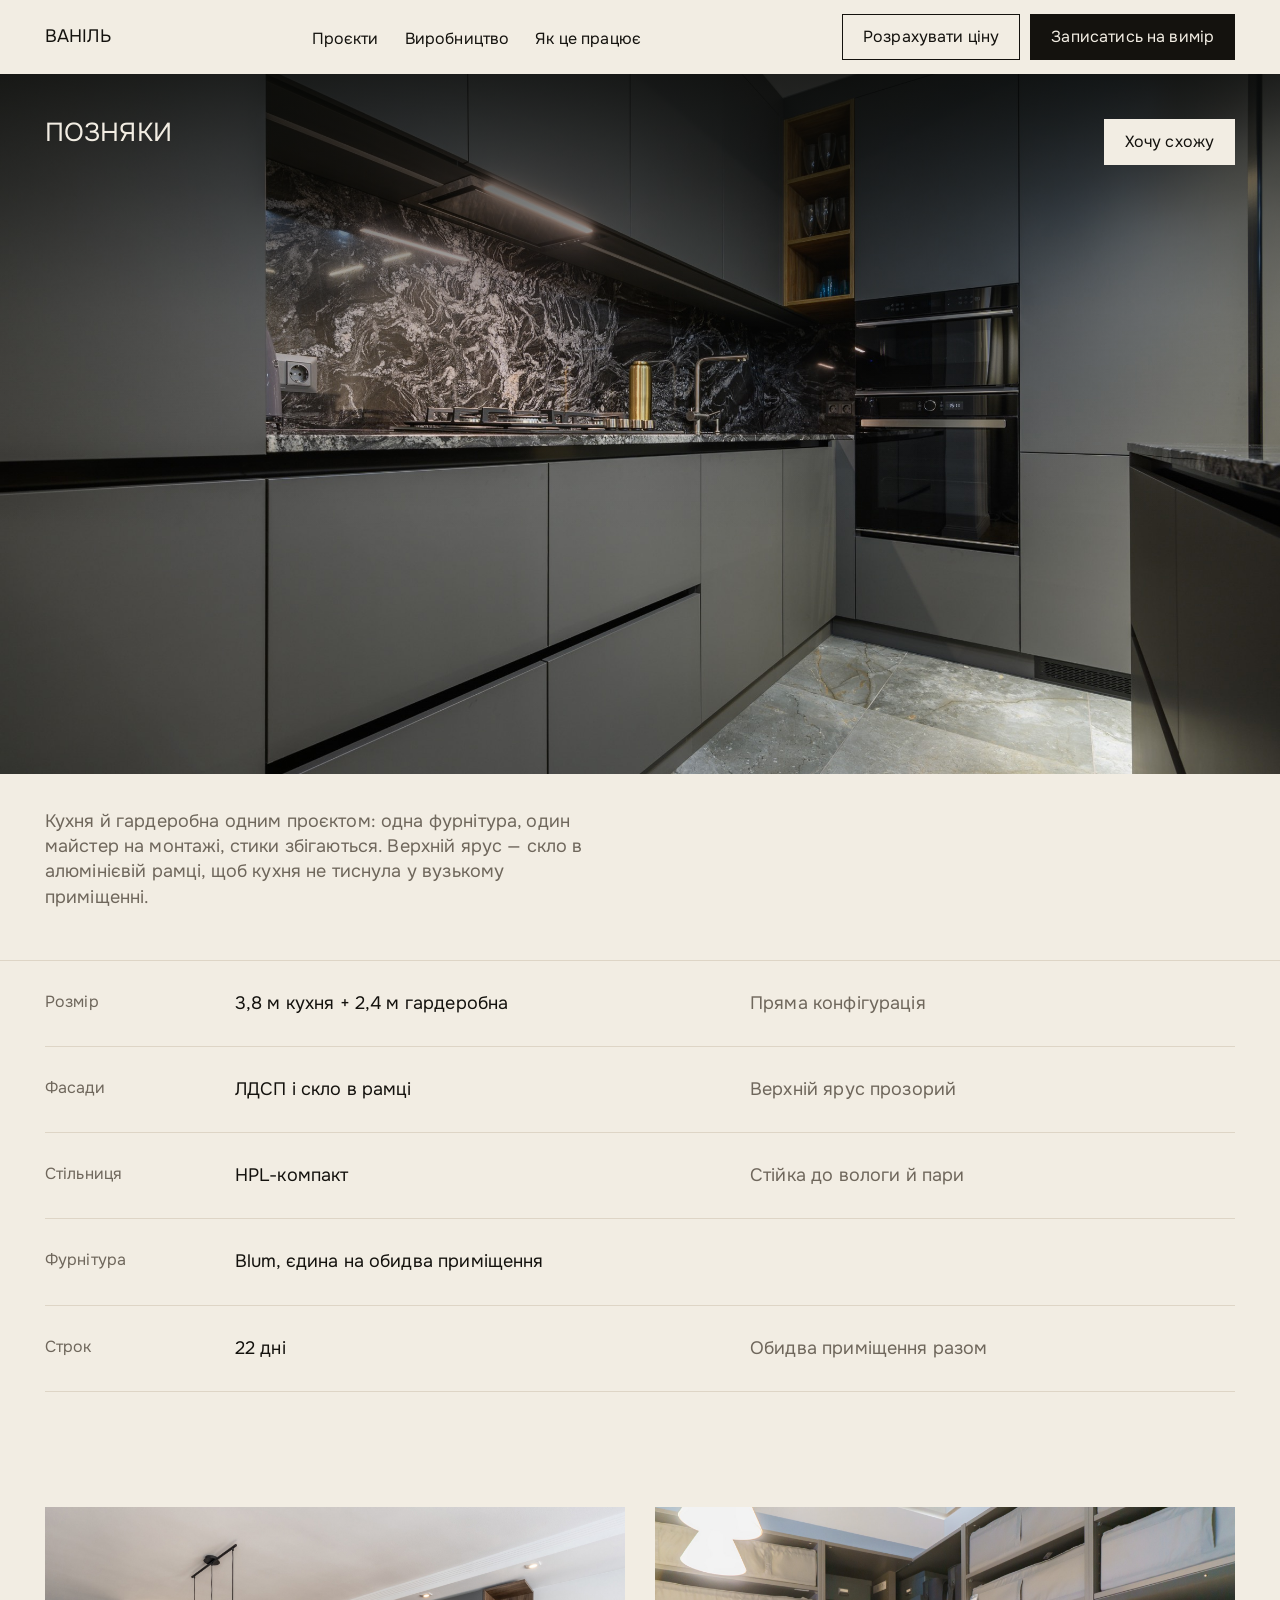
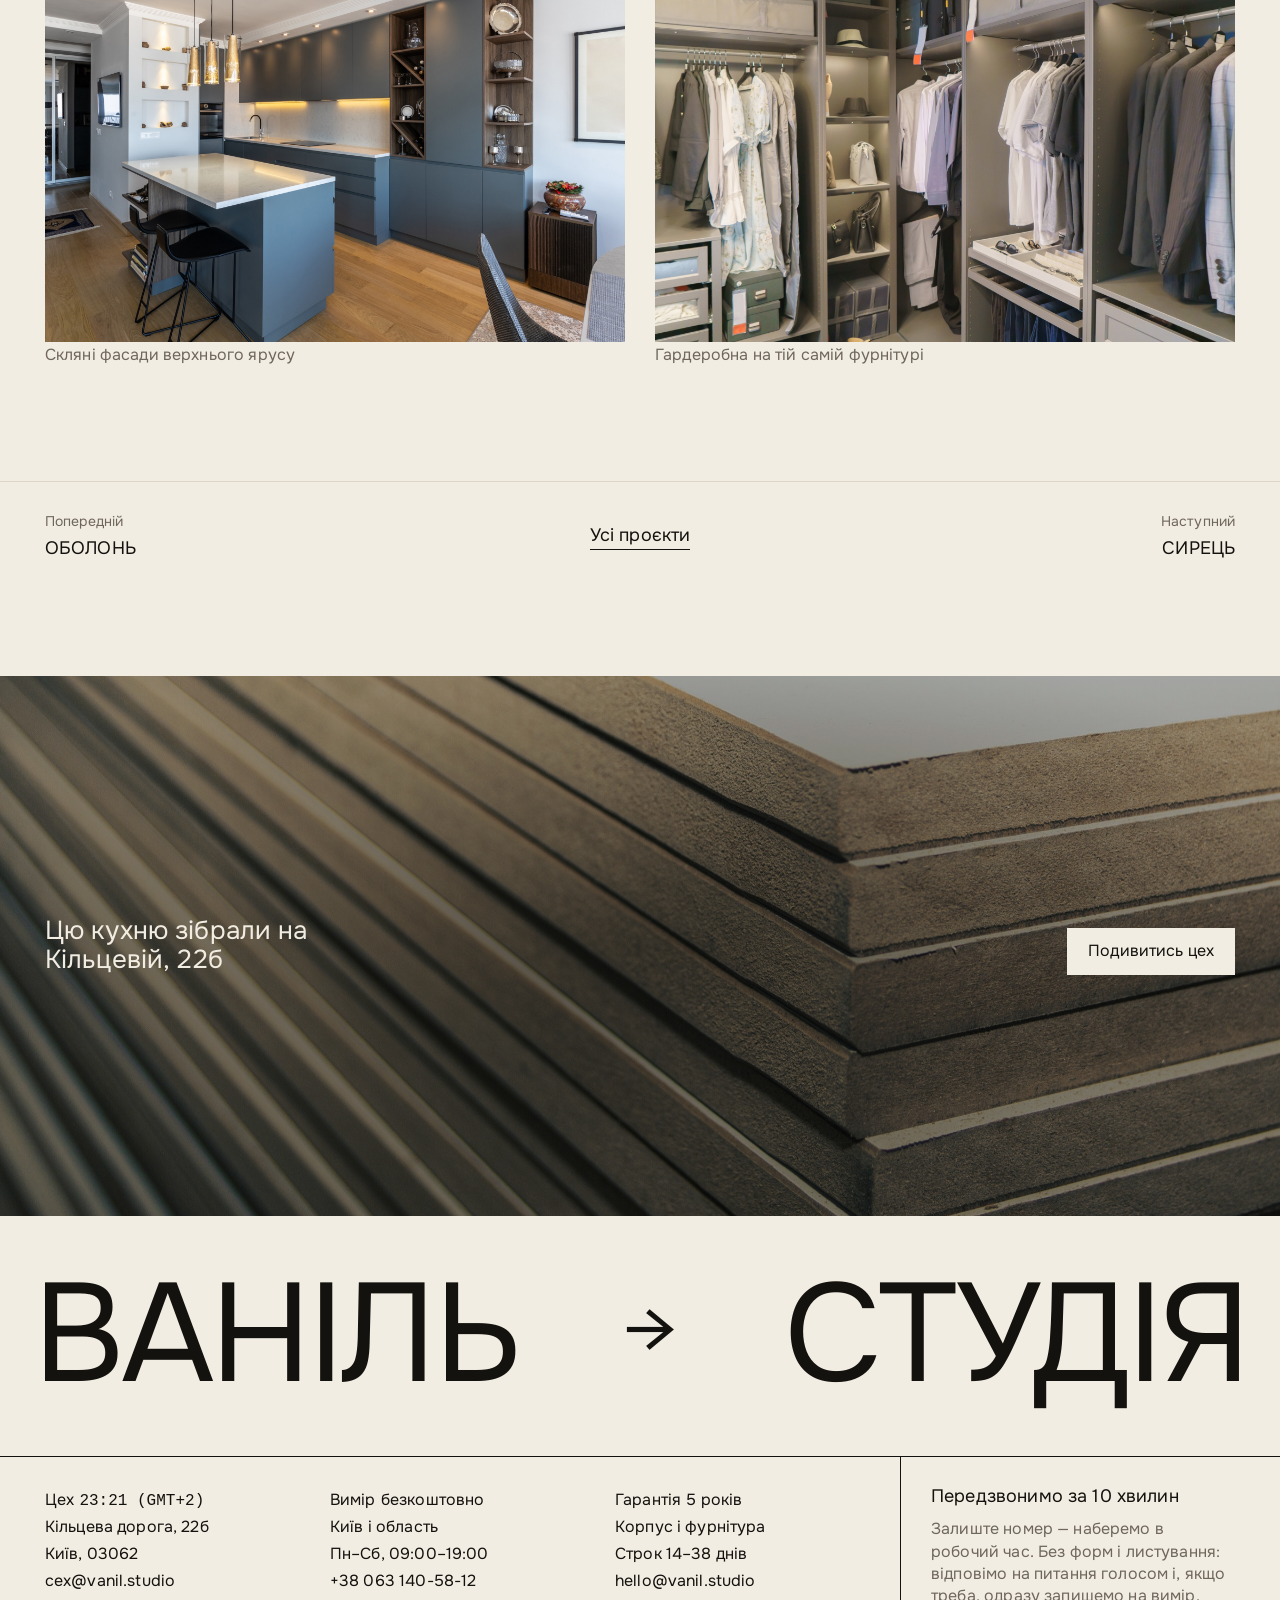
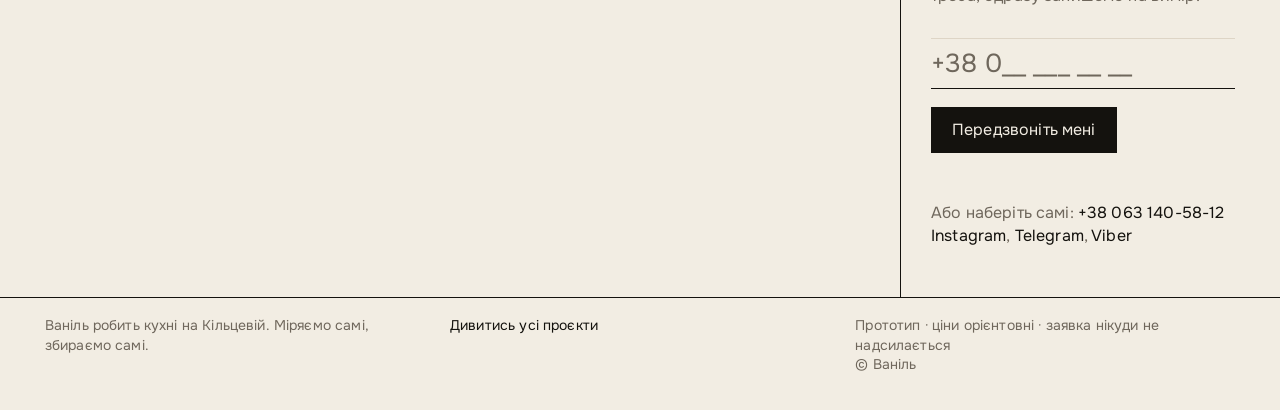
<file: proekt-poznyaky.html>
<!doctype html>
<html lang="uk">
<head>
<meta charset="utf-8">
<meta name="viewport" content="width=device-width, initial-scale=1">
<title>ПОЗНЯКИ — Ваніль</title>
<meta name="description" content="ПОЗНЯКИ: 3,8 м · ЛДСП і скло · HPL. Кухня й гардеробна одним проєктом: одна фурнітура, один майстер на монтажі, стики збігаються. Верхній ярус — с…">
<link rel="icon" href="data:image/svg+xml,%3Csvg xmlns='http://www.w3.org/2000/svg' viewBox='0 0 32 32'%3E%3Crect width='32' height='32' fill='%23000'/%3E%3Ctext x='16' y='23' font-size='20' text-anchor='middle' fill='%23fff' font-family='Helvetica,Arial'%3E%D0%92%3C/text%3E%3C/svg%3E">
<link rel="preconnect" href="https://fonts.googleapis.com">
<link rel="preconnect" href="https://fonts.gstatic.com" crossorigin>
<link rel="stylesheet" href="https://fonts.googleapis.com/css2?family=Onest:wght@400&amp;family=Manrope:wght@400&amp;display=swap">
<link rel="stylesheet" href="assets/style.css">
</head>
<body>
<a class="skip" href="#main">До основного вмісту</a>
<header class="nav">
  <a class="nav__mark" href="index.html">ВАНІЛЬ</a>
  <nav class="nav__links" aria-label="Основна навігація"><a href="kolektsii.html">Проєкти</a><a href="vyrobnytstvo.html">Виробництво</a><a href="yak-tse-pratsyuye.html">Як це працює</a></nav>
  <div class="nav__acts">
    <a class="btn" href="rozrakhunok.html">Розрахувати ціну</a>
    <a class="btn btn--primary" href="vymir.html">Записатись на вимір</a>
  </div>
  <button class="nav__burger" id="burger" type="button" aria-label="Меню"
          aria-expanded="false" aria-controls="drawer"><i></i><i></i></button>
</header>
<div class="drawer" id="drawer" aria-hidden="true">
  <a class="l" href="kolektsii.html">Проєкти</a>
  <a class="l" href="vyrobnytstvo.html">Виробництво</a>
  <a class="l" href="yak-tse-pratsyuye.html">Як це працює</a>
  <div class="acts">
    <a class="btn" href="rozrakhunok.html">Розрахувати ціну</a>
    <a class="btn" href="vymir.html">Записатись на вимір</a>
  </div>
  <p class="tel">+38 063 140-58-12<br>Пн–Сб, 09:00–19:00</p>
</div>
<main id="main">
<div class="panel panel--full">
  <img src="assets/img/511069774-2400.jpg" alt="ПОЗНЯКИ — кухня на замовлення">
  <div class="panel__cap"><h1>ПОЗНЯКИ</h1><a class="btn btn--fill" href="vymir.html">Хочу схожу</a></div>
</div>

<section class="page">
  <p class="intro">Кухня й гардеробна одним проєктом: одна фурнітура, один майстер на монтажі, стики збігаються. Верхній ярус — скло в алюмінієвій рамці, щоб кухня не тиснула у вузькому приміщенні.</p>
</section>

<div class="steps steps--wide">
  <div class="row"><span class="no">Розмір</span><span>3,8 м кухня + 2,4 м гардеробна</span><p>Пряма конфігурація</p></div>
  <div class="row"><span class="no">Фасади</span><span>ЛДСП і скло в рамці</span><p>Верхній ярус прозорий</p></div>
  <div class="row"><span class="no">Стільниця</span><span>HPL-компакт</span><p>Стійка до вологи й пари</p></div>
  <div class="row"><span class="no">Фурнітура</span><span>Blum, єдина на обидва приміщення</span><p></p></div>
  <div class="row"><span class="no">Строк</span><span>22 дні</span><p>Обидва приміщення разом</p></div>
</div>

<div class="grid2">
  <figure class="card" style="margin:0"><span class="ph ph--43"><img src="assets/img/492445295-2400.jpg" alt="Скляні фасади верхнього ярусу" loading="lazy" decoding="async"></span><figcaption class="sub">Скляні фасади верхнього ярусу</figcaption></figure>
  <figure class="card" style="margin:0"><span class="ph ph--43"><img src="assets/img/701709093-2400.jpg" alt="Гардеробна на тій самій фурнітурі" loading="lazy" decoding="async"></span><figcaption class="sub">Гардеробна на тій самій фурнітурі</figcaption></figure>
</div>

<nav class="pnav" aria-label="Інші проєкти">
  <a href="proekt-obolon.html"><span>Попередній</span>ОБОЛОНЬ</a>
  <a href="kolektsii.html" class="pnav__all">Усі проєкти</a>
  <a href="proekt-syrets.html" class="pnav__next"><span>Наступний</span>СИРЕЦЬ</a>
</nav>

<section class="band">
  <img src="assets/img/532420244-2400.jpg" alt="Робота в цеху на Кільцевій" loading="lazy" decoding="async">
  <div class="band__in">
    <h2>Цю кухню зібрали на Кільцевій,&nbsp;22б</h2>
    <a class="btn btn--fill" href="vyrobnytstvo.html">Подивитись цех</a>
  </div>
</section>
</main>
<footer class="foot">
  <a class="foot__mark" href="index.html" aria-label="Ваніль Студія — на головну">
    <span>ВАНІЛЬ</span>
    <span class="foot__arw" aria-hidden="true">&#8594;</span>
    <span>СТУДІЯ</span>
  </a>

  <div class="foot__main">
    <div class="foot__info">
      <div>
        <p class="foot__line"><span class="bar">Цех</span> <span class="bar mono" id="clock">--:-- (GMT+3)</span></p>
        <p class="foot__line"><span class="bar">Кільцева дорога, 22б</span></p>
        <p class="foot__line"><span class="bar">Київ, 03062</span></p>
        <p class="foot__line"><span class="bar"><a href="mailto:cex@vanil.studio">cex@vanil.studio</a></span></p>
      </div>
      <div>
        <p class="foot__line"><span class="bar">Вимір</span> <span class="bar">безкоштовно</span></p>
        <p class="foot__line"><span class="bar">Київ і область</span></p>
        <p class="foot__line"><span class="bar">Пн–Сб, 09:00–19:00</span></p>
        <p class="foot__line"><span class="bar"><a href="tel:+380631405812">+38 063 140-58-12</a></span></p>
      </div>
      <div>
        <p class="foot__line"><span class="bar">Гарантія</span> <span class="bar">5 років</span></p>
        <p class="foot__line"><span class="bar">Корпус і фурнітура</span></p>
        <p class="foot__line"><span class="bar">Строк 14–38 днів</span></p>
        <p class="foot__line"><span class="bar"><a href="mailto:hello@vanil.studio">hello@vanil.studio</a></span></p>
      </div>
    </div>

    <div class="foot__mail">
      <h2>Передзвонимо за 10 хвилин</h2>
      <p class="foot__hint">Залиште номер — наберемо в робочий час. Без форм і листування:
         відповімо на питання голосом і, якщо треба, одразу запишемо на вимір.</p>
      <form id="cb">
        <input type="tel" id="cbtel" inputmode="tel" autocomplete="tel"
               placeholder="+38 0__ ___ __ __" aria-label="Ваш телефон">
        <button class="btn btn--primary" type="submit">Передзвоніть мені</button>
        <p class="fnote" id="cbnote" role="status" aria-live="polite"></p>
      </form>
      <div class="foot__soc">
        <p>Або наберіть самі: <a href="tel:+380631405812">+38 063 140-58-12</a></p>
        <p><a href="vymir.html">Instagram</a>, <a href="vymir.html">Telegram</a>, <a href="vymir.html">Viber</a></p>
      </div>
    </div>
  </div>

  <div class="foot__bot">
    <p>Ваніль робить кухні на Кільцевій. Міряємо самі, збираємо самі.</p>
    <p><a href="kolektsii.html">Дивитись усі проєкти</a></p>
    <p>Прототип · ціни орієнтовні · заявка нікуди не надсилається<br>© Ваніль</p>
  </div>
</footer>
<script src="assets/app.js" defer></script>
</body>
</html>
</file>
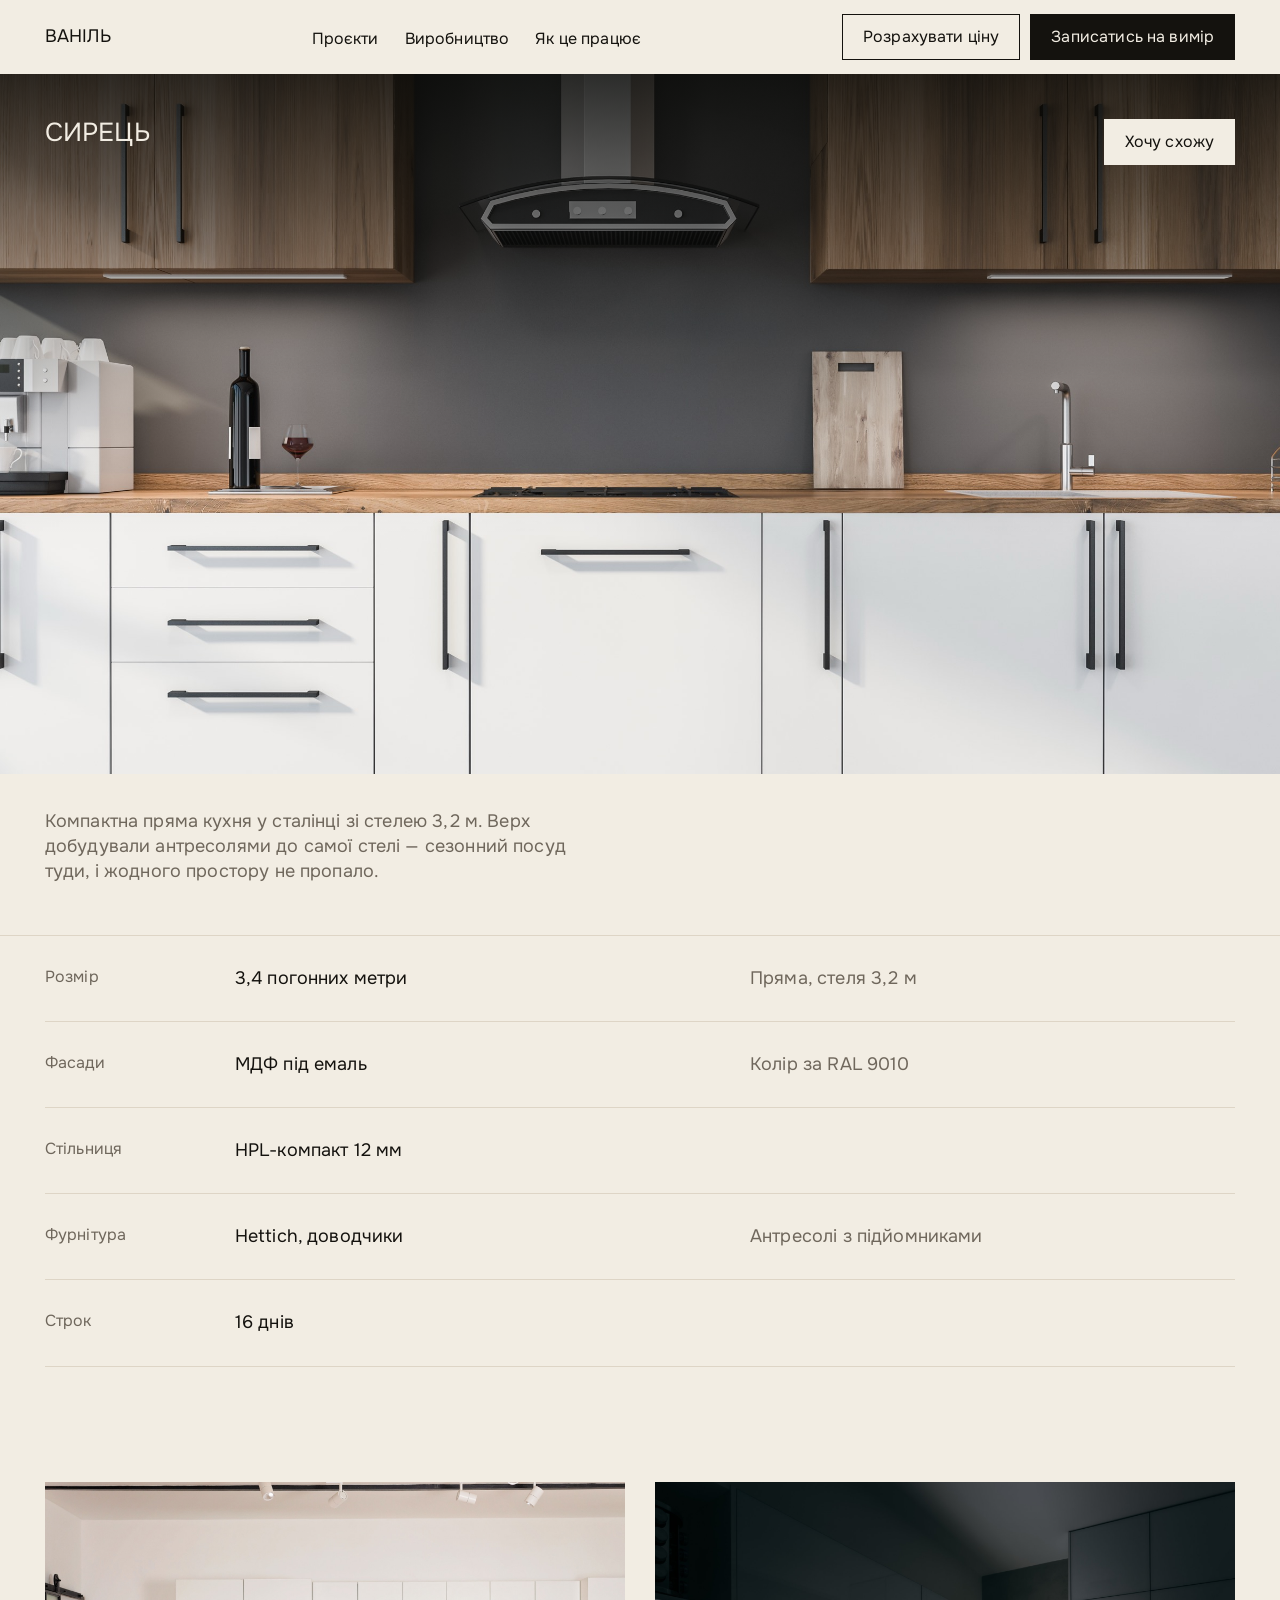
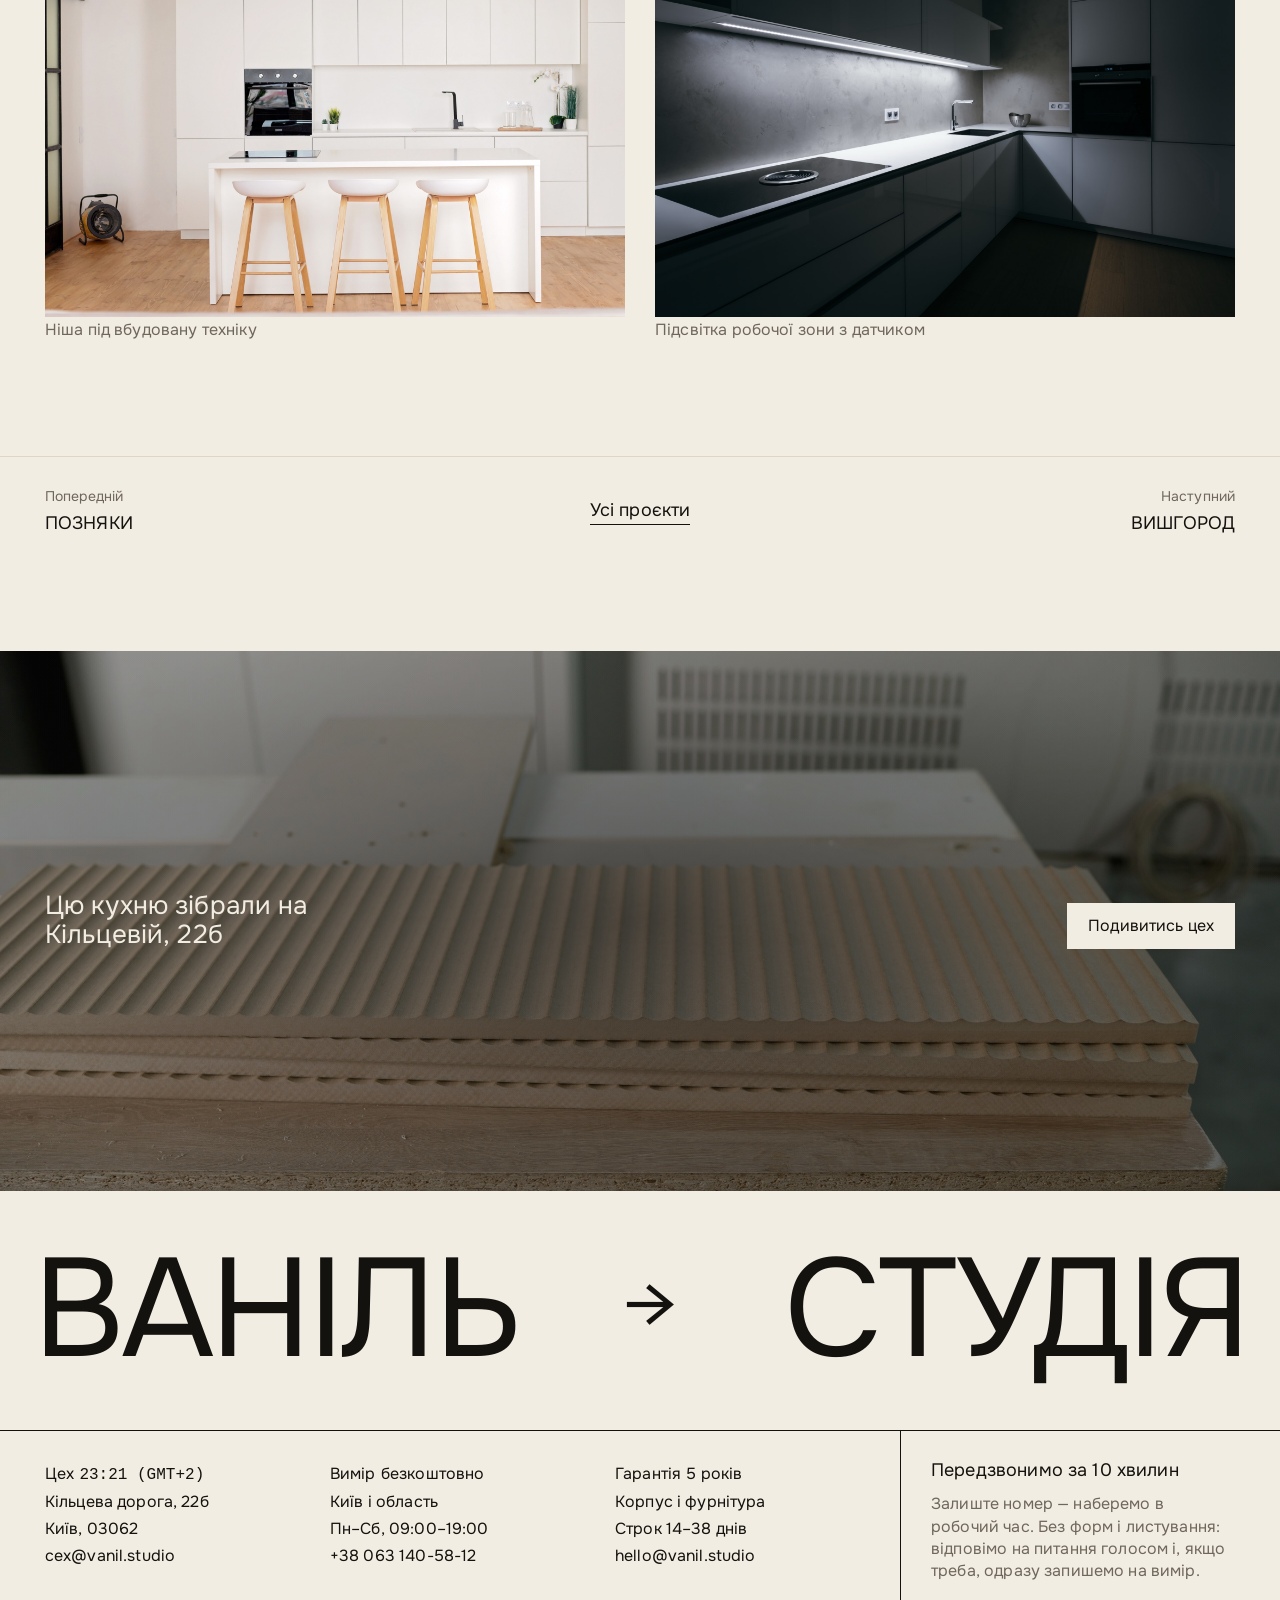
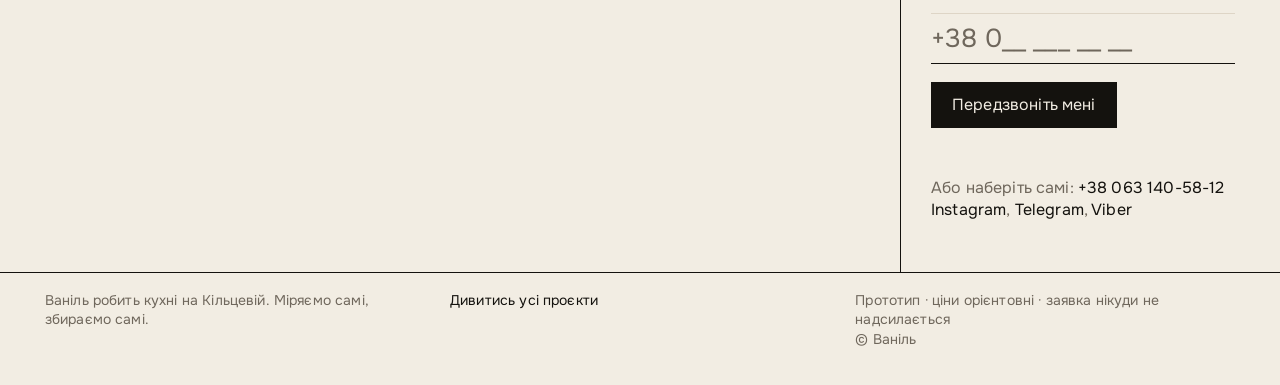
<file: proekt-syrets.html>
<!doctype html>
<html lang="uk">
<head>
<meta charset="utf-8">
<meta name="viewport" content="width=device-width, initial-scale=1">
<title>СИРЕЦЬ — Ваніль</title>
<meta name="description" content="СИРЕЦЬ: 3,4 м · емаль · компакт. Компактна пряма кухня у сталінці зі стелею 3,2 м. Верх добудували антресолями до самої стелі — сезонний посуд …">
<link rel="icon" href="data:image/svg+xml,%3Csvg xmlns='http://www.w3.org/2000/svg' viewBox='0 0 32 32'%3E%3Crect width='32' height='32' fill='%23000'/%3E%3Ctext x='16' y='23' font-size='20' text-anchor='middle' fill='%23fff' font-family='Helvetica,Arial'%3E%D0%92%3C/text%3E%3C/svg%3E">
<link rel="preconnect" href="https://fonts.googleapis.com">
<link rel="preconnect" href="https://fonts.gstatic.com" crossorigin>
<link rel="stylesheet" href="https://fonts.googleapis.com/css2?family=Onest:wght@400&amp;family=Manrope:wght@400&amp;display=swap">
<link rel="stylesheet" href="assets/style.css">
</head>
<body>
<a class="skip" href="#main">До основного вмісту</a>
<header class="nav">
  <a class="nav__mark" href="index.html">ВАНІЛЬ</a>
  <nav class="nav__links" aria-label="Основна навігація"><a href="kolektsii.html">Проєкти</a><a href="vyrobnytstvo.html">Виробництво</a><a href="yak-tse-pratsyuye.html">Як це працює</a></nav>
  <div class="nav__acts">
    <a class="btn" href="rozrakhunok.html">Розрахувати ціну</a>
    <a class="btn btn--primary" href="vymir.html">Записатись на вимір</a>
  </div>
  <button class="nav__burger" id="burger" type="button" aria-label="Меню"
          aria-expanded="false" aria-controls="drawer"><i></i><i></i></button>
</header>
<div class="drawer" id="drawer" aria-hidden="true">
  <a class="l" href="kolektsii.html">Проєкти</a>
  <a class="l" href="vyrobnytstvo.html">Виробництво</a>
  <a class="l" href="yak-tse-pratsyuye.html">Як це працює</a>
  <div class="acts">
    <a class="btn" href="rozrakhunok.html">Розрахувати ціну</a>
    <a class="btn" href="vymir.html">Записатись на вимір</a>
  </div>
  <p class="tel">+38 063 140-58-12<br>Пн–Сб, 09:00–19:00</p>
</div>
<main id="main">
<div class="panel panel--full">
  <img src="assets/img/443197502-2400.jpg" alt="СИРЕЦЬ — кухня на замовлення">
  <div class="panel__cap"><h1>СИРЕЦЬ</h1><a class="btn btn--fill" href="vymir.html">Хочу схожу</a></div>
</div>

<section class="page">
  <p class="intro">Компактна пряма кухня у сталінці зі стелею 3,2 м. Верх добудували антресолями до самої стелі — сезонний посуд туди, і жодного простору не пропало.</p>
</section>

<div class="steps steps--wide">
  <div class="row"><span class="no">Розмір</span><span>3,4 погонних метри</span><p>Пряма, стеля 3,2 м</p></div>
  <div class="row"><span class="no">Фасади</span><span>МДФ під емаль</span><p>Колір за RAL 9010</p></div>
  <div class="row"><span class="no">Стільниця</span><span>HPL-компакт 12 мм</span><p></p></div>
  <div class="row"><span class="no">Фурнітура</span><span>Hettich, доводчики</span><p>Антресолі з підйомниками</p></div>
  <div class="row"><span class="no">Строк</span><span>16 днів</span><p></p></div>
</div>

<div class="grid2">
  <figure class="card" style="margin:0"><span class="ph ph--43"><img src="assets/img/419334060-2400.jpg" alt="Ніша під вбудовану техніку" loading="lazy" decoding="async"></span><figcaption class="sub">Ніша під вбудовану техніку</figcaption></figure>
  <figure class="card" style="margin:0"><span class="ph ph--43"><img src="assets/img/333339402-2400.jpg" alt="Підсвітка робочої зони з датчиком" loading="lazy" decoding="async"></span><figcaption class="sub">Підсвітка робочої зони з датчиком</figcaption></figure>
</div>

<nav class="pnav" aria-label="Інші проєкти">
  <a href="proekt-poznyaky.html"><span>Попередній</span>ПОЗНЯКИ</a>
  <a href="kolektsii.html" class="pnav__all">Усі проєкти</a>
  <a href="proekt-vyshhorod.html" class="pnav__next"><span>Наступний</span>ВИШГОРОД</a>
</nav>

<section class="band">
  <img src="assets/img/1881669632-2400.jpg" alt="Робота в цеху на Кільцевій" loading="lazy" decoding="async">
  <div class="band__in">
    <h2>Цю кухню зібрали на Кільцевій,&nbsp;22б</h2>
    <a class="btn btn--fill" href="vyrobnytstvo.html">Подивитись цех</a>
  </div>
</section>
</main>
<footer class="foot">
  <a class="foot__mark" href="index.html" aria-label="Ваніль Студія — на головну">
    <span>ВАНІЛЬ</span>
    <span class="foot__arw" aria-hidden="true">&#8594;</span>
    <span>СТУДІЯ</span>
  </a>

  <div class="foot__main">
    <div class="foot__info">
      <div>
        <p class="foot__line"><span class="bar">Цех</span> <span class="bar mono" id="clock">--:-- (GMT+3)</span></p>
        <p class="foot__line"><span class="bar">Кільцева дорога, 22б</span></p>
        <p class="foot__line"><span class="bar">Київ, 03062</span></p>
        <p class="foot__line"><span class="bar"><a href="mailto:cex@vanil.studio">cex@vanil.studio</a></span></p>
      </div>
      <div>
        <p class="foot__line"><span class="bar">Вимір</span> <span class="bar">безкоштовно</span></p>
        <p class="foot__line"><span class="bar">Київ і область</span></p>
        <p class="foot__line"><span class="bar">Пн–Сб, 09:00–19:00</span></p>
        <p class="foot__line"><span class="bar"><a href="tel:+380631405812">+38 063 140-58-12</a></span></p>
      </div>
      <div>
        <p class="foot__line"><span class="bar">Гарантія</span> <span class="bar">5 років</span></p>
        <p class="foot__line"><span class="bar">Корпус і фурнітура</span></p>
        <p class="foot__line"><span class="bar">Строк 14–38 днів</span></p>
        <p class="foot__line"><span class="bar"><a href="mailto:hello@vanil.studio">hello@vanil.studio</a></span></p>
      </div>
    </div>

    <div class="foot__mail">
      <h2>Передзвонимо за 10 хвилин</h2>
      <p class="foot__hint">Залиште номер — наберемо в робочий час. Без форм і листування:
         відповімо на питання голосом і, якщо треба, одразу запишемо на вимір.</p>
      <form id="cb">
        <input type="tel" id="cbtel" inputmode="tel" autocomplete="tel"
               placeholder="+38 0__ ___ __ __" aria-label="Ваш телефон">
        <button class="btn btn--primary" type="submit">Передзвоніть мені</button>
        <p class="fnote" id="cbnote" role="status" aria-live="polite"></p>
      </form>
      <div class="foot__soc">
        <p>Або наберіть самі: <a href="tel:+380631405812">+38 063 140-58-12</a></p>
        <p><a href="vymir.html">Instagram</a>, <a href="vymir.html">Telegram</a>, <a href="vymir.html">Viber</a></p>
      </div>
    </div>
  </div>

  <div class="foot__bot">
    <p>Ваніль робить кухні на Кільцевій. Міряємо самі, збираємо самі.</p>
    <p><a href="kolektsii.html">Дивитись усі проєкти</a></p>
    <p>Прототип · ціни орієнтовні · заявка нікуди не надсилається<br>© Ваніль</p>
  </div>
</footer>
<script src="assets/app.js" defer></script>
</body>
</html>
</file>
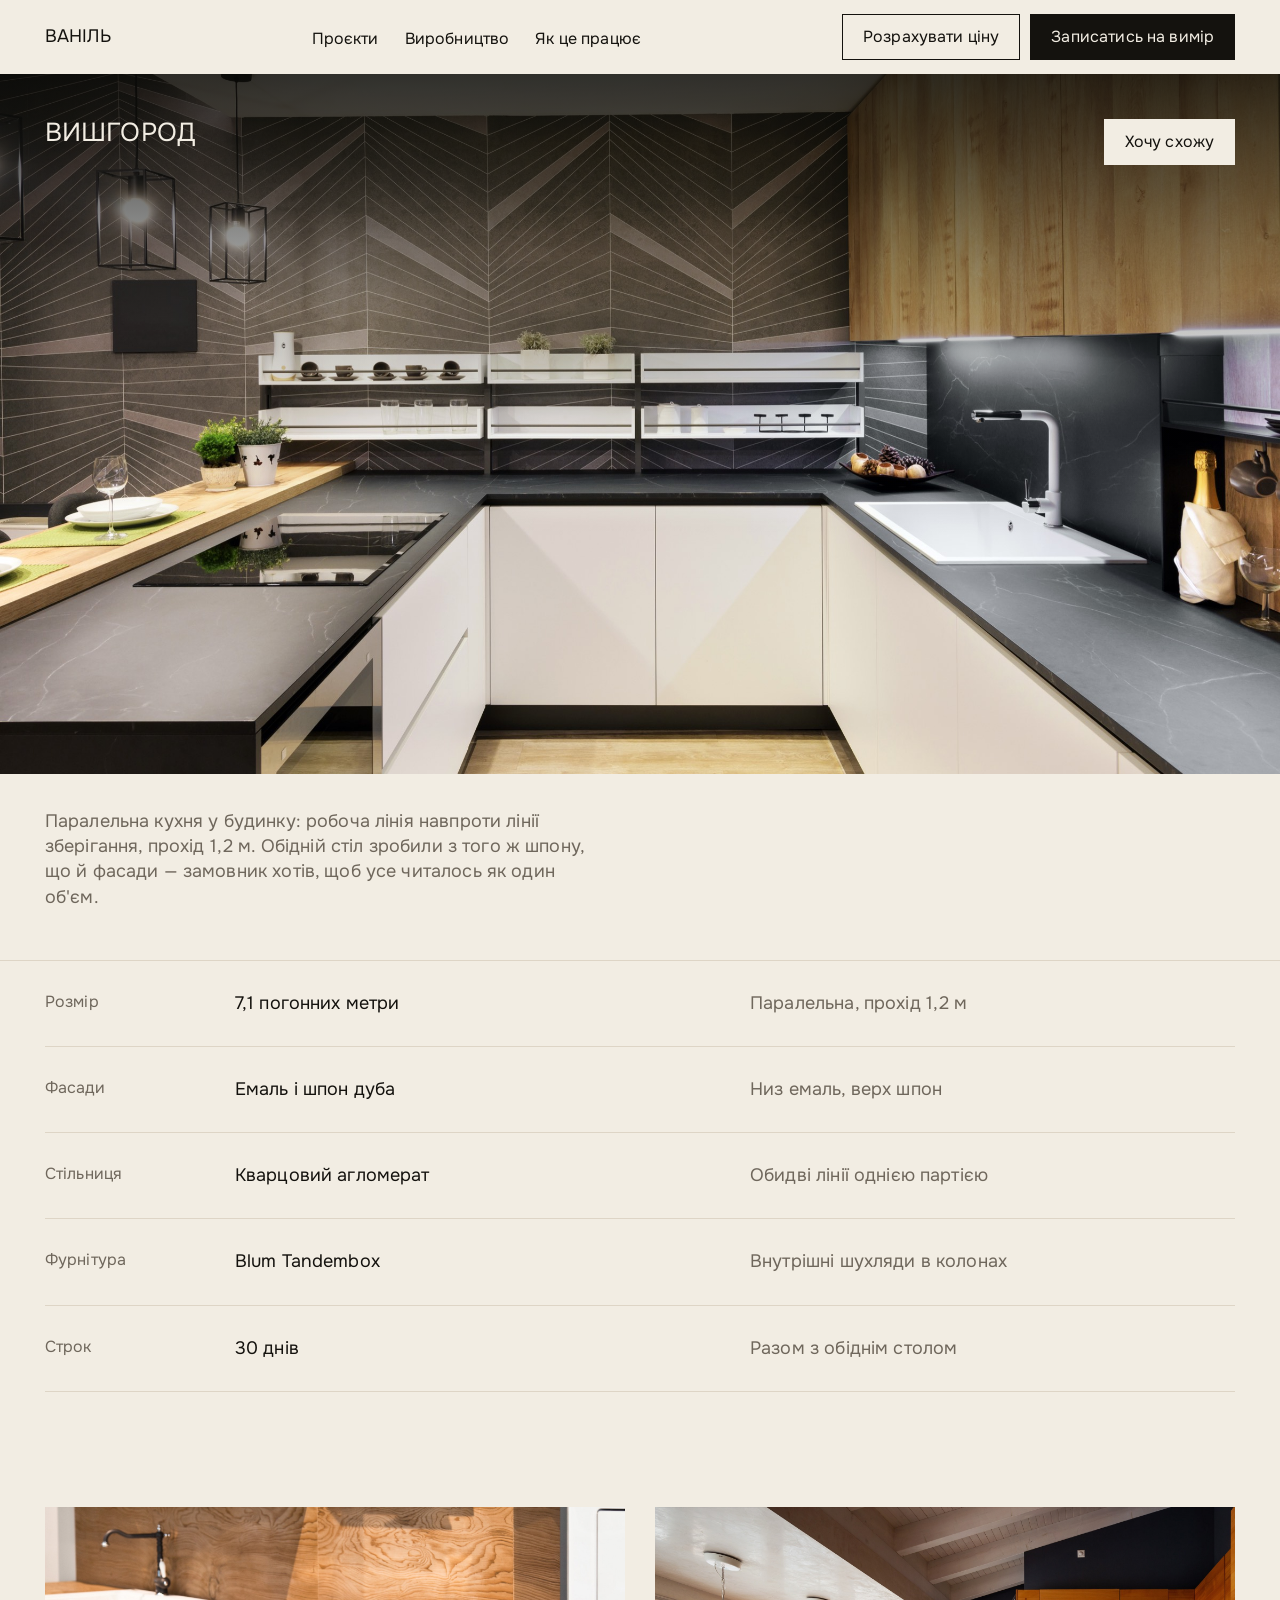
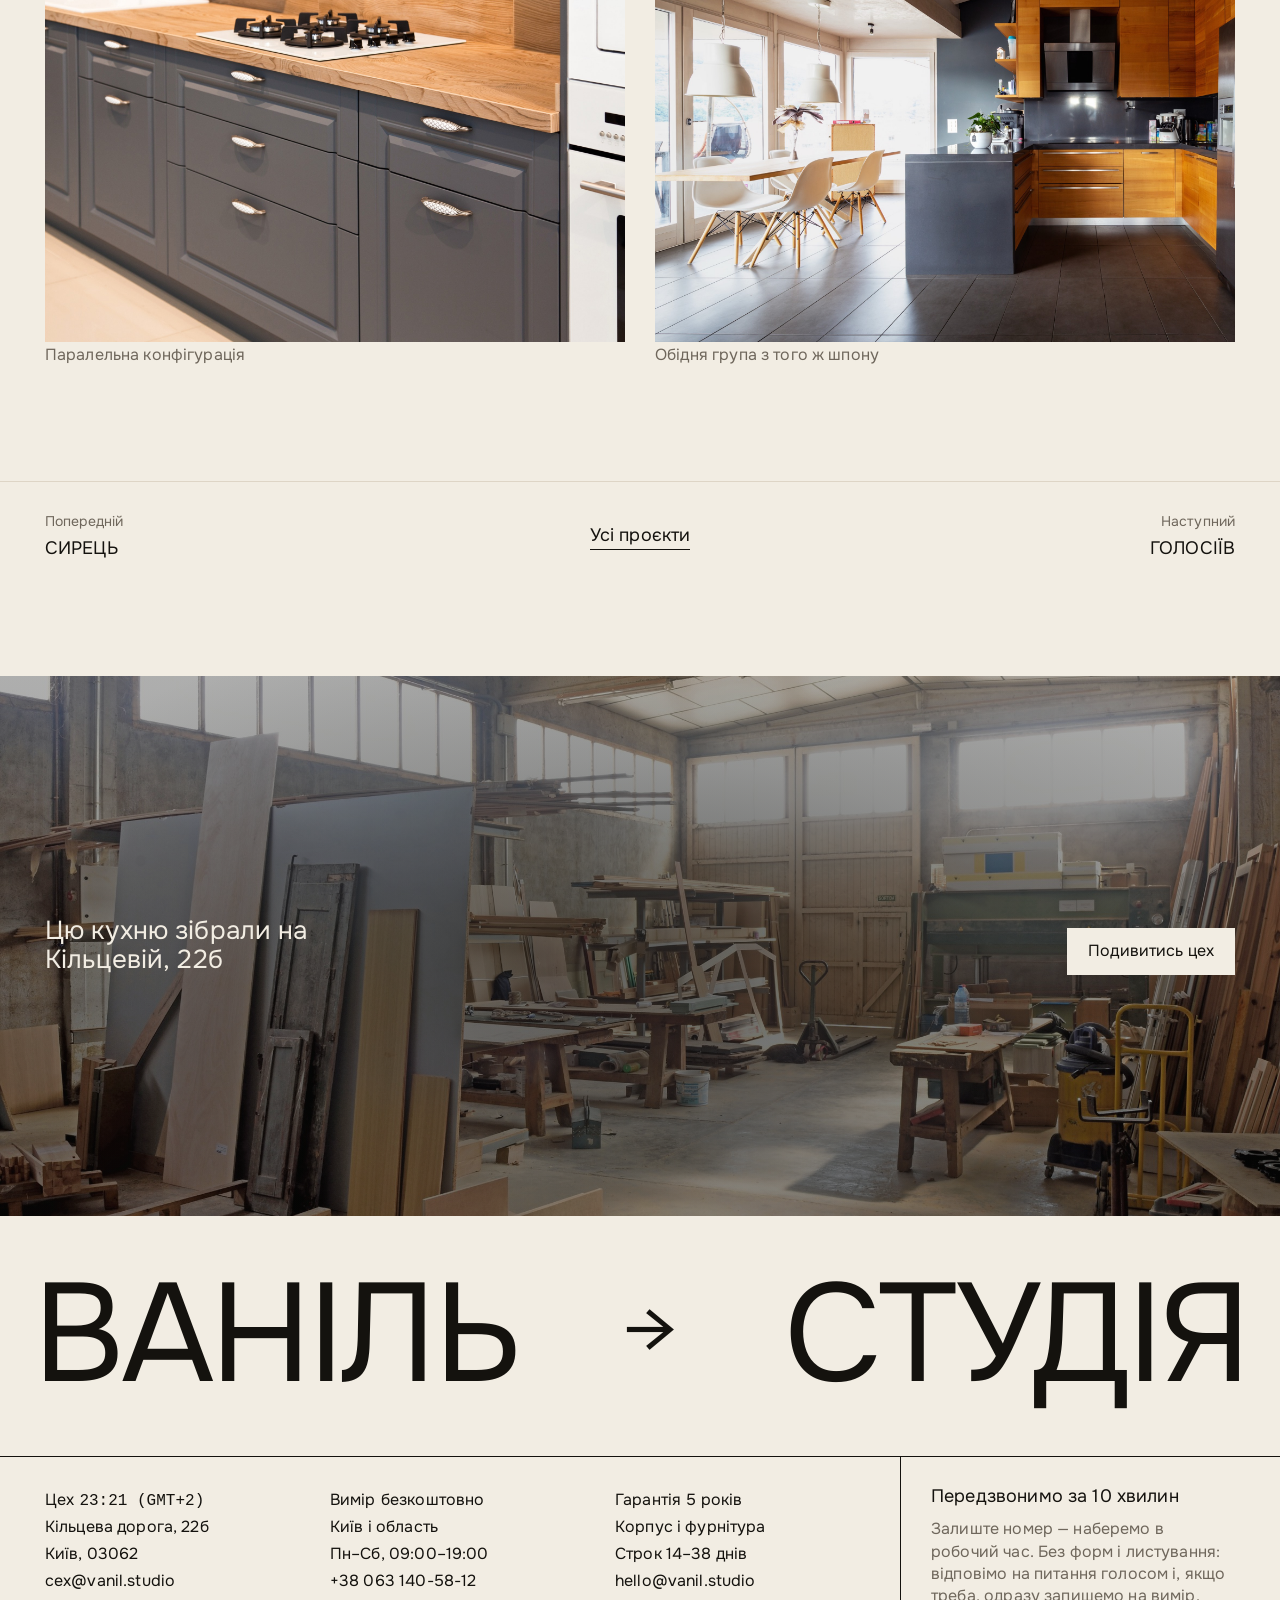
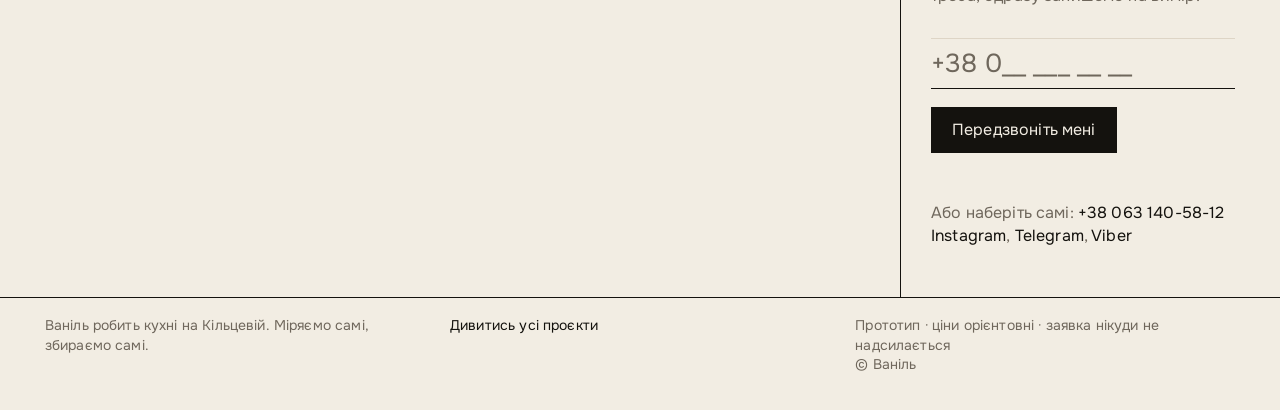
<file: proekt-vyshhorod.html>
<!doctype html>
<html lang="uk">
<head>
<meta charset="utf-8">
<meta name="viewport" content="width=device-width, initial-scale=1">
<title>ВИШГОРОД — Ваніль</title>
<meta name="description" content="ВИШГОРОД: 7,1 м · емаль і шпон · кварц. Паралельна кухня у будинку: робоча лінія навпроти лінії зберігання, прохід 1,2 м. Обідній стіл зробили з того …">
<link rel="icon" href="data:image/svg+xml,%3Csvg xmlns='http://www.w3.org/2000/svg' viewBox='0 0 32 32'%3E%3Crect width='32' height='32' fill='%23000'/%3E%3Ctext x='16' y='23' font-size='20' text-anchor='middle' fill='%23fff' font-family='Helvetica,Arial'%3E%D0%92%3C/text%3E%3C/svg%3E">
<link rel="preconnect" href="https://fonts.googleapis.com">
<link rel="preconnect" href="https://fonts.gstatic.com" crossorigin>
<link rel="stylesheet" href="https://fonts.googleapis.com/css2?family=Onest:wght@400&amp;family=Manrope:wght@400&amp;display=swap">
<link rel="stylesheet" href="assets/style.css">
</head>
<body>
<a class="skip" href="#main">До основного вмісту</a>
<header class="nav">
  <a class="nav__mark" href="index.html">ВАНІЛЬ</a>
  <nav class="nav__links" aria-label="Основна навігація"><a href="kolektsii.html">Проєкти</a><a href="vyrobnytstvo.html">Виробництво</a><a href="yak-tse-pratsyuye.html">Як це працює</a></nav>
  <div class="nav__acts">
    <a class="btn" href="rozrakhunok.html">Розрахувати ціну</a>
    <a class="btn btn--primary" href="vymir.html">Записатись на вимір</a>
  </div>
  <button class="nav__burger" id="burger" type="button" aria-label="Меню"
          aria-expanded="false" aria-controls="drawer"><i></i><i></i></button>
</header>
<div class="drawer" id="drawer" aria-hidden="true">
  <a class="l" href="kolektsii.html">Проєкти</a>
  <a class="l" href="vyrobnytstvo.html">Виробництво</a>
  <a class="l" href="yak-tse-pratsyuye.html">Як це працює</a>
  <div class="acts">
    <a class="btn" href="rozrakhunok.html">Розрахувати ціну</a>
    <a class="btn" href="vymir.html">Записатись на вимір</a>
  </div>
  <p class="tel">+38 063 140-58-12<br>Пн–Сб, 09:00–19:00</p>
</div>
<main id="main">
<div class="panel panel--full">
  <img src="assets/img/401950101-2400.jpg" alt="ВИШГОРОД — кухня на замовлення">
  <div class="panel__cap"><h1>ВИШГОРОД</h1><a class="btn btn--fill" href="vymir.html">Хочу схожу</a></div>
</div>

<section class="page">
  <p class="intro">Паралельна кухня у будинку: робоча лінія навпроти лінії зберігання, прохід 1,2 м. Обідній стіл зробили з того ж шпону, що й фасади — замовник хотів, щоб усе читалось як один об'єм.</p>
</section>

<div class="steps steps--wide">
  <div class="row"><span class="no">Розмір</span><span>7,1 погонних метри</span><p>Паралельна, прохід 1,2 м</p></div>
  <div class="row"><span class="no">Фасади</span><span>Емаль і шпон дуба</span><p>Низ емаль, верх шпон</p></div>
  <div class="row"><span class="no">Стільниця</span><span>Кварцовий агломерат</span><p>Обидві лінії однією партією</p></div>
  <div class="row"><span class="no">Фурнітура</span><span>Blum Tandembox</span><p>Внутрішні шухляди в колонах</p></div>
  <div class="row"><span class="no">Строк</span><span>30 днів</span><p>Разом з обіднім столом</p></div>
</div>

<div class="grid2">
  <figure class="card" style="margin:0"><span class="ph ph--43"><img src="assets/img/330641655-2400.jpg" alt="Паралельна конфігурація" loading="lazy" decoding="async"></span><figcaption class="sub">Паралельна конфігурація</figcaption></figure>
  <figure class="card" style="margin:0"><span class="ph ph--43"><img src="assets/img/214240027-2400.jpg" alt="Обідня група з того ж шпону" loading="lazy" decoding="async"></span><figcaption class="sub">Обідня група з того ж шпону</figcaption></figure>
</div>

<nav class="pnav" aria-label="Інші проєкти">
  <a href="proekt-syrets.html"><span>Попередній</span>СИРЕЦЬ</a>
  <a href="kolektsii.html" class="pnav__all">Усі проєкти</a>
  <a href="proekt-holosiiv.html" class="pnav__next"><span>Наступний</span>ГОЛОСІЇВ</a>
</nav>

<section class="band">
  <img src="assets/img/176500616-2400.jpg" alt="Робота в цеху на Кільцевій" loading="lazy" decoding="async">
  <div class="band__in">
    <h2>Цю кухню зібрали на Кільцевій,&nbsp;22б</h2>
    <a class="btn btn--fill" href="vyrobnytstvo.html">Подивитись цех</a>
  </div>
</section>
</main>
<footer class="foot">
  <a class="foot__mark" href="index.html" aria-label="Ваніль Студія — на головну">
    <span>ВАНІЛЬ</span>
    <span class="foot__arw" aria-hidden="true">&#8594;</span>
    <span>СТУДІЯ</span>
  </a>

  <div class="foot__main">
    <div class="foot__info">
      <div>
        <p class="foot__line"><span class="bar">Цех</span> <span class="bar mono" id="clock">--:-- (GMT+3)</span></p>
        <p class="foot__line"><span class="bar">Кільцева дорога, 22б</span></p>
        <p class="foot__line"><span class="bar">Київ, 03062</span></p>
        <p class="foot__line"><span class="bar"><a href="mailto:cex@vanil.studio">cex@vanil.studio</a></span></p>
      </div>
      <div>
        <p class="foot__line"><span class="bar">Вимір</span> <span class="bar">безкоштовно</span></p>
        <p class="foot__line"><span class="bar">Київ і область</span></p>
        <p class="foot__line"><span class="bar">Пн–Сб, 09:00–19:00</span></p>
        <p class="foot__line"><span class="bar"><a href="tel:+380631405812">+38 063 140-58-12</a></span></p>
      </div>
      <div>
        <p class="foot__line"><span class="bar">Гарантія</span> <span class="bar">5 років</span></p>
        <p class="foot__line"><span class="bar">Корпус і фурнітура</span></p>
        <p class="foot__line"><span class="bar">Строк 14–38 днів</span></p>
        <p class="foot__line"><span class="bar"><a href="mailto:hello@vanil.studio">hello@vanil.studio</a></span></p>
      </div>
    </div>

    <div class="foot__mail">
      <h2>Передзвонимо за 10 хвилин</h2>
      <p class="foot__hint">Залиште номер — наберемо в робочий час. Без форм і листування:
         відповімо на питання голосом і, якщо треба, одразу запишемо на вимір.</p>
      <form id="cb">
        <input type="tel" id="cbtel" inputmode="tel" autocomplete="tel"
               placeholder="+38 0__ ___ __ __" aria-label="Ваш телефон">
        <button class="btn btn--primary" type="submit">Передзвоніть мені</button>
        <p class="fnote" id="cbnote" role="status" aria-live="polite"></p>
      </form>
      <div class="foot__soc">
        <p>Або наберіть самі: <a href="tel:+380631405812">+38 063 140-58-12</a></p>
        <p><a href="vymir.html">Instagram</a>, <a href="vymir.html">Telegram</a>, <a href="vymir.html">Viber</a></p>
      </div>
    </div>
  </div>

  <div class="foot__bot">
    <p>Ваніль робить кухні на Кільцевій. Міряємо самі, збираємо самі.</p>
    <p><a href="kolektsii.html">Дивитись усі проєкти</a></p>
    <p>Прототип · ціни орієнтовні · заявка нікуди не надсилається<br>© Ваніль</p>
  </div>
</footer>
<script src="assets/app.js" defer></script>
</body>
</html>
</file>
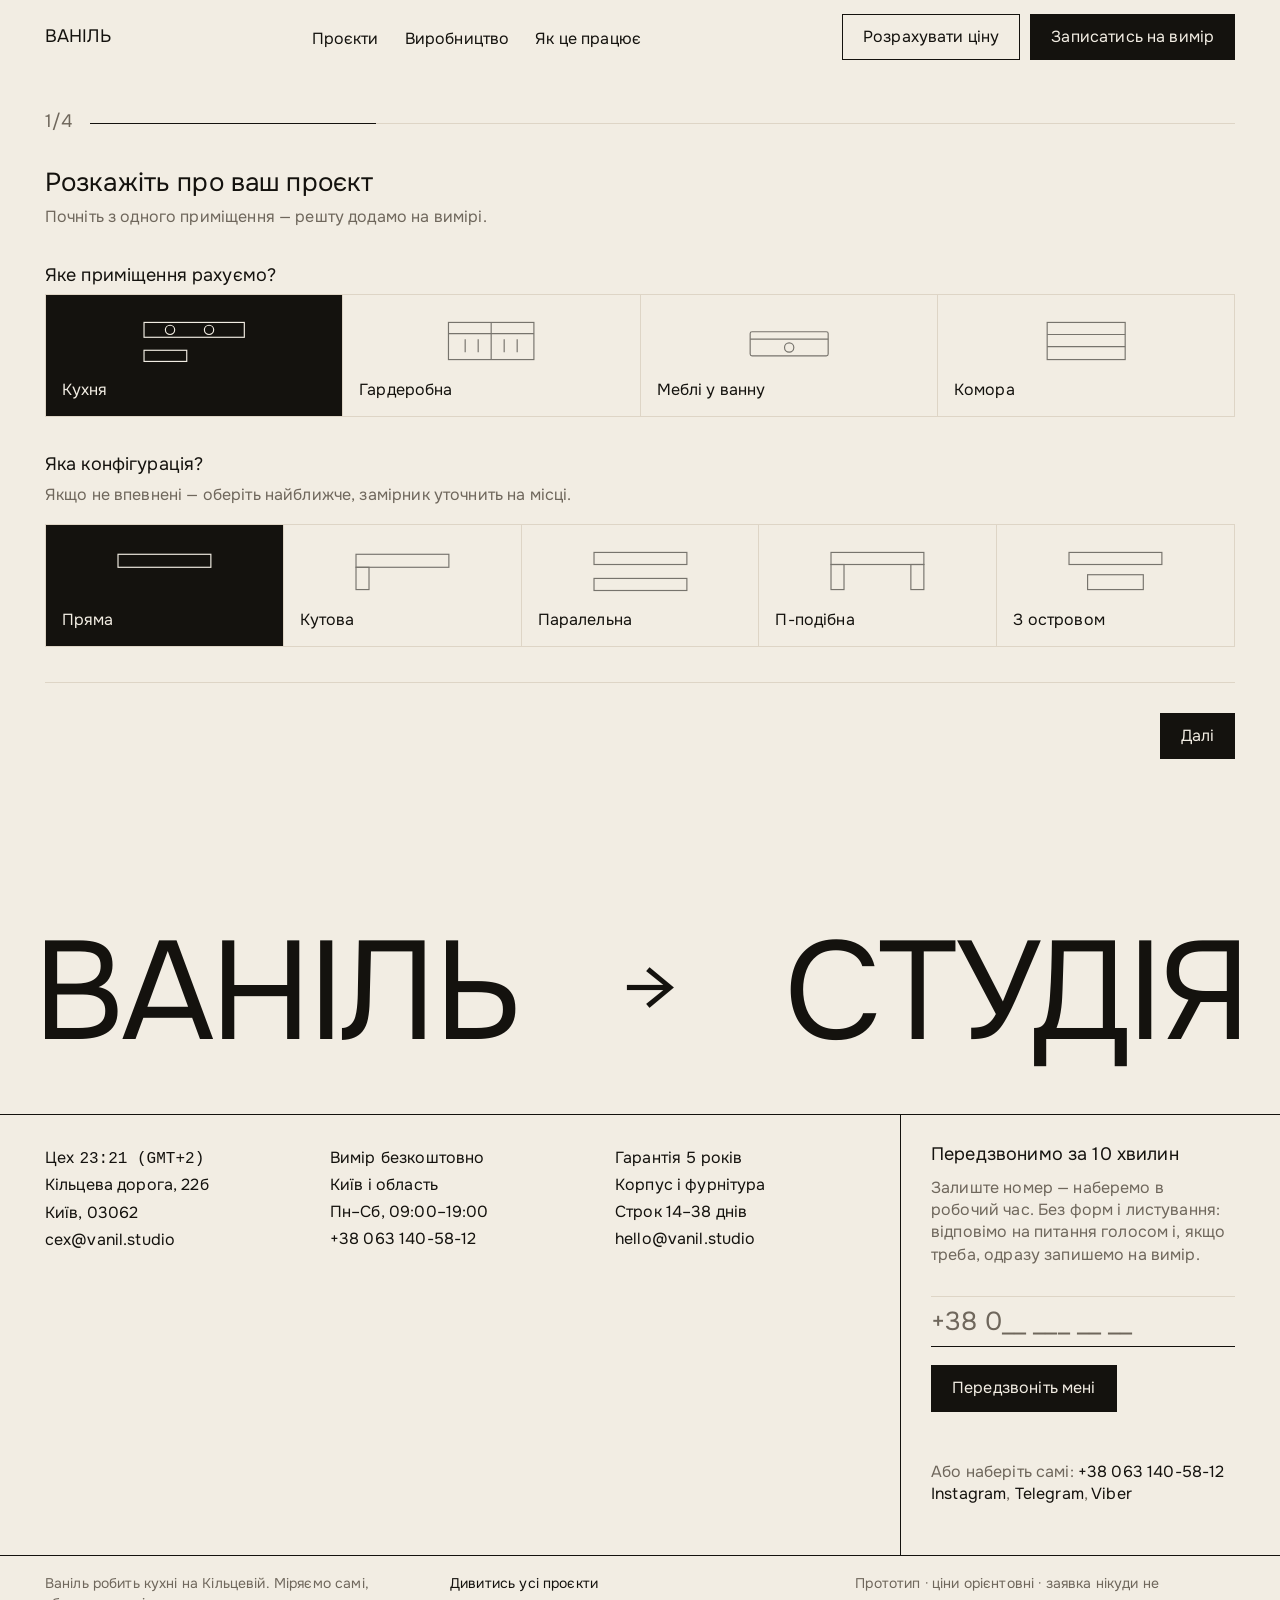
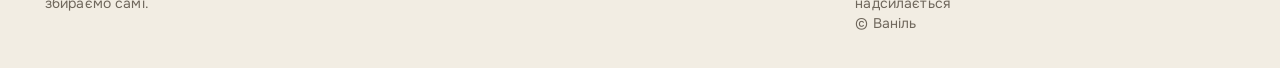
<file: rozrakhunok.html>
<!doctype html>
<html lang="uk">
<head>
<meta charset="utf-8">
<meta name="viewport" content="width=device-width, initial-scale=1">
<title>Розрахувати ціну — Ваніль</title>
<meta name="description" content="Порахуйте орієнтовну вартість кухні, гардеробної чи меблів у ванну за розмірами вашої стіни. Без дзвінків і реєстрації.">
<link rel="icon" href="data:image/svg+xml,%3Csvg xmlns='http://www.w3.org/2000/svg' viewBox='0 0 32 32'%3E%3Crect width='32' height='32' fill='%23000'/%3E%3Ctext x='16' y='23' font-size='20' text-anchor='middle' fill='%23fff' font-family='Helvetica,Arial'%3E%D0%92%3C/text%3E%3C/svg%3E">
<link rel="preconnect" href="https://fonts.googleapis.com">
<link rel="preconnect" href="https://fonts.gstatic.com" crossorigin>
<link rel="stylesheet" href="https://fonts.googleapis.com/css2?family=Onest:wght@400&amp;family=Manrope:wght@400&amp;display=swap">
<link rel="stylesheet" href="assets/style.css">
</head>
<body>
<a class="skip" href="#main">До основного вмісту</a>
<header class="nav">
  <a class="nav__mark" href="index.html">ВАНІЛЬ</a>
  <nav class="nav__links" aria-label="Основна навігація"><a href="kolektsii.html">Проєкти</a><a href="vyrobnytstvo.html">Виробництво</a><a href="yak-tse-pratsyuye.html">Як це працює</a></nav>
  <div class="nav__acts">
    <a class="btn" href="rozrakhunok.html" aria-current="page">Розрахувати ціну</a>
    <a class="btn btn--primary" href="vymir.html">Записатись на вимір</a>
  </div>
  <button class="nav__burger" id="burger" type="button" aria-label="Меню"
          aria-expanded="false" aria-controls="drawer"><i></i><i></i></button>
</header>
<div class="drawer" id="drawer" aria-hidden="true">
  <a class="l" href="kolektsii.html">Проєкти</a>
  <a class="l" href="vyrobnytstvo.html">Виробництво</a>
  <a class="l" href="yak-tse-pratsyuye.html">Як це працює</a>
  <div class="acts">
    <a class="btn" href="rozrakhunok.html">Розрахувати ціну</a>
    <a class="btn" href="vymir.html">Записатись на вимір</a>
  </div>
  <p class="tel">+38 063 140-58-12<br>Пн–Сб, 09:00–19:00</p>
</div>
<main id="main">
<section class="est">
  <div class="est__top">
    <span class="est__step" id="stepLbl">1/4</span>
    <span class="est__bar"><i id="bar" style="width:25%"></i></span>
  </div>

  <h1 id="title">Розкажіть про ваш проєкт</h1>
  <p class="est__hint" id="sub">Почніть з одного приміщення — решту додамо на вимірі.</p>

  <div class="step" data-step="1">
    <p class="est__q" id="q-room">Яке приміщення рахуємо?</p>
    <div class="opts" data-group="room" role="group" aria-labelledby="q-room">
      <button class="opt" type="button" data-v="kitchen" data-l="Кухня" aria-pressed="true">
        <svg viewBox="0 0 120 56" aria-hidden="true"><rect x="6" y="8" width="108" height="16"/><circle cx="34" cy="16" r="5"/><circle cx="76" cy="16" r="5"/><rect x="6" y="38" width="46" height="12"/></svg>
        Кухня
      </button>
      <button class="opt" type="button" data-v="wardrobe" data-l="Гардеробна" aria-pressed="false">
        <svg viewBox="0 0 120 56" aria-hidden="true"><rect x="14" y="8" width="92" height="40"/><path d="M14 20h92M60 8v40M32 26v14M46 26v14M74 26v14M88 26v14"/></svg>
        Гардеробна
      </button>
      <button class="opt" type="button" data-v="bath" data-l="Меблі у ванну" aria-pressed="false">
        <svg viewBox="0 0 120 56" aria-hidden="true"><rect x="18" y="18" width="84" height="26" rx="2"/><path d="M18 26h84"/><circle cx="60" cy="35" r="5"/></svg>
        Меблі у ванну
      </button>
      <button class="opt" type="button" data-v="storage" data-l="Комора" aria-pressed="false">
        <svg viewBox="0 0 120 56" aria-hidden="true"><rect x="18" y="8" width="84" height="40"/><path d="M18 21h84M18 34h84"/></svg>
        Комора
      </button>
    </div>

    <p class="est__q" id="q-layout">Яка конфігурація?</p>
    <p class="est__hint">Якщо не впевнені — оберіть найближче, замірник уточнить на місці.</p>
    <div class="opts" data-group="layout" role="group" aria-labelledby="q-layout">
      <button class="opt" type="button" data-v="1" data-l="Пряма" aria-pressed="true">
        <svg viewBox="0 0 120 56" aria-hidden="true"><rect x="10" y="10" width="100" height="14"/></svg>
        Пряма
      </button>
      <button class="opt" type="button" data-v="1.06" data-l="Кутова" aria-pressed="false">
        <svg viewBox="0 0 120 56" aria-hidden="true"><rect x="10" y="10" width="100" height="14"/><rect x="10" y="24" width="14" height="24"/></svg>
        Кутова
      </button>
      <button class="opt" type="button" data-v="1.05" data-l="Паралельна" aria-pressed="false">
        <svg viewBox="0 0 120 56" aria-hidden="true"><rect x="10" y="8" width="100" height="13"/><rect x="10" y="36" width="100" height="13"/></svg>
        Паралельна
      </button>
      <button class="opt" type="button" data-v="1.12" data-l="П-подібна" aria-pressed="false">
        <svg viewBox="0 0 120 56" aria-hidden="true"><rect x="10" y="8" width="100" height="13"/><rect x="10" y="21" width="14" height="27"/><rect x="96" y="21" width="14" height="27"/></svg>
        П-подібна
      </button>
      <button class="opt" type="button" data-v="1.18" data-l="З островом" aria-pressed="false">
        <svg viewBox="0 0 120 56" aria-hidden="true"><rect x="10" y="8" width="100" height="13"/><rect x="30" y="32" width="60" height="16"/></svg>
        З островом
      </button>
    </div>
  </div>

  <div class="step" data-step="2" hidden>
    <p class="est__q"><label for="m">Скільки погонних метрів?</label></p>
    <p class="est__hint">Сумарна довжина всіх секцій уздовж стін. Приблизно — цього достатньо.</p>
    <div class="range">
      <input id="m" type="range" min="1.5" max="12" step="0.1" value="4.2">
      <output id="mOut" for="m">4,2</output><span class="u">м</span>
    </div>

    <p class="est__q" id="q-ceil">Висота стелі</p>
    <div class="opts" data-group="ceil" role="group" aria-labelledby="q-ceil">
      <button class="opt" type="button" data-v="1" data-l="До 2,7 м" aria-pressed="true">
        <svg viewBox="0 0 120 56" aria-hidden="true"><path d="M20 8h80M20 48h80M60 8v40"/><path d="M54 14l6-6 6 6M54 42l6 6 6-6"/></svg>
        До 2,7 м
      </button>
      <button class="opt" type="button" data-v="1.08" data-l="2,7–3,2 м" aria-pressed="false">
        <svg viewBox="0 0 120 56" aria-hidden="true"><path d="M20 4h80M20 52h80M60 4v48"/><path d="M54 10l6-6 6 6M54 46l6 6 6-6"/><rect x="86" y="12" width="18" height="32"/></svg>
        2,7–3,2 м
      </button>
      <button class="opt" type="button" data-v="1.14" data-l="Понад 3,2 м" aria-pressed="false">
        <svg viewBox="0 0 120 56" aria-hidden="true"><path d="M20 2h80M20 54h80M60 2v52"/><rect x="82" y="8" width="22" height="40"/><path d="M82 22h22M82 36h22"/></svg>
        Понад 3,2 м
      </button>
    </div>
  </div>

  <div class="step" data-step="3" hidden>
    <p class="est__q" id="q-tier">Рівень оснащення</p>
    <p class="est__hint">Різниця — у матеріалі фасадів, стільниці й фурнітурі. Корпус і гарантія однакові.</p>
    <div class="opts" data-group="tier" role="group" aria-labelledby="q-tier">
      <button class="opt" type="button" data-v="18000-26000" data-l="Базова" aria-pressed="false">
        <svg viewBox="0 0 120 56" aria-hidden="true"><rect x="14" y="10" width="92" height="36"/><path d="M60 10v36"/></svg>
        Базова<em>Egger, Hettich, HPL</em>
      </button>
      <button class="opt" type="button" data-v="28000-42000" data-l="Оптимальна" aria-pressed="true">
        <svg viewBox="0 0 120 56" aria-hidden="true"><rect x="14" y="10" width="92" height="36"/><path d="M60 10v36M14 28h92"/><circle cx="37" cy="19" r="2.5"/><circle cx="83" cy="19" r="2.5"/></svg>
        Оптимальна<em>емаль або шпон, Blum, кварц</em>
      </button>
      <button class="opt" type="button" data-v="45000-65000" data-l="Індивідуальна" aria-pressed="false">
        <svg viewBox="0 0 120 56" aria-hidden="true"><rect x="14" y="8" width="92" height="40"/><path d="M38 8v40M60 8v40M82 8v40M14 28h92"/></svg>
        Індивідуальна<em>шпон під зразок, кераміка, нестандарт</em>
      </button>
    </div>
  </div>

  <div class="step" data-step="4" hidden>
    <div class="res">
      <p class="est__hint" style="margin:0">Орієнтовна вартість</p>
      <div class="res__sum" id="sum" aria-live="polite">—</div>
      <p class="res__note">Це вилка за вашими вхідними. Точна сума фіксується після виміру й креслення — і далі не змінюється. Вбудована техніка рахується окремо.</p>
      <dl id="brk"></dl>
      <p class="when" id="whenRes"></p>
      <div class="est__cta">
        <a class="btn btn--primary" id="toBook" href="vymir.html">Записатись на вимір</a>
        <button class="btn" type="button" id="again">Порахувати ще раз</button>
      </div>
    </div>
  </div>

  <div class="est__nav">
    <button class="est__back" type="button" id="back" hidden>Назад</button>
    <button class="btn btn--primary est__next" type="button" id="next">Далі</button>
  </div>
</section>
</main>
<footer class="foot">
  <a class="foot__mark" href="index.html" aria-label="Ваніль Студія — на головну">
    <span>ВАНІЛЬ</span>
    <span class="foot__arw" aria-hidden="true">&#8594;</span>
    <span>СТУДІЯ</span>
  </a>

  <div class="foot__main">
    <div class="foot__info">
      <div>
        <p class="foot__line"><span class="bar">Цех</span> <span class="bar mono" id="clock">--:-- (GMT+3)</span></p>
        <p class="foot__line"><span class="bar">Кільцева дорога, 22б</span></p>
        <p class="foot__line"><span class="bar">Київ, 03062</span></p>
        <p class="foot__line"><span class="bar"><a href="mailto:cex@vanil.studio">cex@vanil.studio</a></span></p>
      </div>
      <div>
        <p class="foot__line"><span class="bar">Вимір</span> <span class="bar">безкоштовно</span></p>
        <p class="foot__line"><span class="bar">Київ і область</span></p>
        <p class="foot__line"><span class="bar">Пн–Сб, 09:00–19:00</span></p>
        <p class="foot__line"><span class="bar"><a href="tel:+380631405812">+38 063 140-58-12</a></span></p>
      </div>
      <div>
        <p class="foot__line"><span class="bar">Гарантія</span> <span class="bar">5 років</span></p>
        <p class="foot__line"><span class="bar">Корпус і фурнітура</span></p>
        <p class="foot__line"><span class="bar">Строк 14–38 днів</span></p>
        <p class="foot__line"><span class="bar"><a href="mailto:hello@vanil.studio">hello@vanil.studio</a></span></p>
      </div>
    </div>

    <div class="foot__mail">
      <h2>Передзвонимо за 10 хвилин</h2>
      <p class="foot__hint">Залиште номер — наберемо в робочий час. Без форм і листування:
         відповімо на питання голосом і, якщо треба, одразу запишемо на вимір.</p>
      <form id="cb">
        <input type="tel" id="cbtel" inputmode="tel" autocomplete="tel"
               placeholder="+38 0__ ___ __ __" aria-label="Ваш телефон">
        <button class="btn btn--primary" type="submit">Передзвоніть мені</button>
        <p class="fnote" id="cbnote" role="status" aria-live="polite"></p>
      </form>
      <div class="foot__soc">
        <p>Або наберіть самі: <a href="tel:+380631405812">+38 063 140-58-12</a></p>
        <p><a href="vymir.html">Instagram</a>, <a href="vymir.html">Telegram</a>, <a href="vymir.html">Viber</a></p>
      </div>
    </div>
  </div>

  <div class="foot__bot">
    <p>Ваніль робить кухні на Кільцевій. Міряємо самі, збираємо самі.</p>
    <p><a href="kolektsii.html">Дивитись усі проєкти</a></p>
    <p>Прототип · ціни орієнтовні · заявка нікуди не надсилається<br>© Ваніль</p>
  </div>
</footer>
<script src="assets/app.js" defer></script>
</body>
</html>
</file>
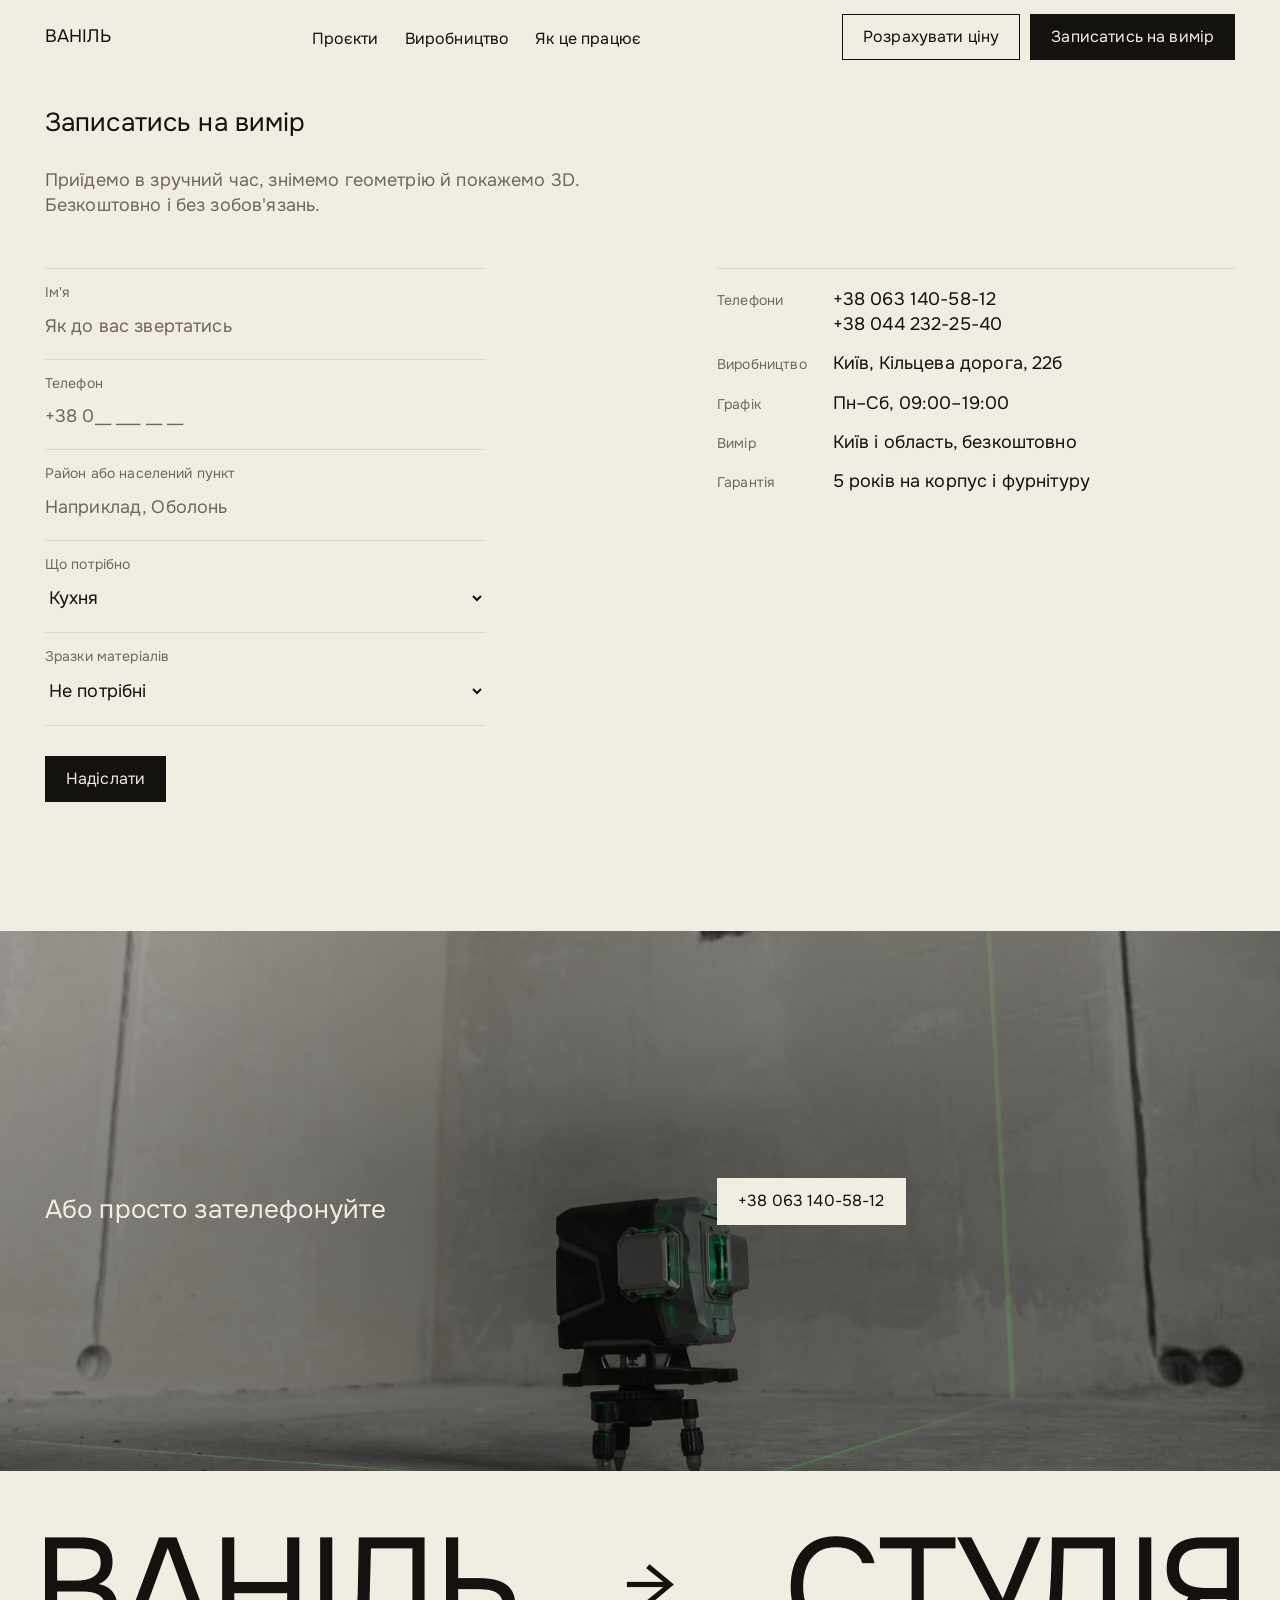
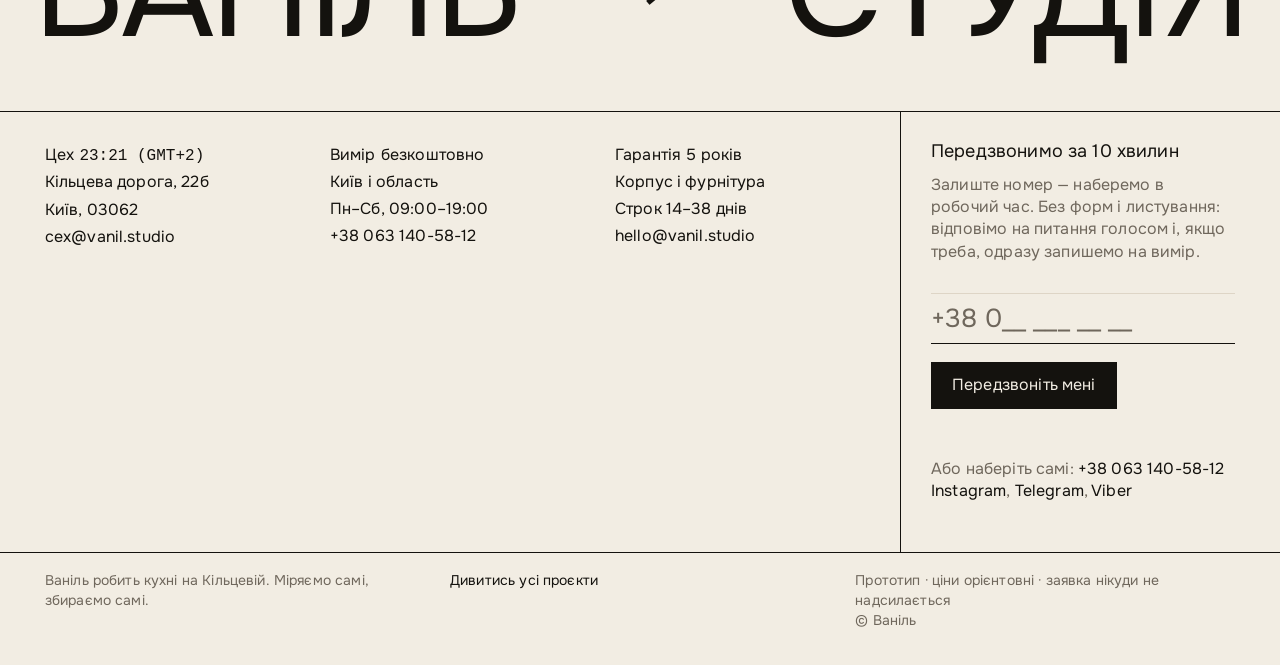
<file: vymir.html>
<!doctype html>
<html lang="uk">
<head>
<meta charset="utf-8">
<meta name="viewport" content="width=device-width, initial-scale=1">
<title>Записатись на вимір — Ваніль</title>
<meta name="description" content="Безкоштовний вимір по Києву й області: приїдемо в зручний час, знімемо геометрію й покажемо 3D.">
<link rel="icon" href="data:image/svg+xml,%3Csvg xmlns='http://www.w3.org/2000/svg' viewBox='0 0 32 32'%3E%3Crect width='32' height='32' fill='%23000'/%3E%3Ctext x='16' y='23' font-size='20' text-anchor='middle' fill='%23fff' font-family='Helvetica,Arial'%3E%D0%92%3C/text%3E%3C/svg%3E">
<link rel="preconnect" href="https://fonts.googleapis.com">
<link rel="preconnect" href="https://fonts.gstatic.com" crossorigin>
<link rel="stylesheet" href="https://fonts.googleapis.com/css2?family=Onest:wght@400&amp;family=Manrope:wght@400&amp;display=swap">
<link rel="stylesheet" href="assets/style.css">
</head>
<body>
<a class="skip" href="#main">До основного вмісту</a>
<header class="nav">
  <a class="nav__mark" href="index.html">ВАНІЛЬ</a>
  <nav class="nav__links" aria-label="Основна навігація"><a href="kolektsii.html">Проєкти</a><a href="vyrobnytstvo.html">Виробництво</a><a href="yak-tse-pratsyuye.html">Як це працює</a></nav>
  <div class="nav__acts">
    <a class="btn" href="rozrakhunok.html">Розрахувати ціну</a>
    <a class="btn btn--primary" href="vymir.html" aria-current="page">Записатись на вимір</a>
  </div>
  <button class="nav__burger" id="burger" type="button" aria-label="Меню"
          aria-expanded="false" aria-controls="drawer"><i></i><i></i></button>
</header>
<div class="drawer" id="drawer" aria-hidden="true">
  <a class="l" href="kolektsii.html">Проєкти</a>
  <a class="l" href="vyrobnytstvo.html">Виробництво</a>
  <a class="l" href="yak-tse-pratsyuye.html">Як це працює</a>
  <div class="acts">
    <a class="btn" href="rozrakhunok.html">Розрахувати ціну</a>
    <a class="btn" href="vymir.html">Записатись на вимір</a>
  </div>
  <p class="tel">+38 063 140-58-12<br>Пн–Сб, 09:00–19:00</p>
</div>
<main id="main">
<section class="page">
  <h1>Записатись на вимір</h1>
  <p class="intro">Приїдемо в зручний час, знімемо геометрію й покажемо 3D. Безкоштовно і без зобов'язань.</p>
</section>

<div class="book">
  <div>
    <form id="f" novalidate>
      <div class="fld"><label for="nm">Ім'я</label><input id="nm" name="name" type="text" autocomplete="name" placeholder="Як до вас звертатись"></div>
      <div class="fld"><label for="tel">Телефон</label><input id="tel" name="phone" type="tel" inputmode="tel" autocomplete="tel" placeholder="+38 0__ ___ __ __"></div>
      <div class="fld"><label for="dis">Район або населений пункт</label><input id="dis" name="district" type="text" placeholder="Наприклад, Оболонь"></div>
      <div class="fld"><label for="tp">Що потрібно</label>
        <select id="tp" name="type">
          <option>Кухня</option>
          <option>Гардеробна</option>
          <option>Меблі у ванну</option>
          <option>Комора</option>
          <option>Кілька позицій</option>
        </select>
      </div>
      <div class="fld"><label for="sm">Зразки матеріалів</label>
        <select id="sm" name="samples">
          <option>Не потрібні</option>
          <option>Привезти зразки фасадів на вимір</option>
          <option>Надіслати зразки поштою</option>
        </select>
      </div>
      <button class="btn btn--primary" type="submit">Надіслати</button>
      <p class="fnote" id="fn" role="status" aria-live="polite"></p>
    </form>
  </div>
  <div class="info">
    <dl>
      <dt>Телефони</dt><dd><a href="tel:+380631405812">+38 063 140-58-12</a><br><a href="tel:+380442322540">+38 044 232-25-40</a></dd>
      <dt>Виробництво</dt><dd>Київ, Кільцева дорога, 22б</dd>
      <dt>Графік</dt><dd>Пн–Сб, 09:00–19:00</dd>
      <dt>Вимір</dt><dd>Київ і область, безкоштовно</dd>
      <dt>Гарантія</dt><dd>5 років на корпус і фурнітуру</dd>
    </dl>
  </div>
</div>

<section class="band">
  <img src="assets/img/510953370-2400.jpg" alt="Лазерний рівень у порожній кімнаті" loading="lazy" decoding="async">
  <div class="band__in band__in--grid">
    <h2>Або просто зателефонуйте</h2>
    <a class="btn btn--fill" href="tel:+380631405812">+38 063 140-58-12</a>
  </div>
</section>
</main>
<footer class="foot">
  <a class="foot__mark" href="index.html" aria-label="Ваніль Студія — на головну">
    <span>ВАНІЛЬ</span>
    <span class="foot__arw" aria-hidden="true">&#8594;</span>
    <span>СТУДІЯ</span>
  </a>

  <div class="foot__main">
    <div class="foot__info">
      <div>
        <p class="foot__line"><span class="bar">Цех</span> <span class="bar mono" id="clock">--:-- (GMT+3)</span></p>
        <p class="foot__line"><span class="bar">Кільцева дорога, 22б</span></p>
        <p class="foot__line"><span class="bar">Київ, 03062</span></p>
        <p class="foot__line"><span class="bar"><a href="mailto:cex@vanil.studio">cex@vanil.studio</a></span></p>
      </div>
      <div>
        <p class="foot__line"><span class="bar">Вимір</span> <span class="bar">безкоштовно</span></p>
        <p class="foot__line"><span class="bar">Київ і область</span></p>
        <p class="foot__line"><span class="bar">Пн–Сб, 09:00–19:00</span></p>
        <p class="foot__line"><span class="bar"><a href="tel:+380631405812">+38 063 140-58-12</a></span></p>
      </div>
      <div>
        <p class="foot__line"><span class="bar">Гарантія</span> <span class="bar">5 років</span></p>
        <p class="foot__line"><span class="bar">Корпус і фурнітура</span></p>
        <p class="foot__line"><span class="bar">Строк 14–38 днів</span></p>
        <p class="foot__line"><span class="bar"><a href="mailto:hello@vanil.studio">hello@vanil.studio</a></span></p>
      </div>
    </div>

    <div class="foot__mail">
      <h2>Передзвонимо за 10 хвилин</h2>
      <p class="foot__hint">Залиште номер — наберемо в робочий час. Без форм і листування:
         відповімо на питання голосом і, якщо треба, одразу запишемо на вимір.</p>
      <form id="cb">
        <input type="tel" id="cbtel" inputmode="tel" autocomplete="tel"
               placeholder="+38 0__ ___ __ __" aria-label="Ваш телефон">
        <button class="btn btn--primary" type="submit">Передзвоніть мені</button>
        <p class="fnote" id="cbnote" role="status" aria-live="polite"></p>
      </form>
      <div class="foot__soc">
        <p>Або наберіть самі: <a href="tel:+380631405812">+38 063 140-58-12</a></p>
        <p><a href="vymir.html">Instagram</a>, <a href="vymir.html">Telegram</a>, <a href="vymir.html">Viber</a></p>
      </div>
    </div>
  </div>

  <div class="foot__bot">
    <p>Ваніль робить кухні на Кільцевій. Міряємо самі, збираємо самі.</p>
    <p><a href="kolektsii.html">Дивитись усі проєкти</a></p>
    <p>Прототип · ціни орієнтовні · заявка нікуди не надсилається<br>© Ваніль</p>
  </div>
</footer>
<script src="assets/app.js" defer></script>
</body>
</html>
</file>
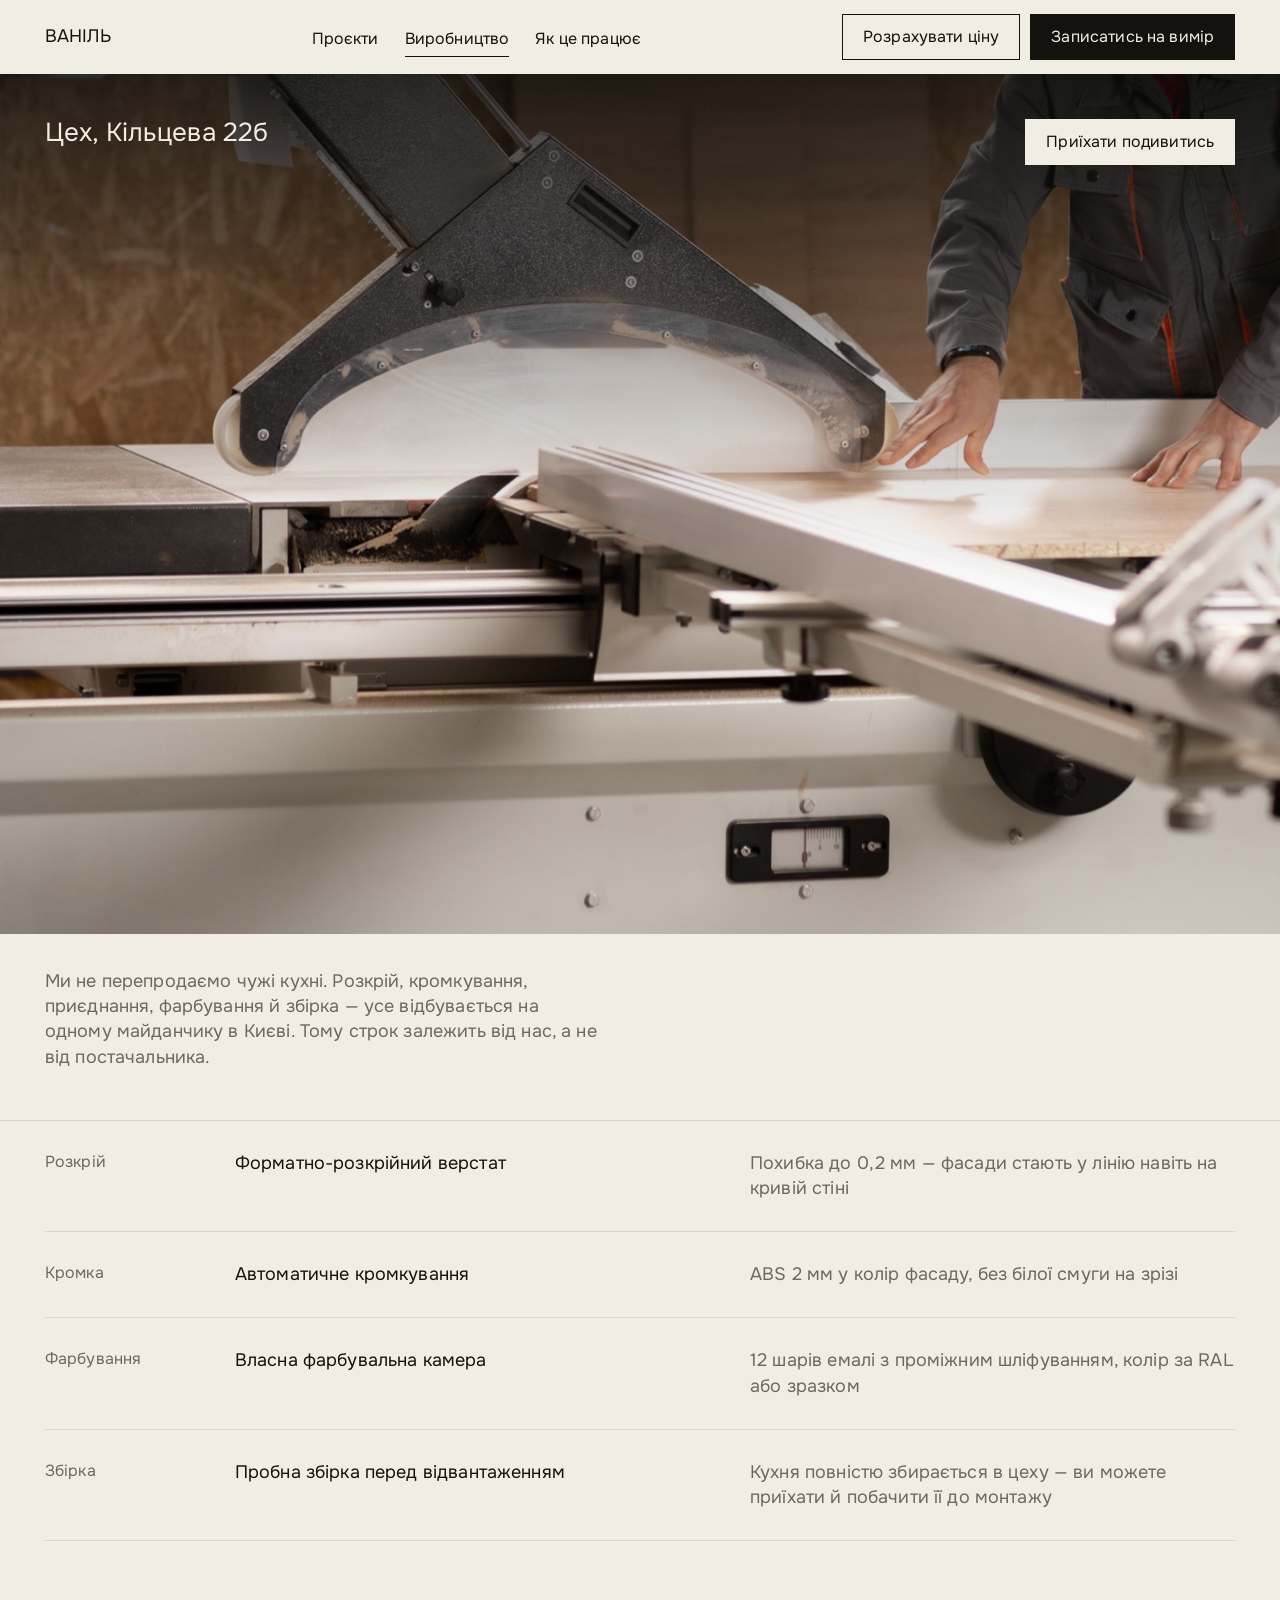
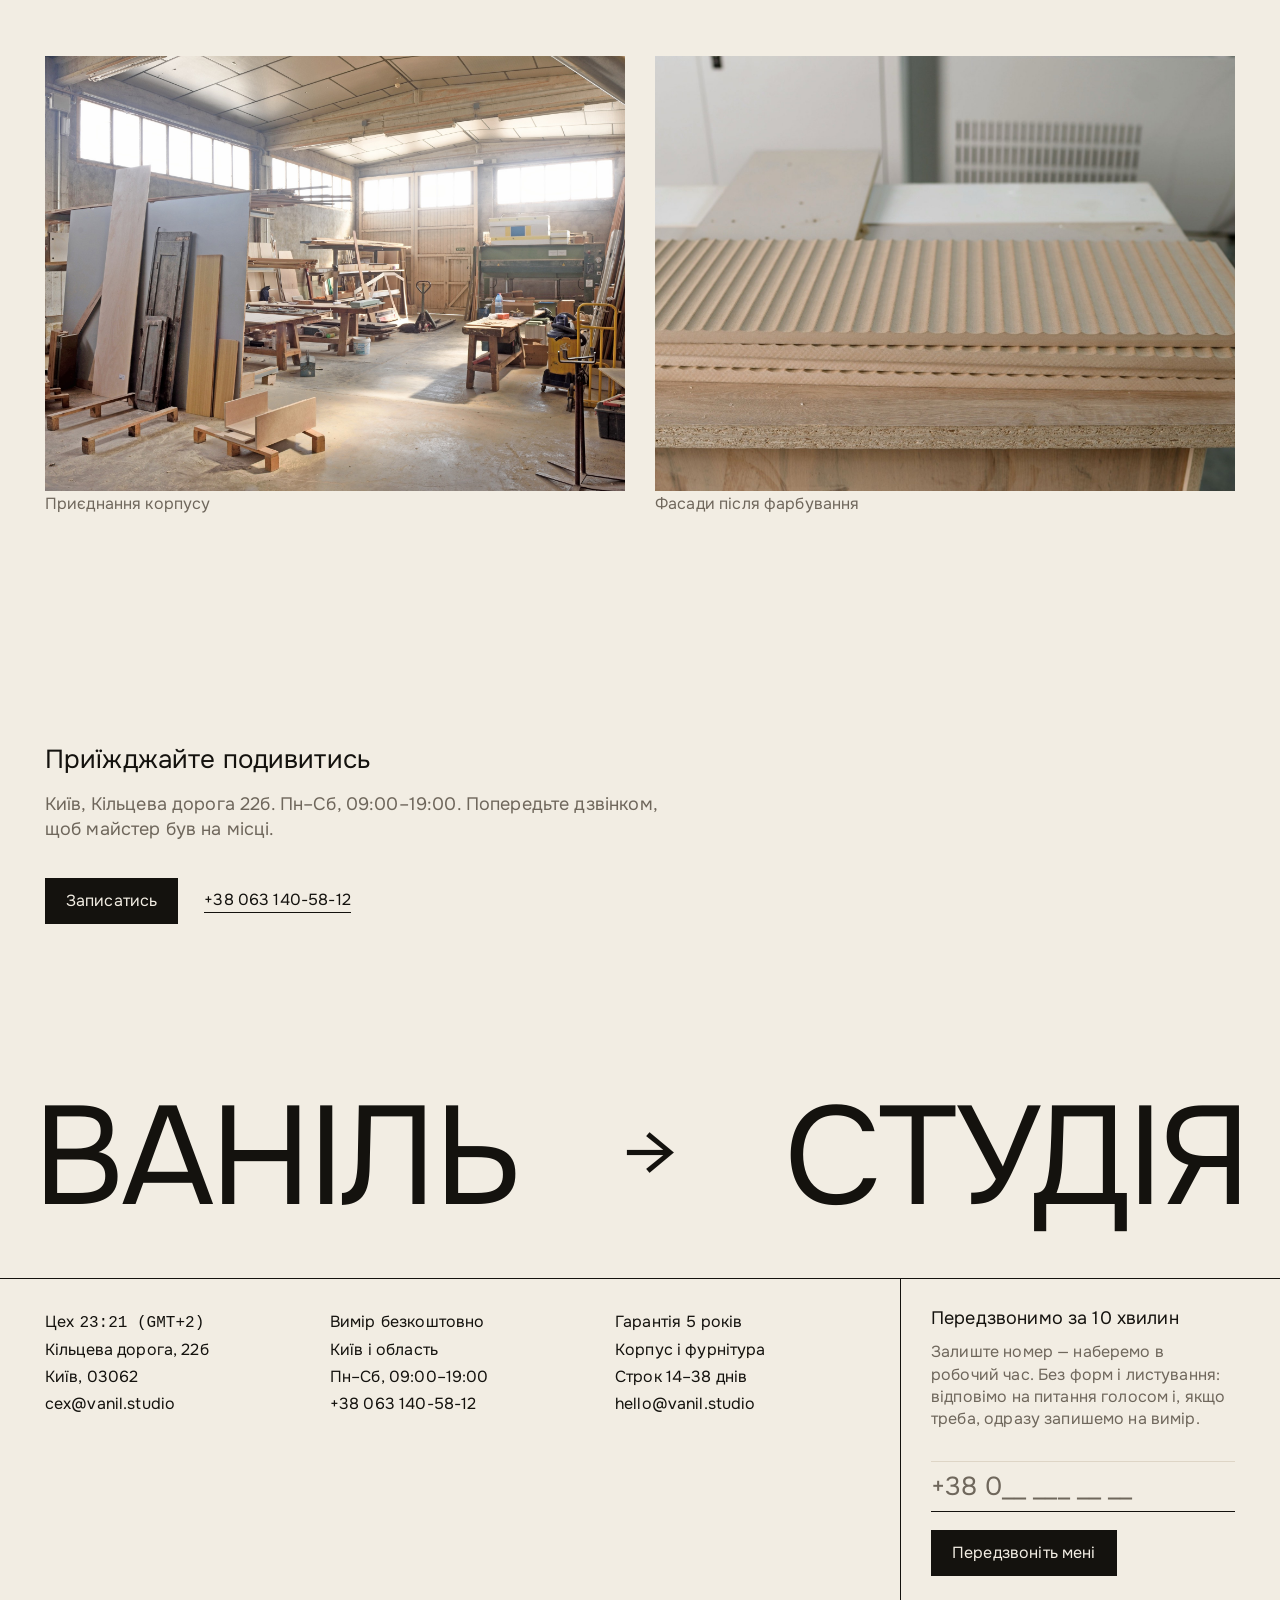
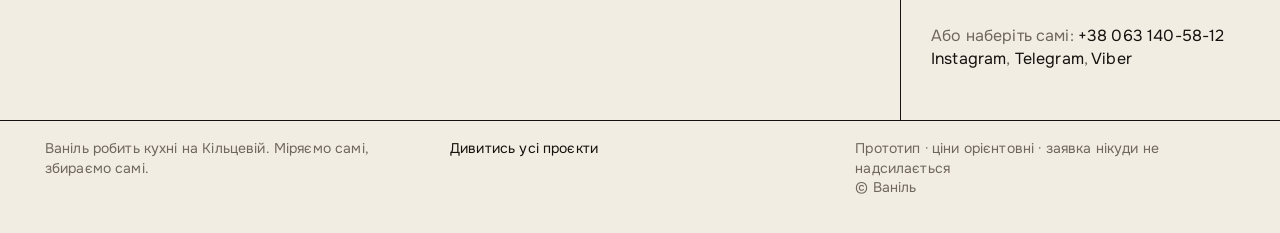
<file: vyrobnytstvo.html>
<!doctype html>
<html lang="uk">
<head>
<meta charset="utf-8">
<meta name="viewport" content="width=device-width, initial-scale=1">
<title>Виробництво — Ваніль</title>
<meta name="description" content="Власний цех у Києві на Кільцевій 22б: розкрій, кромкування, фарбувальна камера, пробна збірка перед монтажем.">
<link rel="icon" href="data:image/svg+xml,%3Csvg xmlns='http://www.w3.org/2000/svg' viewBox='0 0 32 32'%3E%3Crect width='32' height='32' fill='%23000'/%3E%3Ctext x='16' y='23' font-size='20' text-anchor='middle' fill='%23fff' font-family='Helvetica,Arial'%3E%D0%92%3C/text%3E%3C/svg%3E">
<link rel="preconnect" href="https://fonts.googleapis.com">
<link rel="preconnect" href="https://fonts.gstatic.com" crossorigin>
<link rel="stylesheet" href="https://fonts.googleapis.com/css2?family=Onest:wght@400&amp;family=Manrope:wght@400&amp;display=swap">
<link rel="stylesheet" href="assets/style.css">
</head>
<body>
<a class="skip" href="#main">До основного вмісту</a>
<header class="nav">
  <a class="nav__mark" href="index.html">ВАНІЛЬ</a>
  <nav class="nav__links" aria-label="Основна навігація"><a href="kolektsii.html">Проєкти</a><a href="vyrobnytstvo.html" aria-current="page">Виробництво</a><a href="yak-tse-pratsyuye.html">Як це працює</a></nav>
  <div class="nav__acts">
    <a class="btn" href="rozrakhunok.html">Розрахувати ціну</a>
    <a class="btn btn--primary" href="vymir.html">Записатись на вимір</a>
  </div>
  <button class="nav__burger" id="burger" type="button" aria-label="Меню"
          aria-expanded="false" aria-controls="drawer"><i></i><i></i></button>
</header>
<div class="drawer" id="drawer" aria-hidden="true">
  <a class="l" href="kolektsii.html">Проєкти</a>
  <a class="l" href="vyrobnytstvo.html" aria-current="page">Виробництво</a>
  <a class="l" href="yak-tse-pratsyuye.html">Як це працює</a>
  <div class="acts">
    <a class="btn" href="rozrakhunok.html">Розрахувати ціну</a>
    <a class="btn" href="vymir.html">Записатись на вимір</a>
  </div>
  <p class="tel">+38 063 140-58-12<br>Пн–Сб, 09:00–19:00</p>
</div>
<main id="main">
<div class="panel" style="height:min(100vh,860px)">
  <img src="assets/img/569066781-2400.jpg" alt="Виробничий цех на Кільцевій">
  <div class="panel__cap"><h1>Цех, Кільцева 22б</h1><a class="btn btn--fill" href="vymir.html">Приїхати подивитись</a></div>
</div>

<section class="page">
  <p class="intro">Ми не перепродаємо чужі кухні. Розкрій, кромкування, приєднання, фарбування й збірка — усе відбувається на одному майданчику в Києві. Тому строк залежить від нас, а не від постачальника.</p>
</section>

<div class="steps steps--wide">
  <div class="row"><span class="no">Розкрій</span><span>Форматно-розкрійний верстат</span><p>Похибка до 0,2 мм — фасади стають у лінію навіть на кривій стіні</p></div>
  <div class="row"><span class="no">Кромка</span><span>Автоматичне кромкування</span><p>ABS 2 мм у колір фасаду, без білої смуги на зрізі</p></div>
  <div class="row"><span class="no">Фарбування</span><span>Власна фарбувальна камера</span><p>12 шарів емалі з проміжним шліфуванням, колір за RAL або зразком</p></div>
  <div class="row"><span class="no">Збірка</span><span>Пробна збірка перед відвантаженням</span><p>Кухня повністю збирається в цеху — ви можете приїхати й побачити її до монтажу</p></div>
</div>

<div class="grid2">
  <figure class="card" style="margin:0"><span class="ph ph--43"><img src="assets/img/176500616-2400.jpg" alt="Столярні роботи" loading="lazy" decoding="async"></span><figcaption class="sub">Приєднання корпусу</figcaption></figure>
  <figure class="card" style="margin:0"><span class="ph ph--43"><img src="assets/img/1881669632-2400.jpg" alt="Готові фасади" loading="lazy" decoding="async"></span><figcaption class="sub">Фасади після фарбування</figcaption></figure>
</div>

<section class="vision">
  <h2>Приїжджайте подивитись</h2>
  <p class="vision__lead">Київ, Кільцева дорога 22б. Пн–Сб, 09:00–19:00.
     Попередьте дзвінком, щоб майстер був на місці.</p>
  <div class="vision__row">
    <a class="btn btn--primary" href="vymir.html">Записатись</a>
    <a class="lnk" href="tel:+380631405812">+38 063 140-58-12</a>
  </div>
</section>
</main>
<footer class="foot">
  <a class="foot__mark" href="index.html" aria-label="Ваніль Студія — на головну">
    <span>ВАНІЛЬ</span>
    <span class="foot__arw" aria-hidden="true">&#8594;</span>
    <span>СТУДІЯ</span>
  </a>

  <div class="foot__main">
    <div class="foot__info">
      <div>
        <p class="foot__line"><span class="bar">Цех</span> <span class="bar mono" id="clock">--:-- (GMT+3)</span></p>
        <p class="foot__line"><span class="bar">Кільцева дорога, 22б</span></p>
        <p class="foot__line"><span class="bar">Київ, 03062</span></p>
        <p class="foot__line"><span class="bar"><a href="mailto:cex@vanil.studio">cex@vanil.studio</a></span></p>
      </div>
      <div>
        <p class="foot__line"><span class="bar">Вимір</span> <span class="bar">безкоштовно</span></p>
        <p class="foot__line"><span class="bar">Київ і область</span></p>
        <p class="foot__line"><span class="bar">Пн–Сб, 09:00–19:00</span></p>
        <p class="foot__line"><span class="bar"><a href="tel:+380631405812">+38 063 140-58-12</a></span></p>
      </div>
      <div>
        <p class="foot__line"><span class="bar">Гарантія</span> <span class="bar">5 років</span></p>
        <p class="foot__line"><span class="bar">Корпус і фурнітура</span></p>
        <p class="foot__line"><span class="bar">Строк 14–38 днів</span></p>
        <p class="foot__line"><span class="bar"><a href="mailto:hello@vanil.studio">hello@vanil.studio</a></span></p>
      </div>
    </div>

    <div class="foot__mail">
      <h2>Передзвонимо за 10 хвилин</h2>
      <p class="foot__hint">Залиште номер — наберемо в робочий час. Без форм і листування:
         відповімо на питання голосом і, якщо треба, одразу запишемо на вимір.</p>
      <form id="cb">
        <input type="tel" id="cbtel" inputmode="tel" autocomplete="tel"
               placeholder="+38 0__ ___ __ __" aria-label="Ваш телефон">
        <button class="btn btn--primary" type="submit">Передзвоніть мені</button>
        <p class="fnote" id="cbnote" role="status" aria-live="polite"></p>
      </form>
      <div class="foot__soc">
        <p>Або наберіть самі: <a href="tel:+380631405812">+38 063 140-58-12</a></p>
        <p><a href="vymir.html">Instagram</a>, <a href="vymir.html">Telegram</a>, <a href="vymir.html">Viber</a></p>
      </div>
    </div>
  </div>

  <div class="foot__bot">
    <p>Ваніль робить кухні на Кільцевій. Міряємо самі, збираємо самі.</p>
    <p><a href="kolektsii.html">Дивитись усі проєкти</a></p>
    <p>Прототип · ціни орієнтовні · заявка нікуди не надсилається<br>© Ваніль</p>
  </div>
</footer>
<script src="assets/app.js" defer></script>
</body>
</html>
</file>
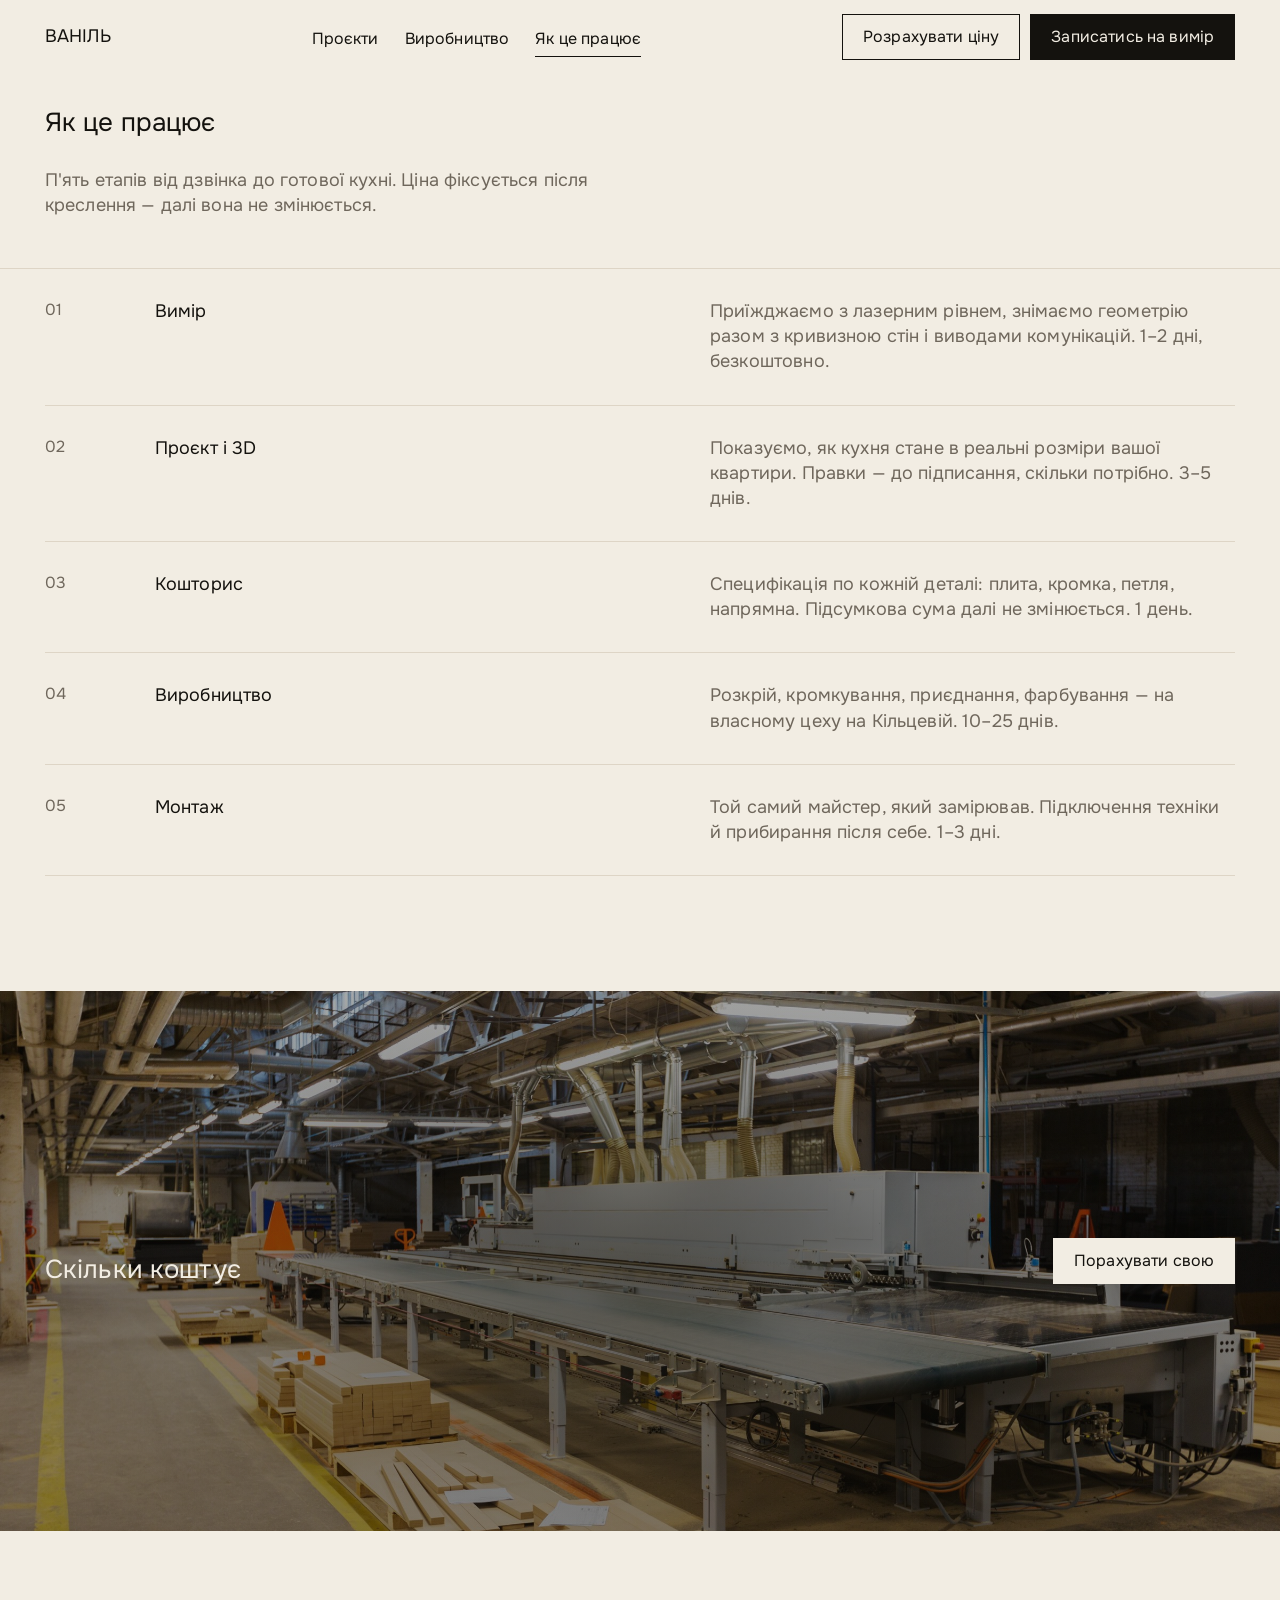
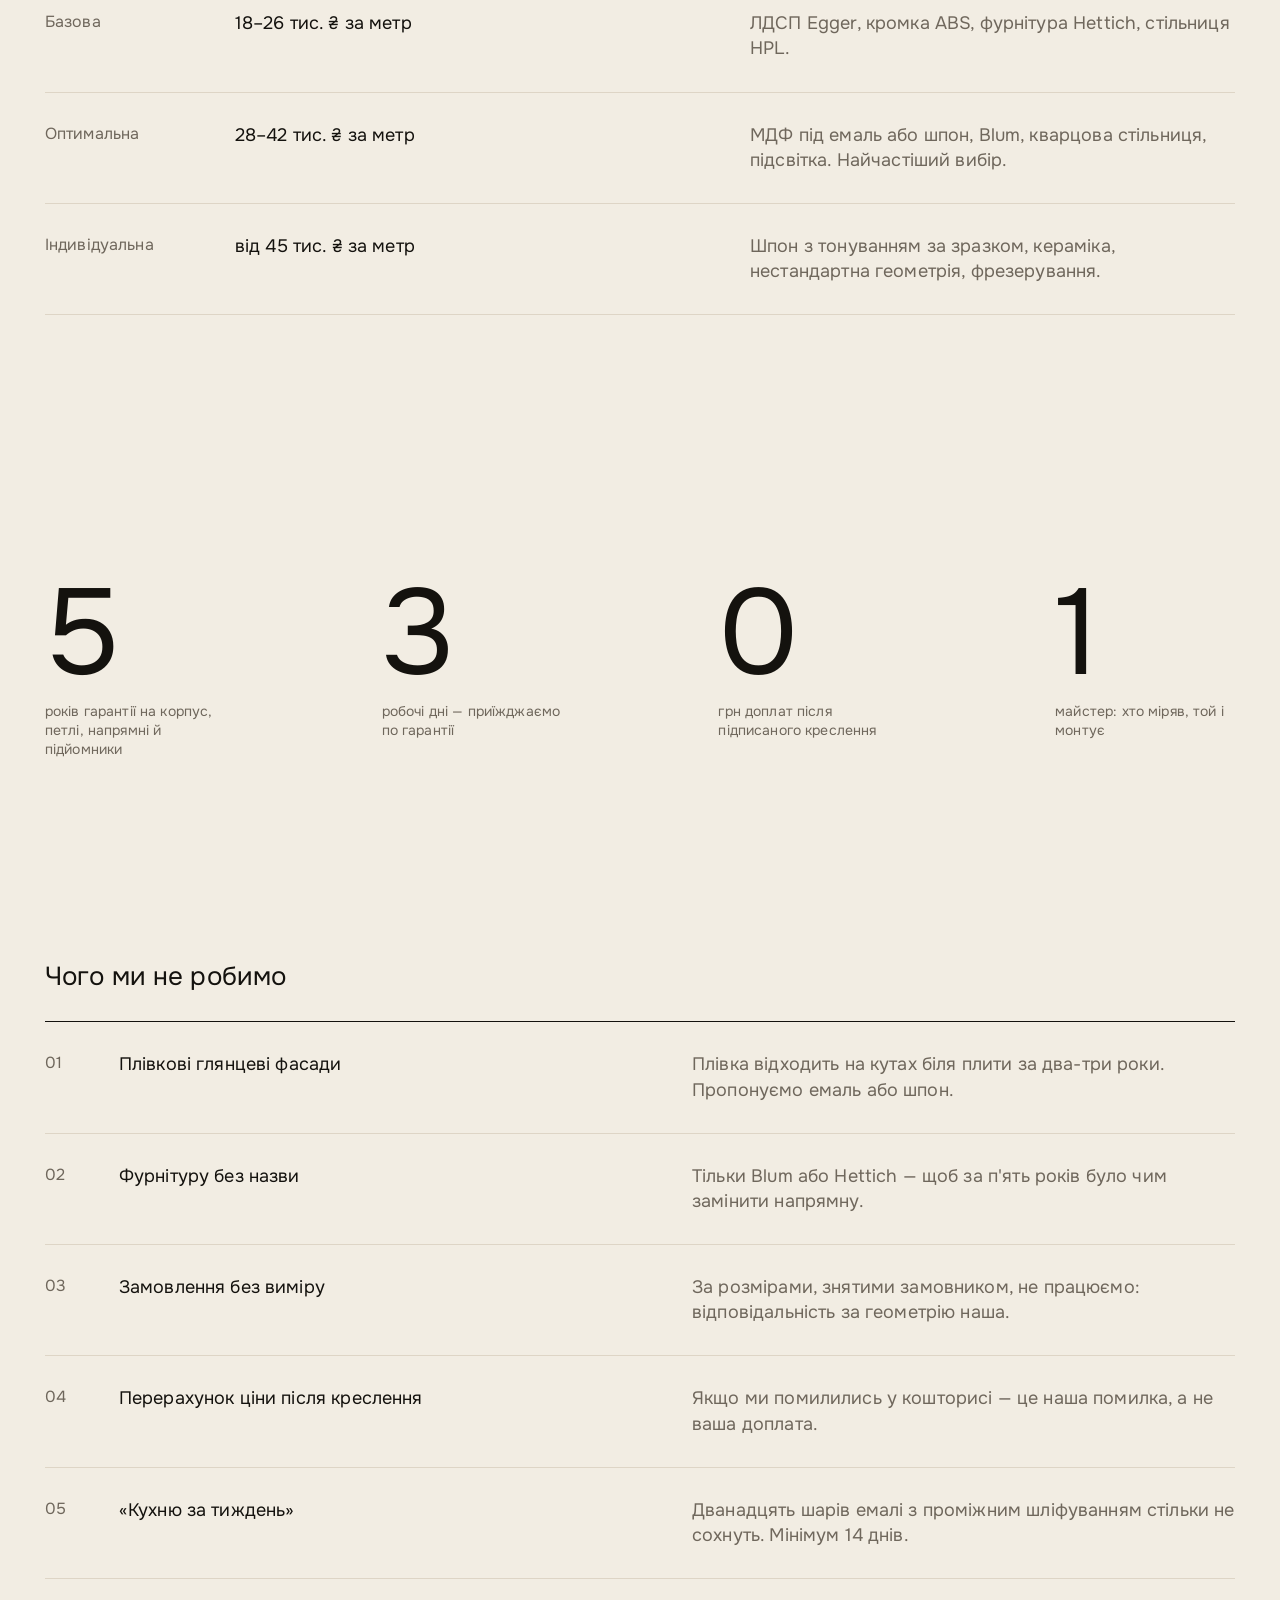
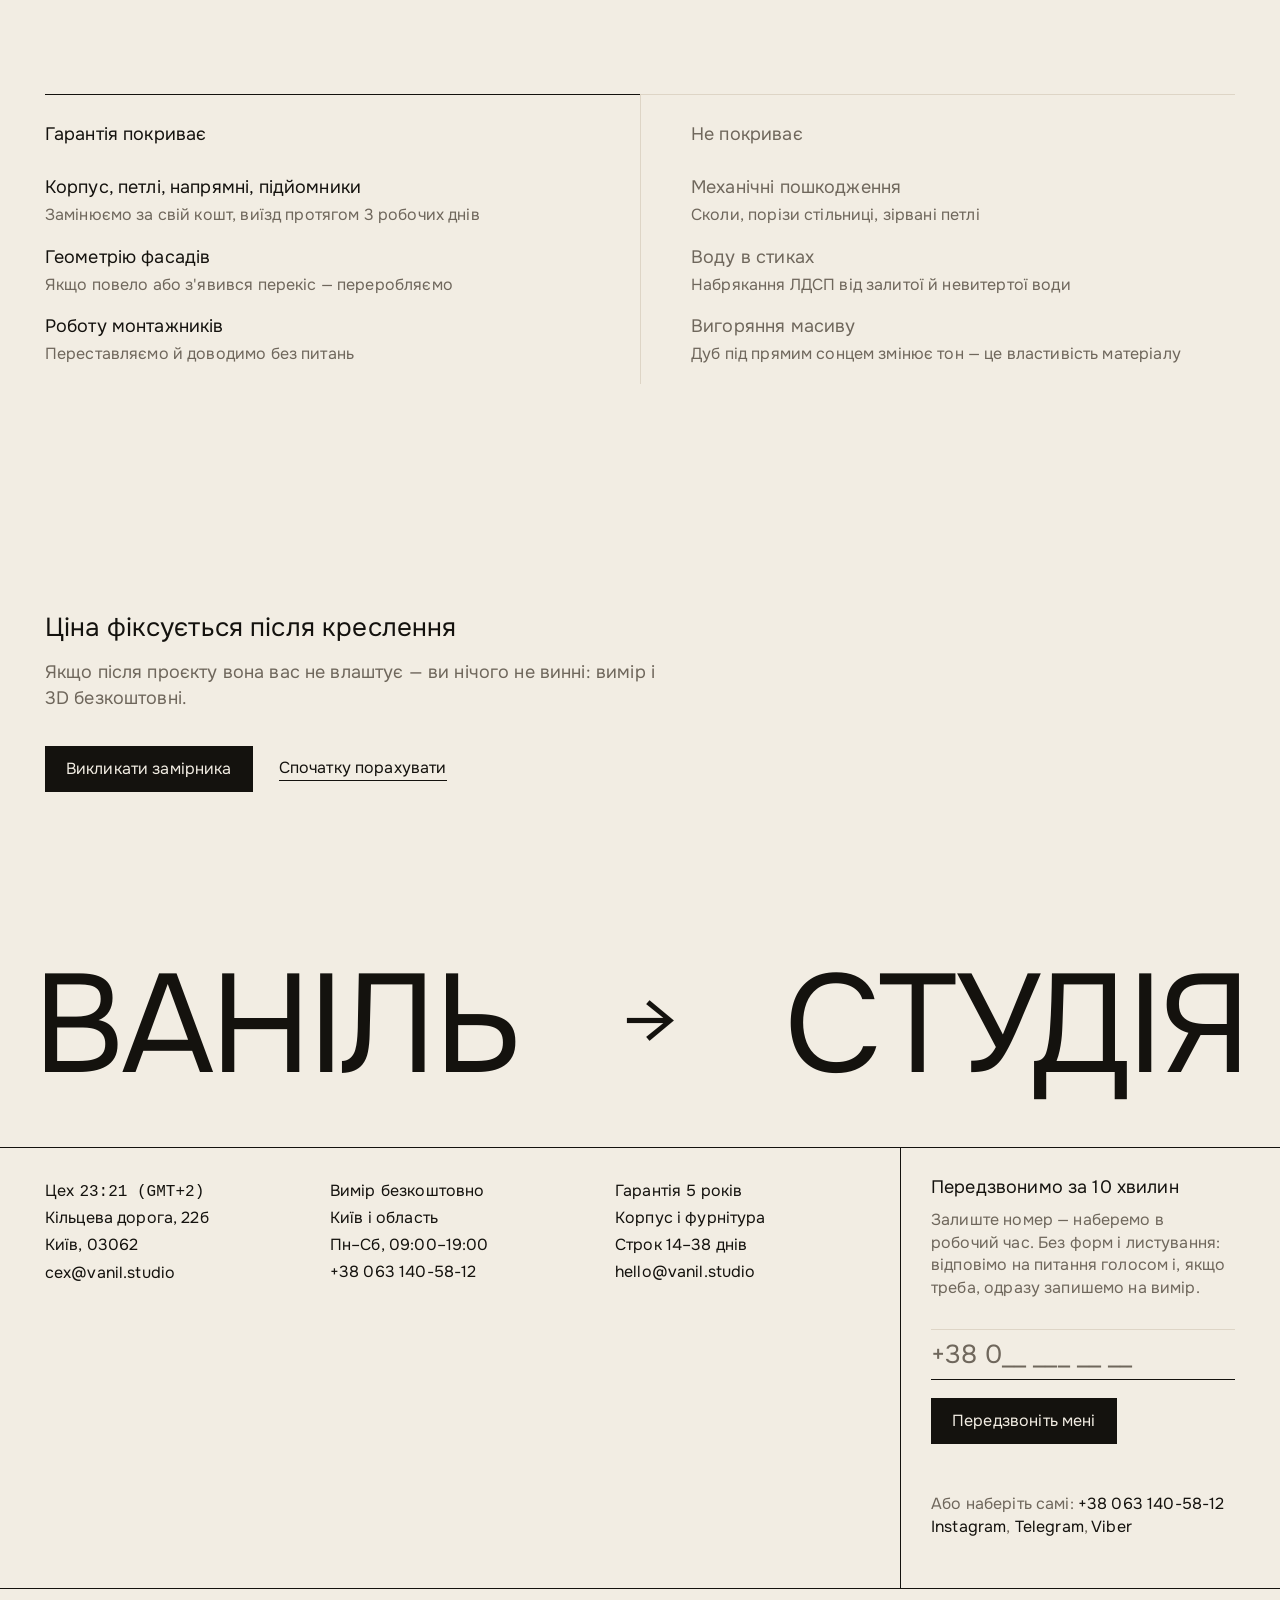
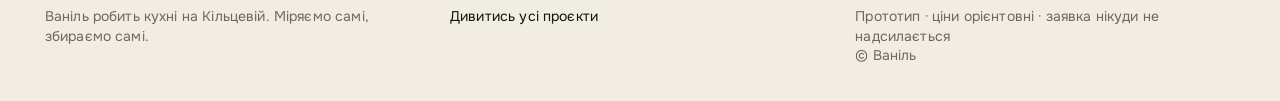
<file: yak-tse-pratsyuye.html>
<!doctype html>
<html lang="uk">
<head>
<meta charset="utf-8">
<meta name="viewport" content="width=device-width, initial-scale=1">
<title>Як це працює — Ваніль</title>
<meta name="description" content="П'ять етапів від виміру до монтажу, строки кожного і три рівні оснащення з цінами за метр.">
<link rel="icon" href="data:image/svg+xml,%3Csvg xmlns='http://www.w3.org/2000/svg' viewBox='0 0 32 32'%3E%3Crect width='32' height='32' fill='%23000'/%3E%3Ctext x='16' y='23' font-size='20' text-anchor='middle' fill='%23fff' font-family='Helvetica,Arial'%3E%D0%92%3C/text%3E%3C/svg%3E">
<link rel="preconnect" href="https://fonts.googleapis.com">
<link rel="preconnect" href="https://fonts.gstatic.com" crossorigin>
<link rel="stylesheet" href="https://fonts.googleapis.com/css2?family=Onest:wght@400&amp;family=Manrope:wght@400&amp;display=swap">
<link rel="stylesheet" href="assets/style.css">
</head>
<body>
<a class="skip" href="#main">До основного вмісту</a>
<header class="nav">
  <a class="nav__mark" href="index.html">ВАНІЛЬ</a>
  <nav class="nav__links" aria-label="Основна навігація"><a href="kolektsii.html">Проєкти</a><a href="vyrobnytstvo.html">Виробництво</a><a href="yak-tse-pratsyuye.html" aria-current="page">Як це працює</a></nav>
  <div class="nav__acts">
    <a class="btn" href="rozrakhunok.html">Розрахувати ціну</a>
    <a class="btn btn--primary" href="vymir.html">Записатись на вимір</a>
  </div>
  <button class="nav__burger" id="burger" type="button" aria-label="Меню"
          aria-expanded="false" aria-controls="drawer"><i></i><i></i></button>
</header>
<div class="drawer" id="drawer" aria-hidden="true">
  <a class="l" href="kolektsii.html">Проєкти</a>
  <a class="l" href="vyrobnytstvo.html">Виробництво</a>
  <a class="l" href="yak-tse-pratsyuye.html" aria-current="page">Як це працює</a>
  <div class="acts">
    <a class="btn" href="rozrakhunok.html">Розрахувати ціну</a>
    <a class="btn" href="vymir.html">Записатись на вимір</a>
  </div>
  <p class="tel">+38 063 140-58-12<br>Пн–Сб, 09:00–19:00</p>
</div>
<main id="main">
<section class="page">
  <h1>Як це працює</h1>
  <p class="intro">П'ять етапів від дзвінка до готової кухні. Ціна фіксується після креслення — далі вона не змінюється.</p>
</section>

<div class="steps">
  <div class="row"><span class="no">01</span><span>Вимір</span><p>Приїжджаємо з лазерним рівнем, знімаємо геометрію разом з кривизною стін і виводами комунікацій. 1–2 дні, безкоштовно.</p></div>
  <div class="row"><span class="no">02</span><span>Проєкт і 3D</span><p>Показуємо, як кухня стане в реальні розміри вашої квартири. Правки — до підписання, скільки потрібно. 3–5 днів.</p></div>
  <div class="row"><span class="no">03</span><span>Кошторис</span><p>Специфікація по кожній деталі: плита, кромка, петля, напрямна. Підсумкова сума далі не змінюється. 1 день.</p></div>
  <div class="row"><span class="no">04</span><span>Виробництво</span><p>Розкрій, кромкування, приєднання, фарбування — на власному цеху на Кільцевій. 10–25 днів.</p></div>
  <div class="row"><span class="no">05</span><span>Монтаж</span><p>Той самий майстер, який замірював. Підключення техніки й прибирання після себе. 1–3 дні.</p></div>
</div>

<section class="band">
  <img src="assets/img/204488526-2400.jpg" alt="Виробничий цех" loading="lazy" decoding="async">
  <div class="band__in">
    <h2>Скільки коштує</h2>
    <a class="btn btn--fill" href="rozrakhunok.html">Порахувати свою</a>
  </div>
</section>

<div class="steps steps--wide" style="border-top:0;padding-top:var(--s-lg)">
  <div class="row"><span class="no">Базова</span><span>18–26 тис. ₴ за метр</span><p>ЛДСП Egger, кромка ABS, фурнітура Hettich, стільниця HPL.</p></div>
  <div class="row"><span class="no">Оптимальна</span><span>28–42 тис. ₴ за метр</span><p>МДФ під емаль або шпон, Blum, кварцова стільниця, підсвітка. Найчастіший вибір.</p></div>
  <div class="row"><span class="no">Індивідуальна</span><span>від 45 тис. ₴ за метр</span><p>Шпон з тонуванням за зразком, кераміка, нестандартна геометрія, фрезерування.</p></div>
</div>

<section class="figures">
  <div><b class="num">5</b><span>років гарантії на корпус, петлі, напрямні й підйомники</span></div>
  <div><b class="num">3</b><span>робочі дні — приїжджаємо по гарантії</span></div>
  <div><b class="num">0</b><span>грн доплат після підписаного креслення</span></div>
  <div><b class="num">1</b><span>майстер: хто міряв, той і монтує</span></div>
</section>

<div class="shead"><h2>Чого ми не робимо</h2></div>
<section class="never">
  <ul>
    <li><i>01</i><span>Плівкові глянцеві фасади</span><p>Плівка відходить на кутах біля плити за два-три роки. Пропонуємо емаль або шпон.</p></li>
    <li><i>02</i><span>Фурнітуру без назви</span><p>Тільки Blum або Hettich — щоб за п'ять років було чим замінити напрямну.</p></li>
    <li><i>03</i><span>Замовлення без виміру</span><p>За розмірами, знятими замовником, не працюємо: відповідальність за геометрію наша.</p></li>
    <li><i>04</i><span>Перерахунок ціни після креслення</span><p>Якщо ми помилились у кошторисі — це наша помилка, а не ваша доплата.</p></li>
    <li><i>05</i><span>«Кухню за тиждень»</span><p>Дванадцять шарів емалі з проміжним шліфуванням стільки не сохнуть. Мінімум 14 днів.</p></li>
  </ul>
</section>

<section class="warranty">
  <div class="warranty__col">
    <h2>Гарантія покриває</h2>
    <ul>
      <li>Корпус, петлі, напрямні, підйомники<span>Замінюємо за свій кошт, виїзд протягом 3 робочих днів</span></li>
      <li>Геометрію фасадів<span>Якщо повело або з'явився перекіс — переробляємо</span></li>
      <li>Роботу монтажників<span>Переставляємо й доводимо без питань</span></li>
    </ul>
  </div>
  <div class="warranty__col warranty__col--out">
    <h2>Не покриває</h2>
    <ul>
      <li>Механічні пошкодження<span>Сколи, порізи стільниці, зірвані петлі</span></li>
      <li>Воду в стиках<span>Набрякання ЛДСП від залитої й невитертої води</span></li>
      <li>Вигоряння масиву<span>Дуб під прямим сонцем змінює тон — це властивість матеріалу</span></li>
    </ul>
  </div>
</section>

<section class="vision">
  <h2>Ціна фіксується після креслення</h2>
  <p class="vision__lead">Якщо після проєкту вона вас не влаштує — ви нічого не винні:
     вимір і 3D безкоштовні.</p>
  <div class="vision__row">
    <a class="btn btn--primary" href="vymir.html">Викликати замірника</a>
    <a class="lnk" href="rozrakhunok.html">Спочатку порахувати</a>
  </div>
</section>
</main>
<footer class="foot">
  <a class="foot__mark" href="index.html" aria-label="Ваніль Студія — на головну">
    <span>ВАНІЛЬ</span>
    <span class="foot__arw" aria-hidden="true">&#8594;</span>
    <span>СТУДІЯ</span>
  </a>

  <div class="foot__main">
    <div class="foot__info">
      <div>
        <p class="foot__line"><span class="bar">Цех</span> <span class="bar mono" id="clock">--:-- (GMT+3)</span></p>
        <p class="foot__line"><span class="bar">Кільцева дорога, 22б</span></p>
        <p class="foot__line"><span class="bar">Київ, 03062</span></p>
        <p class="foot__line"><span class="bar"><a href="mailto:cex@vanil.studio">cex@vanil.studio</a></span></p>
      </div>
      <div>
        <p class="foot__line"><span class="bar">Вимір</span> <span class="bar">безкоштовно</span></p>
        <p class="foot__line"><span class="bar">Київ і область</span></p>
        <p class="foot__line"><span class="bar">Пн–Сб, 09:00–19:00</span></p>
        <p class="foot__line"><span class="bar"><a href="tel:+380631405812">+38 063 140-58-12</a></span></p>
      </div>
      <div>
        <p class="foot__line"><span class="bar">Гарантія</span> <span class="bar">5 років</span></p>
        <p class="foot__line"><span class="bar">Корпус і фурнітура</span></p>
        <p class="foot__line"><span class="bar">Строк 14–38 днів</span></p>
        <p class="foot__line"><span class="bar"><a href="mailto:hello@vanil.studio">hello@vanil.studio</a></span></p>
      </div>
    </div>

    <div class="foot__mail">
      <h2>Передзвонимо за 10 хвилин</h2>
      <p class="foot__hint">Залиште номер — наберемо в робочий час. Без форм і листування:
         відповімо на питання голосом і, якщо треба, одразу запишемо на вимір.</p>
      <form id="cb">
        <input type="tel" id="cbtel" inputmode="tel" autocomplete="tel"
               placeholder="+38 0__ ___ __ __" aria-label="Ваш телефон">
        <button class="btn btn--primary" type="submit">Передзвоніть мені</button>
        <p class="fnote" id="cbnote" role="status" aria-live="polite"></p>
      </form>
      <div class="foot__soc">
        <p>Або наберіть самі: <a href="tel:+380631405812">+38 063 140-58-12</a></p>
        <p><a href="vymir.html">Instagram</a>, <a href="vymir.html">Telegram</a>, <a href="vymir.html">Viber</a></p>
      </div>
    </div>
  </div>

  <div class="foot__bot">
    <p>Ваніль робить кухні на Кільцевій. Міряємо самі, збираємо самі.</p>
    <p><a href="kolektsii.html">Дивитись усі проєкти</a></p>
    <p>Прототип · ціни орієнтовні · заявка нікуди не надсилається<br>© Ваніль</p>
  </div>
</footer>
<script src="assets/app.js" defer></script>
</body>
</html>
</file>
<file: assets/style.css>
/* =====================================================================
   Ваніль — єдиний стилевий файл для всіх сторінок.
   Система знята з reformcph.com виміром DOM при 1280px:
   гутер 92px (7.2vw) · панелі 100vh · інсет підпису 30px
   вертикальні відступи 115.2 / 153.6 / 49.92 / 35 / 30 / 15 px
   сітка: gap 30px, кадр 3:4 · тип: одна гарнітура, вага 400,
   14/16/18/26px, ls .15px · radius 0
   Основа НЕ біла: ваніль #F2EDE3 + теплий чорний. Колір також дає фотографія.
   Calibre → Onest (кирилиця, близька геометрія)
   ===================================================================== */
:root{
  /* --w лишається назвою «основи», але основа тепер ванільна, не біла */
  --w:#F2EDE3; --k:#14120E; --grey:#6F675C; --hair:#DED5C6;
  --tint:#E7DFD0;               /* ховер по світлому */
  --grey-dk:#A79C8C;            /* другорядний текст на темному: --grey там дає 2,3:1 */
  /* одна відстань від краю на весь сайт — секції й футер по одній лінії */
  --g:clamp(20px,3.5vw,50px);
  --s-xs:15px; --s-sm:30px; --s-md:35px; --s-lg:50px; --s-xl:115px; --s-2xl:154px;
  --nav:74px;
  --ph:#DCD3C4;                 /* тло під фото, поки воно вантажиться */
}
*{box-sizing:border-box}
html{scroll-behavior:smooth}
body{
  margin:0;background:var(--w);color:var(--k);
  font-family:Onest,Manrope,"Helvetica Neue",Helvetica,Arial,sans-serif;
  font-size:18px;line-height:1.4;font-weight:400;letter-spacing:.15px;
  -webkit-font-smoothing:antialiased;
}
body.lock{overflow:hidden}
a{color:inherit;text-decoration:none}
p{margin:0}
h1,h2,h3{font-size:26px;line-height:1.1;font-weight:400;letter-spacing:.15px;margin:0}
.sm{font-size:16px;line-height:1.4}
.grey{color:var(--grey)}
img,video{display:block}
.skip{position:absolute;left:-9999px;top:0;background:var(--k);color:var(--w);padding:10px 16px;z-index:99}
.skip:focus{left:8px;top:8px}
a:focus-visible,button:focus-visible,input:focus-visible,select:focus-visible,.card:focus-visible{outline:2px solid currentColor;outline-offset:3px}
.vh{position:absolute;width:1px;height:1px;overflow:hidden;clip:rect(0 0 0 0);white-space:nowrap}

/* ---------- цифри: головний носій бренду ---------- */
/* Метри, дні, міліметри й роки набираються великим кеглем і табличними
   цифрами — це те, чим студія відрізняється, а не мудборд. */
.num{
  display:block;font-weight:400;                 /* <b> інакше дає штучний жирний */
  font-size:clamp(68px,9.5vw,152px);line-height:.82;
  letter-spacing:-.02em;font-variant-numeric:tabular-nums;
}
/* Статичні цифри не треба вирівнювати між собою по вертикалі, а табличний слот
   центрує «1» і відсуває число від підпису. Тут пропорційні. */
.figures .num{font-variant-numeric:proportional-nums}
.num--sm{font-size:clamp(30px,3.4vw,46px);line-height:.9}
.mono{font-family:ui-monospace,SFMono-Regular,Menlo,Consolas,monospace;font-size:.9em;letter-spacing:0}

/* смуга цифр — контраст масштабу, без розділювальної лінії */
/* колонки по ширині вмісту, вільне місце розкладене порівну:
   перша притиснута до лівого поля, остання — до правого, проміжки однакові */
.figures{display:grid;grid-template-columns:repeat(4,max-content);
         justify-content:space-between;gap:var(--s-sm);
         padding:var(--s-2xl) var(--g)}
.figures div{display:flex;flex-direction:column;gap:18px}
.figures span{font-size:14px;line-height:1.35;color:var(--grey);max-width:20ch}
@media (max-width:900px){
  .figures{grid-template-columns:repeat(2,max-content);row-gap:var(--s-lg);
           padding:var(--s-xl) var(--g)}
}
@media (max-width:520px){
  .figures{grid-template-columns:1fr;justify-content:stretch}
}

/* ---------- кнопки: 16px / 11px 20px / рамка 1px (як у референсі) ---------- */
.btn{
  display:inline-block;font-family:inherit;font-size:16px;line-height:1.4;font-weight:400;
  letter-spacing:.15px;padding:11px 20px;border:1px solid var(--k);
  background:transparent;color:var(--k);border-radius:0;cursor:pointer;white-space:nowrap;
  transition:background .18s ease,color .18s ease,border-color .18s ease,opacity .18s ease;
}
.btn:hover{background:var(--k);color:var(--w)}
.btn--fill{background:var(--w);color:var(--k);border-color:var(--w)}
.btn--primary{background:var(--k);color:var(--w)}
.btn--primary:hover{background:transparent;color:var(--k);border-color:var(--k)}
.lnk{font-size:16px;border-bottom:1px solid var(--k);padding-bottom:1px}
.lnk:hover{color:var(--grey);border-bottom-color:var(--grey)}
.btn--fill:hover{background:transparent;color:var(--w);border-color:var(--w)}
.btn[disabled]{opacity:.4;pointer-events:none}

/* ---------- поява при скролі ---------- */
/* поява працює ТІЛЬКИ якщо JS підтвердив підтримку — інакше контент видимий завжди */
.js-rv .rv{opacity:0;transform:translateY(16px);transition:opacity .7s ease,transform .7s ease}
.js-rv .rv.in{opacity:1;transform:none}
@media (prefers-reduced-motion:reduce){
  html{scroll-behavior:auto}
  *{transition:none!important;animation:none!important}
  .rv{opacity:1;transform:none}
}

/* ---------- nav ---------- */
.nav{position:sticky;top:0;z-index:60;background:var(--w);height:var(--nav);display:flex;align-items:center;gap:10px;padding:0 var(--g)}
.nav__mark{font-size:18px;letter-spacing:.15px}
.nav__links{display:flex;gap:26px;margin:0 auto}
.nav__links a{font-size:16px;padding:11px 0 6px;border-bottom:1px solid transparent}
.nav__links a:hover,.nav__links a[aria-current]{border-bottom-color:var(--k)}
.nav__acts{display:flex;gap:10px}
.nav__burger{
  display:none;width:44px;height:44px;padding:0;border:1px solid var(--k);background:transparent;
  cursor:pointer;position:relative;flex:0 0 auto;
}
.nav__burger i{
  position:absolute;left:12px;right:12px;height:1px;background:var(--k);
  transition:transform .2s ease,opacity .2s ease;
}
.nav__burger i:nth-child(1){top:17px}
.nav__burger i:nth-child(2){bottom:17px}
.nav__burger[aria-expanded="true"] i:nth-child(1){transform:translateY(4px) rotate(45deg)}
.nav__burger[aria-expanded="true"] i:nth-child(2){transform:translateY(-4px) rotate(-45deg)}
@media (max-width:1180px){
  .nav__links{display:none}
  .nav__mark{margin-right:auto}
  .nav__burger{display:block}
}
@media (max-width:680px){
  /* головна дія лишається видимою в шапці — ховати обидві кнопки
     означало ховати єдину конверсію за бургер */
  .nav__acts .btn:first-child{display:none}
  .nav__acts .btn{font-size:14px;padding:8px 12px}
}

/* ---------- мобільне меню ---------- */
.drawer{
  position:fixed;left:0;right:0;top:var(--nav);bottom:0;z-index:55;background:var(--w);
  padding:var(--s-sm) var(--g) var(--s-lg);overflow-y:auto;
  display:flex;flex-direction:column;gap:var(--s-xs);
  opacity:0;visibility:hidden;transform:translateY(-10px);
  transition:opacity .2s ease,transform .2s ease,visibility .2s;
}
.drawer.open{opacity:1;visibility:visible;transform:none}
.drawer a.l{font-size:26px;line-height:1.1;padding:10px 0;border-bottom:1px solid var(--hair)}
.drawer a.l[aria-current]{color:var(--grey)}
.drawer .acts{display:flex;flex-direction:column;gap:12px;margin-top:var(--s-sm)}
.drawer .acts .btn{text-align:center}
.drawer .tel{margin-top:auto;padding-top:var(--s-sm);font-size:16px;color:var(--grey)}
@media (min-width:1181px){.drawer{display:none}}

/* ---------- панелі на весь екран ---------- */
.pair{display:grid;grid-template-columns:1fr 1fr}
.panel{position:relative;height:min(100vh,880px);overflow:hidden;background:var(--ph);display:block}
.panel>img{position:absolute;inset:0;width:100%;height:100%;object-fit:cover}
/* скрим — гарантує читабельність білого тексту на будь-якому фото */
.panel::after{
  content:"";position:absolute;inset:0;pointer-events:none;
  background:linear-gradient(180deg,rgba(8,9,7,.82) 0%,rgba(8,9,7,.58) 16%,rgba(8,9,7,.26) 34%,rgba(8,9,7,.05) 52%,rgba(8,9,7,0) 66%);
}
.panel__cap{position:absolute;z-index:2;top:var(--g);left:var(--g);right:var(--g);display:flex;align-items:flex-start;justify-content:space-between;gap:20px}
.panel__cap h1,.panel__cap h2{color:var(--w);max-width:16ch}
.panel--full{height:min(78vh,700px)}
.panel--full .panel__cap h1,.panel--full .panel__cap h2{max-width:24ch}
@media (max-width:900px){
  .pair{grid-template-columns:1fr}
  .panel{height:min(74vh,640px)}
  .panel--full{height:min(62vh,520px)}
  .panel__cap h1,.panel__cap h2{max-width:10ch}
}
@media (max-width:560px){
  .panel__cap{flex-direction:column;align-items:flex-start;gap:14px}
  .panel__cap h1,.panel__cap h2{max-width:14ch}
}

/* ---------- біла секція з рядом CTA ---------- */
/* ---------- заявна секція (композиція з референсу) -----------------------
   Надрядок і великий заголовок угорі ліворуч, порожня середина з лінійною
   графікою, текст і дії — унизу праворуч. Поле лишається ванільним:
   темного на головній уже досить у рейці етапів. */
.claim{
  position:relative;overflow:hidden;isolation:isolate;
  /* середній рядок фіксований: 310px — задана відстань від заголовка до
     абзацу з діями. Тому висота секції рахується з відступів і рядків,
     а не з min-height, інакше зайве місце розтягувало б цю відстань. */
  /* колонку задаємо явно: без неї 100% у дочірніх елементів рахувався від
     ширини вмісту (≈808px), а не від секції, і смуги не діставали країв */
  display:grid;grid-template-columns:minmax(0,1fr);grid-template-rows:auto 310px auto;
  /* 270px — задана відстань від картинки згори до заголовка;
     376px знизу дають рівно 470px від кнопки до заголовка «Проєкти»
     (решту добирають власний відступ .shead і його базова лінія) */
  /* 223 = 270 - (рядок надрядка 17 + проміжок 30): задані 270px і далі
     міряються від картинки до ЗАГОЛОВКА, надрядок стоїть у цьому просвіті */
  padding:223px var(--g) 376px;
}
/* надрядок стоїть впритул над заголовком одним блоком, як на рефі,
   а не окремо в кутку секції */
.claim__lead{grid-row:1;grid-column:1;display:flex;flex-direction:column;gap:var(--s-sm)}
.claim__eye{display:flex;align-items:center;gap:10px;
            font-size:12px;letter-spacing:.14em;text-transform:uppercase;color:var(--grey)}
.claim__eye i{width:6px;height:6px;background:currentColor;flex:none}

/* Два речення — два рядки, розриви проставлені в розмітці. Міру не
   обмежуємо, інакше рядок ламався б сам не там, де треба. */
.claim__h{max-width:none;
          font-size:clamp(34px,5vw,72px);line-height:1.04;letter-spacing:-.04em}

/* Смуги лежать серединою секції на всю ширину: заходять зліва внизу й
   виходять угору праворуч, повз заголовок і повз абзац, а не під ними. */
/* Не абсолют із підібраним top, а елемент сітки: смуги займають рядки 2–3,
   тобто починаються рівно там, де закінчується заголовок, і тримаються там
   самі, хоч би як змінився кегль. Поля перекриваються, щоб лінії йшли
   від краю до краю. */
/* тільки рядок 2 — порожній просвіт між заголовком і абзацом. Раніше смуга
   тяглася до рядка 3 і лінії проходили під текстом футера. */
.claim__artwrap{grid-row:2;grid-column:1;position:relative;z-index:-1;
                width:calc(100% + var(--g) * 2);margin-inline:calc(var(--g) * -1)}
.claim__art{position:absolute;inset:0;width:100%;height:100%;
            fill:none;stroke:var(--k);stroke-width:1.5;
            stroke-linecap:round;stroke-linejoin:round;
            vector-effect:non-scaling-stroke}
.claim__base{opacity:.22}
/* pathLength=1 нормує довжину контуру, тож зсув штриха задається часткою,
   а не пікселями, і однаково лягає на лінії різної довжини.
   --flow веде скрол (app.js), --i розводить лінії в часі. */
.claim__flow path{opacity:.8;stroke-dasharray:.34 .66;
                  stroke-dashoffset:calc(1.34 - var(--flow,0) * 1.7 + var(--i,0) * .16)}

.claim__foot{grid-row:3;grid-column:1;justify-self:end;max-width:46ch;
             display:flex;flex-direction:column;gap:var(--s-sm);align-items:flex-start}
.claim__body{font-size:18px;line-height:1.4;color:var(--grey)}
.claim__acts{display:flex;flex-wrap:wrap;align-items:center;gap:16px 24px}

@media (max-width:900px){
  /* 310px — десктопна міра; на телефоні це просто діра, тож рядок стає auto */
  .claim{min-height:0;grid-template-rows:auto auto auto;
         padding:var(--s-xl) var(--g) var(--s-xl);row-gap:var(--s-xl)}
  .claim__foot{justify-self:start;max-width:52ch}
  /* На вузькому екрані вільної чверті не лишається — лінії неминуче лягли б
     під абзац. Краще їх зняти, ніж возити текст по графіці. */
  .claim__artwrap{display:none}
}
@media (max-width:680px){
  .claim{row-gap:var(--s-lg)}
  .claim__acts{flex-direction:column;align-items:flex-start;gap:14px}
}
@media (prefers-reduced-motion:reduce){
  .claim__flow path{stroke-dasharray:none;stroke-dashoffset:0;opacity:.2}
}

.vision{padding:var(--s-xl) var(--g)}
.vision h2{max-width:30ch;margin-bottom:18px}
.vision__lead{max-width:52ch;color:var(--grey);margin-bottom:var(--s-md)}
.vision__row{display:flex;flex-wrap:wrap;align-items:center;gap:18px 26px}
@media (max-width:680px){
  .vision{padding:var(--s-lg) var(--g)}
  .vision__row{flex-direction:column;align-items:flex-start;gap:14px}
}

/* ---------- заголовок секції ---------- */
.shead{display:flex;align-items:baseline;justify-content:space-between;gap:20px;padding:var(--s-lg) var(--g) var(--s-sm)}
.shead a{font-size:16px;border-bottom:1px solid var(--k);padding:10px 0 2px}
.shead a:hover{color:var(--grey);border-bottom-color:var(--grey)}

/* ---------- сітки карток ---------- */
.grid2{display:grid;grid-template-columns:repeat(2,1fr);gap:var(--s-sm);padding:0 var(--g) var(--s-xl)}
.card{display:block}
.card .ph,.card .nm,.card .sub{display:block}
.card .ph{position:relative;aspect-ratio:3/4;overflow:hidden;background:var(--ph)}
.card .ph--43{aspect-ratio:4/3}
.card .ph img,.card .ph video{position:absolute;inset:0;width:100%;height:100%;object-fit:cover}
/* друге фото проявляється при наведенні — як у референсі */
.card .ph img{transition:opacity .5s ease,transform .8s ease}
.card .ph img.alt{opacity:0}
.card:hover .ph img.base,.card:focus-visible .ph img.base{opacity:0}
.card:hover .ph img.alt,.card:focus-visible .ph img.alt{opacity:1;transform:scale(1.03)}
.card .nm{font-size:18px;margin-top:12px}
.card .sub{font-size:16px;color:var(--grey);margin-top:2px}
.card .tag{
  position:absolute;z-index:3;left:12px;bottom:12px;color:var(--w);
  font-size:14px;letter-spacing:.15px;text-transform:uppercase;
}

@media (max-width:560px){.grid2{grid-template-columns:1fr}}

/* ---------- банер на всю ширину ---------- */
.band{
  position:relative;overflow:hidden;background:var(--ph);
  min-height:clamp(420px,60vh,660px);display:flex;align-items:center;
}
.band>img{position:absolute;inset:0;width:100%;height:100%;object-fit:cover}
.band::after{
  content:"";position:absolute;inset:0;pointer-events:none;
  background:
    radial-gradient(58% 62% at 50% 50%,rgba(10,11,9,.52) 0%,rgba(10,11,9,.30) 55%,rgba(10,11,9,.18) 100%),
    linear-gradient(180deg,rgba(10,11,9,.18),rgba(10,11,9,.34));
}
.band__in{position:relative;z-index:2;width:100%;padding:var(--s-2xl) var(--g);color:var(--w);
           display:flex;align-items:flex-end;justify-content:space-between;gap:var(--s-md)}
.band__in h2{color:var(--w);max-width:22ch}
@media (max-width:680px){.band__in{flex-direction:column;align-items:flex-start;gap:var(--s-sm)}}
@media (max-width:900px){.band__in{padding:var(--s-xl) var(--g)}}

/* варіант банера, вирівняний по сітці .book (друга колонка — «Вимір», «Гарантія») */
.band__in--grid{display:grid;grid-template-columns:1fr 1fr;gap:var(--s-2xl);align-items:end}
.band__in--grid .btn{justify-self:start;align-self:end}
@media (max-width:900px){
  .band__in--grid{grid-template-columns:1fr;gap:var(--s-lg)}
}
@media (max-width:680px){
  .band__in--grid{gap:var(--s-sm)}
}

/* ---------- рейка етапів: горизонтальний хід від вертикального скролу -----
   Секція витягується по висоті (JS ставить --rail-len), сцена всередині
   прилипає до вікна, а доріжка з картками їде вбік. Без JS і при
   prefers-reduced-motion це просто горизонтальний скрол — контент цілий. */
/* без відступу знизу: чорне тло має доходити впритул до наступної секції,
   «повітря» дає хвіст самої секції (TAIL в app.js), а не ванільна смуга */
.rail{position:relative;background:var(--k);color:var(--w)}
/* Шапка більше не всередині прилиплої сцени: як у рефі, вона їде вгору
   звичайним потоком, а прилипає тільки ряд карток. Через це картки на
   старті визирають з-під нижнього краю екрана й піднімаються при скролі. */
.rail__head{padding-top:var(--s-xl);margin-bottom:380px}
.rail__stage{display:flex;flex-direction:column;justify-content:center;
             padding:var(--s-xl) 0;overflow:hidden}
/* шапка за композицією референсу: великий заголовок ліворуч, абзац із дією —
   праворуч по краю поля, між ними й картками багато повітря */
/* Обидві колонки по верхній лінії — як у «Product Suite» на рефі, де
   заголовок і абзац починаються на одній висоті. З align-items:end абзац,
   вищий за заголовок, ліз угору й ховався під липкою шапкою. */
.rail__head{display:grid;grid-template-columns:1fr auto;align-items:start;
            gap:var(--s-md) var(--s-2xl);padding:0 var(--g)}
.rail__head h2{color:var(--w);max-width:14ch;
               font-size:clamp(34px,5vw,72px);line-height:1.04;letter-spacing:-.04em}
.rail__intro{justify-self:end;max-width:44ch;
             display:flex;flex-direction:column;gap:var(--s-sm);align-items:flex-start}
.rail__intro p{color:var(--grey-dk);font-size:16px;line-height:1.45;margin:0}
.rail__intro .btn--fill:hover{background:transparent;color:var(--w);border-color:var(--w)}

.rail__track{display:flex;gap:calc(var(--s-sm) * 2);padding:var(--s-lg) var(--g);
             overflow-x:auto;scroll-snap-type:x mandatory;
             -webkit-overflow-scrolling:touch;scrollbar-width:none}
.rail__track::-webkit-scrollbar{display:none}

/* Картка компактніша, ніж була: шапка секції тепер займає верх екрана, і все
   разом мусить лягти в 100vh, з якого 150px віддано смузі чорного знизу. */
.rcard{flex:0 0 clamp(272px,26vw,376px);scroll-snap-align:center;
       display:flex;flex-direction:column;gap:var(--s-sm);
       background:var(--w);color:var(--k);padding:20px;min-height:440px;
       border-radius:5px;overflow:hidden}
.rcard__top{display:flex;align-items:flex-start;gap:14px}
.rcard__tag{font-size:12px;line-height:1.1;letter-spacing:.14em;text-transform:uppercase;
            color:var(--grey);background:var(--tint);padding:5px 8px;border-radius:0}
.rcard__vis{flex:1 1 auto;display:flex;align-items:center;justify-content:center;padding:2px 0}
.rcard__vis svg{width:100%;height:auto;color:var(--k);opacity:.9}
.rcard__body b{display:block;font-weight:400;font-size:26px;line-height:1.1;margin-bottom:10px}
.rcard__body span{display:block;font-size:14px;line-height:1.4;color:var(--grey)}

/* Режим із JS: сцена прилипає, доріжка їде через --rail-x, картки стоять
   сходинкою через --dy й меншають до країв через --sc (обидва рахує app.js).
   Горизонтальний скрол вимикаємо — ним керує сторінка.
   transition тут немає навмисне: --sc оновлюється щокадру, і будь-яке
   згладжування перетворилось би на постійне відставання від скролу. */
/* Смуга чорного під картками: прилипання обмежене content-box, тож ці 150px
   доріжка не займає — наприкінці ходу сцена йде вгору, а поле лишається.
   app.js додає ті самі 150 до --rail-len, щоб хід від цього не вкоротився. */
.js-rail .rail__pin{height:var(--rail-len)}
.js-rail .rail{padding-bottom:150px}
.js-rail .rail__stage{position:sticky;top:0;height:100vh;padding:0;justify-content:center}
/* Поля різні: ліворуч — щоб перша картка стала по центру на старті,
   праворуч — звичайне поле сітки, щоб остання картка в кінці ходу
   лишилась біля правого краю, а не виїжджала в центр (як на рефі). */
/* Сходинка зміщує картки тільки вниз (--dy від 0 до 2), тож ряд, вирівняний
   по центру за лейаутом, візуально сидить нижче середини. Піднімаємо доріжку
   на половину найбільшого зсуву — тоді повітря згори й знизу однакове. */
.js-rail .rail__track{overflow:visible;scroll-snap-type:none;padding-block:0;
                      margin-top:calc(var(--rail-wave) * -1);
                      padding-left:var(--rail-pad,var(--g));padding-right:var(--g);
                      transform:translate3d(var(--rail-x,0),0,0);will-change:transform}
.js-rail .rcard{transform:translateY(calc(var(--dy,0) * var(--rail-wave))) scale(var(--sc,1));
                will-change:transform}
.js-rail{--rail-wave:clamp(0px,4.4vw,64px)}

@media (max-width:900px){
  .rail__stage{padding:var(--s-lg) 0}
  .rail__head{padding-top:var(--s-lg);margin-bottom:var(--s-xl)}
  /* дві колонки тут не тримаються: абзац виїжджав за правий край екрана */
  .rail__head{grid-template-columns:1fr;gap:var(--s-sm)}
  .rail__head h2{max-width:none}
  .rail__intro{justify-self:start;max-width:52ch}
}
/* дубль умови з app.js: якщо JS не встиг перерахувати після повороту екрана,
   пін усе одно не вмикається і сходинку не обрізає */
@media (max-width:900px),(max-height:760px){
  .js-rail .rail__pin{height:auto}
  .js-rail .rail__stage{position:static;height:auto;padding:var(--s-xl) 0}
  .js-rail .rail__track{overflow-x:auto;transform:none;scroll-snap-type:x mandatory}
  .js-rail .rcard{transform:none}
}
@media (prefers-reduced-motion:reduce){
  .js-rail .rail__pin{height:auto}
  .js-rail .rail__stage{position:static;height:auto;padding:var(--s-xl) 0}
  .js-rail .rail__track{overflow-x:auto;transform:none;scroll-snap-type:x mandatory}
  .js-rail .rcard{transform:none}
}

/* ---------- стрічка UGC ---------- */
/* ---------- сторінка-рубрика ---------- */
.page{padding:var(--s-md) var(--g) 0}
.page h1{margin-bottom:var(--s-sm)}
.page .intro{max-width:46ch;color:var(--grey);padding-bottom:var(--s-lg)}

/* ---------- рядки специфікацій ---------- */
.steps{padding:0 var(--g) var(--s-xl);border-top:1px solid var(--hair)}
.steps .row{display:grid;grid-template-columns:80px 1fr 1fr;gap:var(--s-sm);padding:var(--s-sm) 0;border-bottom:1px solid var(--hair);align-items:start}
.steps .row .no{color:var(--grey);font-size:16px}
.steps .row p{color:var(--grey)}
.steps--wide .row{grid-template-columns:160px 1fr 1fr}
@media (max-width:800px){.steps .row,.steps--wide .row{grid-template-columns:1fr;gap:8px}}

/* ---------- перехід між проєктами ---------- */
.pnav{display:grid;grid-template-columns:1fr auto 1fr;gap:20px;align-items:center;
      padding:var(--s-sm) var(--g) var(--s-xl);border-top:1px solid var(--hair)}
.pnav a{font-size:18px}
.pnav a span{display:block;font-size:14px;letter-spacing:.15px;color:var(--grey);margin-bottom:4px}
.pnav a:hover{color:var(--grey)}
.pnav__all{text-align:center;font-size:16px;border-bottom:1px solid var(--k);padding-bottom:1px;justify-self:center}
.pnav__next{text-align:right}
@media (max-width:700px){.pnav{grid-template-columns:1fr 1fr;gap:14px}.pnav__all{grid-column:1/-1;order:3}}

/* ---------- форма ---------- */
.book{padding:var(--s-lg) var(--g) var(--s-xl);display:grid;grid-template-columns:1fr 1fr;gap:var(--s-2xl)}
.book h2{margin-bottom:14px}
.book .lead{color:var(--grey);max-width:38ch;margin-bottom:var(--s-md)}
form{max-width:440px;border-top:1px solid var(--hair)}
.fld{display:flex;flex-direction:column;border-bottom:1px solid var(--hair);padding:14px 0}
.fld label{font-size:14px;letter-spacing:.15px;color:var(--grey);margin-bottom:4px}
.fld input,.fld select{font-family:inherit;font-size:18px;letter-spacing:.15px;color:var(--k);border:0;background:transparent;padding:8px 0;min-height:34px}
.fld input::placeholder{color:var(--grey)}
.fld .err{font-size:14px;letter-spacing:.15px;color:var(--k);margin-top:4px}
.fld--err{border-bottom-color:var(--k)}
form .btn{margin-top:var(--s-sm)}
.fnote{font-size:14px;color:var(--grey);margin-top:14px}
.prefill{border:1px solid var(--hair);padding:14px 16px;margin-bottom:var(--s-sm);font-size:16px}
.prefill b{font-weight:400;display:block;font-size:14px;letter-spacing:.15px;color:var(--grey);margin-bottom:4px}
.info dl{margin:0;display:grid;grid-template-columns:auto 1fr;gap:14px 26px;align-items:baseline;border-top:1px solid var(--hair);padding-top:18px}
.info dt{font-size:14px;letter-spacing:.15px;color:var(--grey)}
.info dd{margin:0;font-size:18px}
@media (max-width:900px){.book{grid-template-columns:1fr;gap:var(--s-lg)}}

/* рубрика одразу перед формою — не подвоювати відступ */
.page + .book{padding-top:0}

/* ---------- калькулятор ---------- */
.est{padding:var(--s-md) var(--g) var(--s-xl)}
.est__top{display:flex;align-items:baseline;gap:18px;margin-bottom:var(--s-md)}
.est__step{font-size:18px;color:var(--grey)}
.est__bar{flex:1;height:1px;background:var(--hair);position:relative;top:-3px}
.est__bar i{position:absolute;left:0;top:0;height:1px;background:var(--k);transition:width .4s ease}
.est h1{margin-bottom:8px}
.est__q{margin:var(--s-md) 0 6px;font-size:18px;max-width:46ch}
.est__hint{font-size:16px;color:var(--grey);margin-bottom:18px}
.opts{display:grid;grid-template-columns:repeat(auto-fit,minmax(210px,1fr));gap:1px;background:var(--hair);border:1px solid var(--hair);margin-bottom:var(--s-md)}
.opt{
  background:var(--w);border:0;padding:20px 16px 16px;cursor:pointer;text-align:left;
  font-family:inherit;font-size:16px;color:var(--k);letter-spacing:.15px;
  display:flex;flex-direction:column;gap:12px;transition:background .15s ease;
}
.opt svg{width:100%;height:52px;stroke:var(--k);stroke-width:1.25;fill:none;opacity:.55;transition:opacity .15s ease}
.opt:hover{background:var(--tint)}
.opt[aria-pressed="true"]{background:var(--k);color:var(--w)}
.opt[aria-pressed="true"] svg{stroke:var(--w);opacity:1}
.opt em{font-style:normal;opacity:.6;font-size:14px;display:block;margin-top:4px}
.range{display:flex;align-items:center;gap:20px;margin-bottom:var(--s-md);flex-wrap:wrap}
.range input[type=range]{flex:1;min-width:220px;accent-color:var(--k);height:34px}
.range output{font-size:26px;min-width:5ch;font-variant-numeric:tabular-nums}
.range .u{font-size:16px;color:var(--grey)}
.est__nav{display:flex;align-items:center;gap:18px;border-top:1px solid var(--hair);padding-top:var(--s-sm);margin-top:var(--s-md)}
.est__back{font-size:16px;color:var(--grey);background:0;border:0;font-family:inherit;cursor:pointer;padding:11px 0}
.est__back:hover{color:var(--k)}
.est__next{margin-left:auto}
.res{border-top:1px solid var(--k);padding-top:var(--s-sm)}
.res__sum{font-size:clamp(30px,3.4vw,46px);line-height:.9;margin:6px 0 10px;font-variant-numeric:tabular-nums}
.res__note{color:var(--grey);max-width:52ch;margin-bottom:var(--s-md)}
.res dl{margin:0 0 var(--s-md);display:grid;grid-template-columns:auto 1fr;gap:12px 26px;align-items:baseline}
.res dt{font-size:14px;letter-spacing:.15px;color:var(--grey)}
.res dd{margin:0;font-size:18px}
.est__cta{display:flex;gap:12px;flex-wrap:wrap}
[hidden]{display:none!important}

/* ---------- майстри ---------- */
.crew{display:grid;grid-template-columns:repeat(3,1fr);gap:var(--s-sm);padding:0 var(--g) var(--s-xl)}
.crew figure{margin:0}
.crew .ph{position:relative;display:block;aspect-ratio:3/4;overflow:hidden;background:var(--ph)}
.crew img{position:absolute;inset:0;width:100%;height:100%;object-fit:cover}
.crew figcaption{margin-top:12px;font-size:18px}
.crew figcaption span{display:block;font-size:16px;color:var(--grey);margin-top:2px}
@media (max-width:780px){.crew{grid-template-columns:1fr}}

/* ---------- чого не робимо ---------- */
.never{padding:0 var(--g) var(--s-xl)}
.never ul{list-style:none;margin:0;padding:0;border-top:1px solid var(--k)}
.never li{display:grid;grid-template-columns:44px 1fr 1fr;gap:var(--s-sm);align-items:start;
          padding:var(--s-sm) 0;border-bottom:1px solid var(--hair)}
.never li i{font-style:normal;color:var(--grey);font-size:16px}
.never li p{color:var(--grey)}
@media (max-width:800px){.never li{grid-template-columns:44px 1fr;gap:8px var(--s-sm)}.never li p{grid-column:2}}

/* ---------- сітка проєктів: 3 в ряд, перша картка ширша ---------- */
/* навмисно не 5-в-ряд — це впізнаваний ритм референсу */
.grid3{display:grid;grid-template-columns:repeat(3,1fr);gap:var(--s-sm);padding:0 var(--g) var(--s-xl)}
.grid3 .card{display:flex;flex-direction:column}
.grid3 .card .ph{flex:1 1 auto}
.grid3 .card:first-child{grid-column:span 2}
/* широка картка тягнеться на висоту сусідньої — нижні краї фото збігаються */
.grid3 .card:first-child .ph{aspect-ratio:auto}
@media (max-width:900px){.grid3{grid-template-columns:1fr 1fr}.grid3 .card:first-child{grid-column:span 2}}
@media (max-width:560px){.grid3{grid-template-columns:1fr}.grid3 .card:first-child{grid-column:span 1}}

/* ---------- дата монтажу ---------- */
.when{font-size:16px;color:var(--grey);margin-top:14px}
.when b{font-weight:400;color:var(--k)}

/* ---------- footer ---------- */
/* Композиція референсу: логотип на всю ширину по буквах, під ним смуга
   реквізитів і колонка дії. Лінії йдуть від краю до краю, згори лінії немає. */
.foot{padding:0 0 var(--s-md)}
.foot__mark{display:flex;justify-content:space-between;align-items:center;
            padding:var(--s-lg) var(--g) var(--s-lg);
            /* розсуваються ТРИ частини, а не кожна літера — тому трекінг лишається
               щільним, а рядок усе одно стає рівно по ширині сітки */
            font-size:clamp(26px,10.9vw,260px);line-height:1;letter-spacing:-.025em}
.foot__arw{font-size:.5em;line-height:1;letter-spacing:0;transform:translateY(-.08em)}
/* заплечики гліфів: бокси стоять на сітці, а чорнота була вужчою на 13/14px.
   Компенсуємо в em, щоб трималось на будь-якій ширині. */
.foot__mark > span:first-child{margin-left:-.083em}
.foot__mark > span:last-child{margin-right:-.089em}
@media (max-width:560px){.foot__mark{padding:var(--s-md) var(--g)}}
.foot__main{display:grid;grid-template-columns:1fr 380px;
            border-top:1px solid var(--k)}
.foot__info{display:grid;grid-template-columns:repeat(3,1fr);gap:var(--s-sm);
            align-content:start;padding:var(--s-sm) var(--s-sm) var(--s-lg) var(--g)}
.foot__line{margin:0 0 2px}
.bar{display:inline-block;font-size:16px;line-height:1.35}
.bar a{color:inherit}
.foot__mail{border-left:1px solid var(--k);
            padding:var(--s-sm) var(--g) var(--s-lg) var(--s-sm);
            display:flex;flex-direction:column}
.foot__mail h2{font-size:18px;margin-bottom:12px}
.foot__hint{font-size:16px;color:var(--grey);margin-bottom:var(--s-sm);max-width:34ch}
.foot__mail input[type=tel]{font-family:inherit;font-size:26px;letter-spacing:.15px;color:var(--k);
            border:0;border-bottom:1px solid var(--k);background:transparent;padding:8px 0;width:100%}
.foot__mail input[type=tel]::placeholder{color:var(--grey)}
.foot__mail button{align-self:flex-start;margin-top:18px}
.foot__soc{margin-top:auto;padding-top:var(--s-md);font-size:16px}
.foot__soc p{color:var(--grey)}
.foot__soc a{color:var(--k)}
.foot__bot{display:grid;grid-template-columns:1fr 1fr 380px;gap:var(--s-sm);
           border-top:1px solid var(--k);padding:18px var(--g) 0;font-size:14px;color:var(--grey)}
.foot__bot a{color:var(--k)}
@media (max-width:1000px){
  .foot__main{grid-template-columns:1fr}
  .foot__info{grid-template-columns:1fr 1fr;padding:var(--s-sm) var(--g) var(--s-lg)}
  .foot__mail{border-left:0;border-top:1px solid var(--k);padding:var(--s-sm) var(--g) var(--s-lg)}
  .foot__bot{grid-template-columns:1fr;gap:14px}
}
@media (max-width:560px){.foot__info{grid-template-columns:1fr}}

/* ---------- гарантія: дві колонки, а не ще один такий самий список ---------- */
.warranty{display:grid;grid-template-columns:1fr 1fr;gap:0;
          padding:0 var(--g) var(--s-xl)}
.warranty__col{border-top:1px solid var(--k);padding:var(--s-sm) var(--s-lg) 0 0}
.warranty__col--out{border-top-color:var(--hair);padding:var(--s-sm) 0 0 var(--s-lg);
                    border-left:1px solid var(--hair)}
.warranty h2{font-size:18px;margin-bottom:var(--s-sm)}
.warranty ul{list-style:none;margin:0;padding:0}
.warranty li{padding:0 0 18px;font-size:18px}
.warranty li span{display:block;font-size:16px;color:var(--grey);margin-top:4px}
.warranty__col--out h2,.warranty__col--out li{color:var(--grey)}
@media (max-width:800px){
  .warranty{grid-template-columns:1fr}
  .warranty__col--out{padding:var(--s-sm) 0 0;border-left:0}
}
</file>
